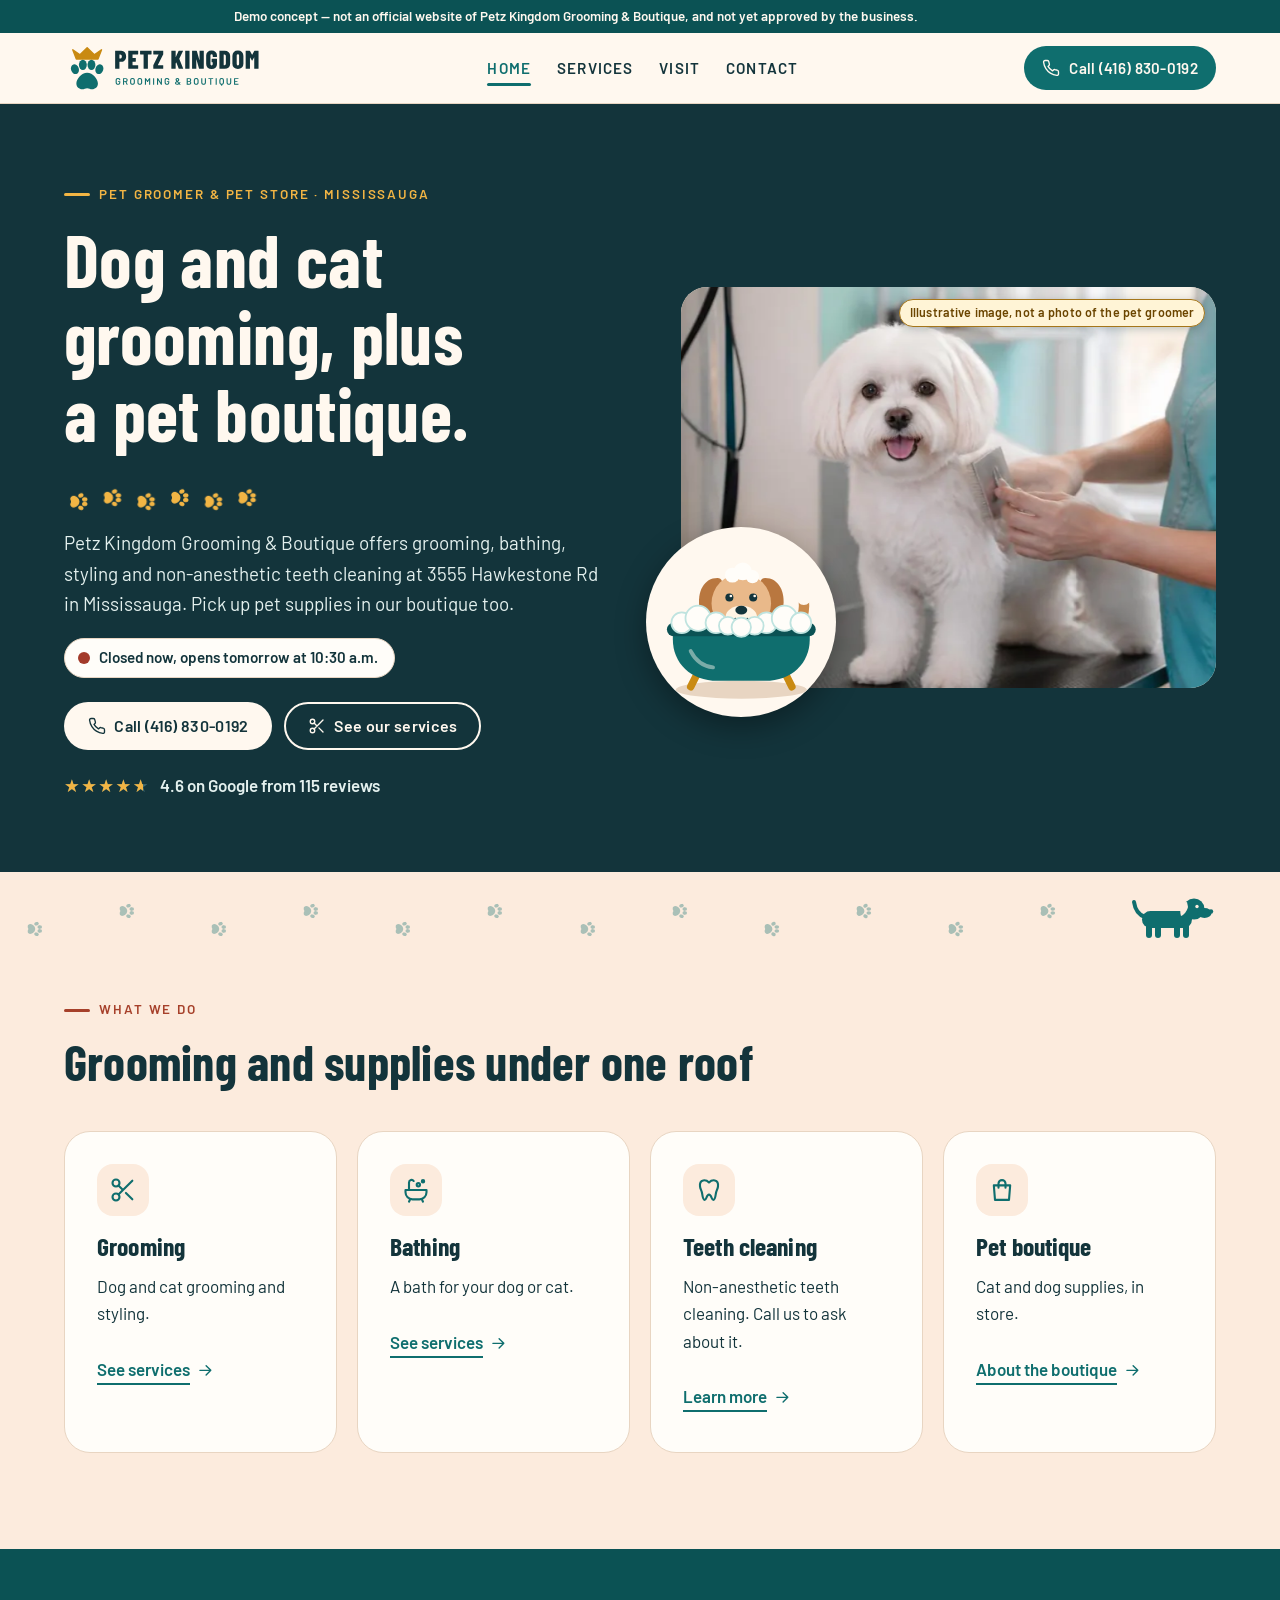
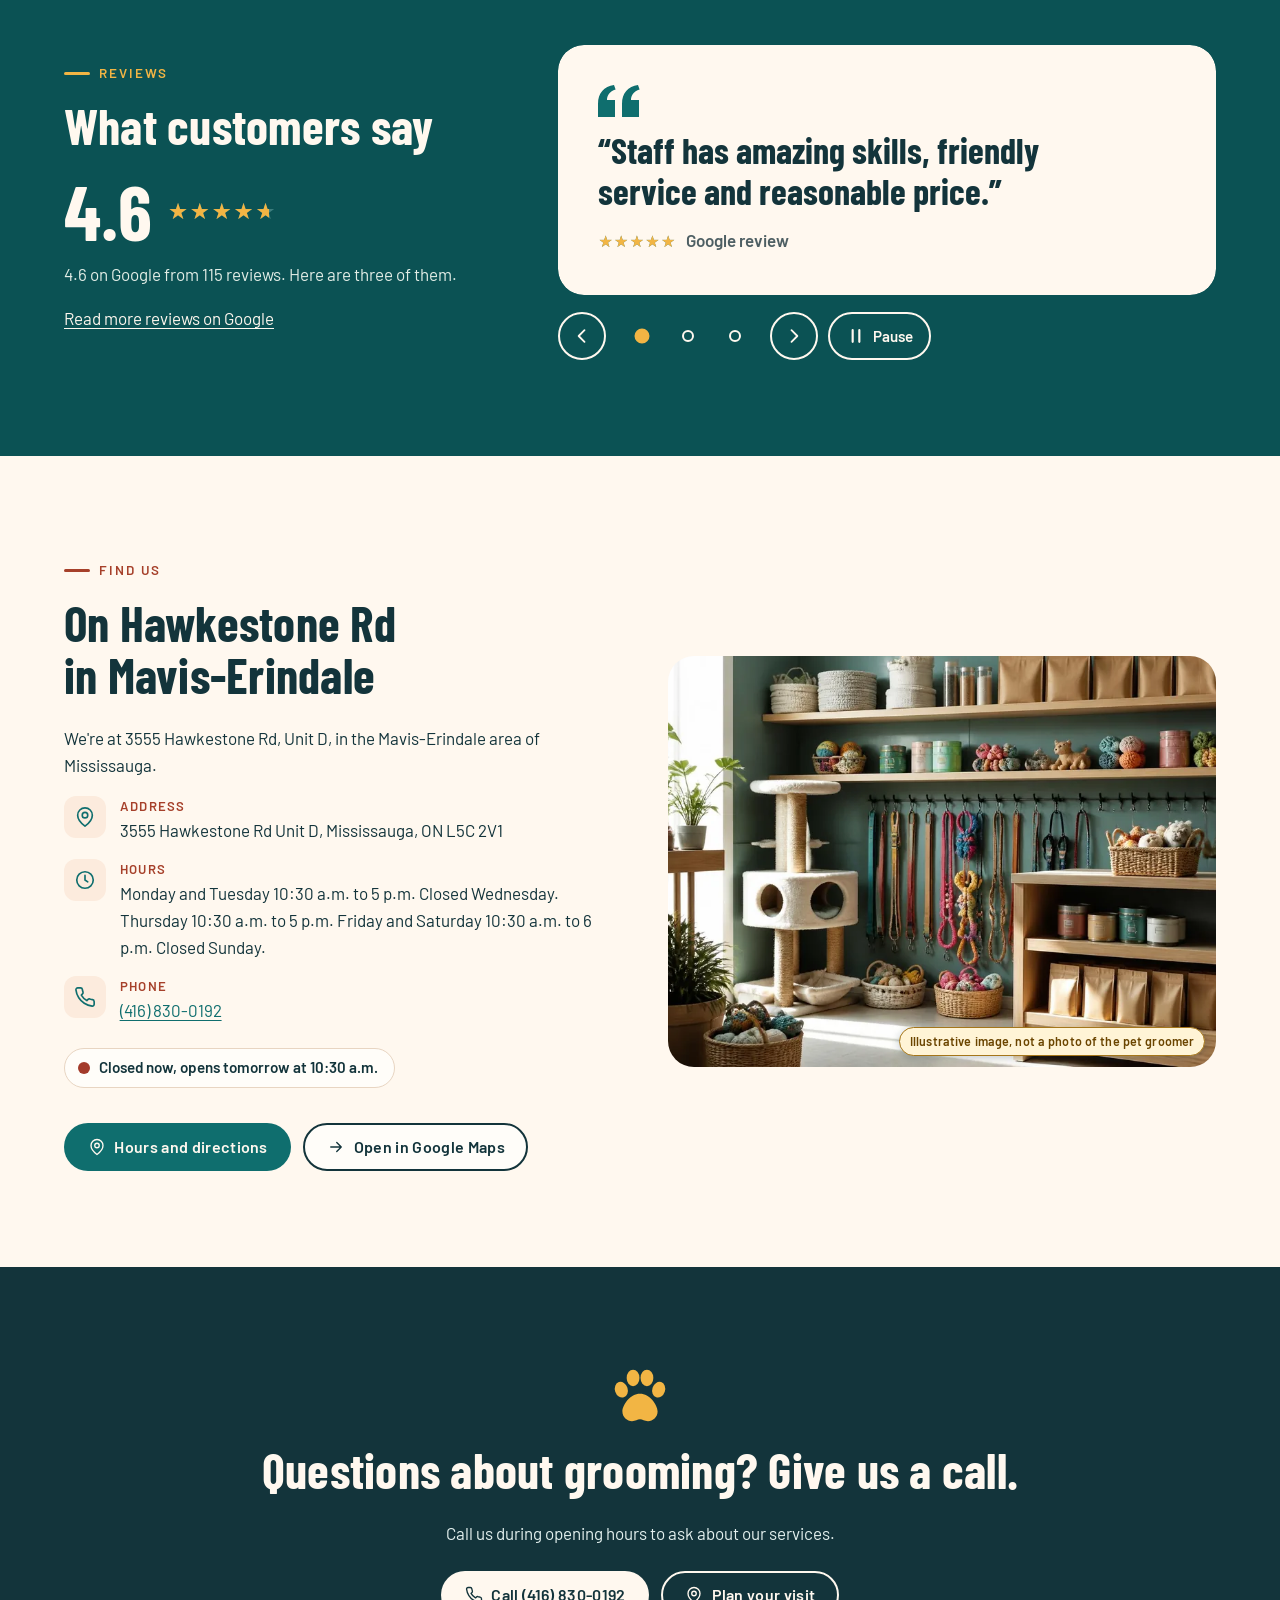
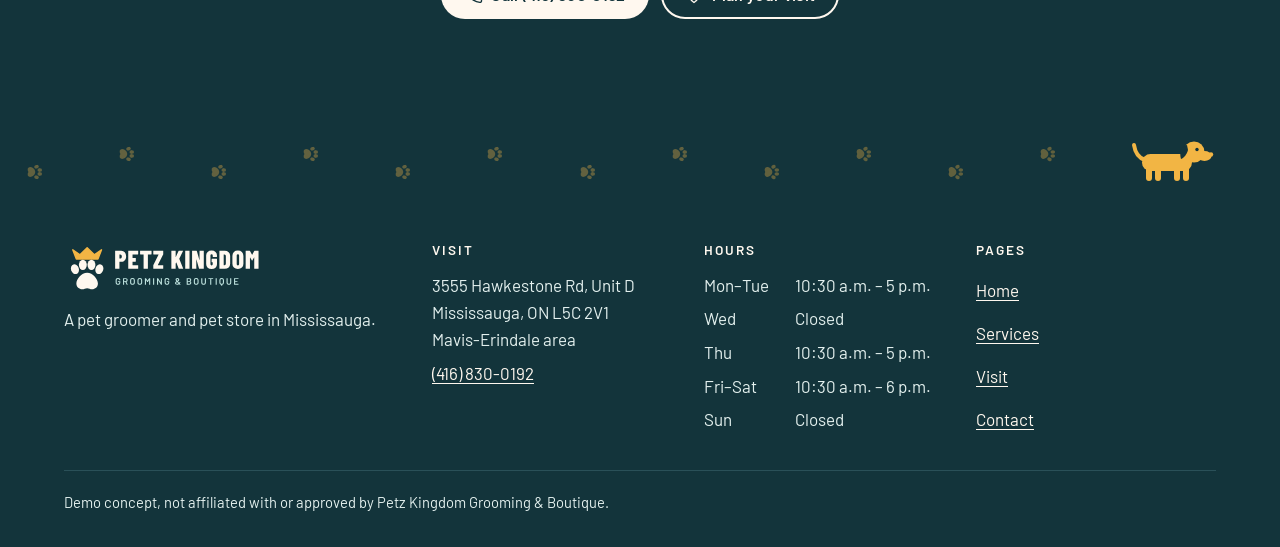
<file: index.html>
<!DOCTYPE html>
<html lang="en-CA">
<head>
  <meta charset="utf-8">
  <meta name="viewport" content="width=device-width, initial-scale=1, viewport-fit=cover">
  <script>document.documentElement.classList.add("js")</script>
  <title>Petz Kingdom Grooming &amp; Boutique | Pet Groomer in Mississauga (demo concept)</title>
  <meta name="description" content="Demo concept website for Petz Kingdom Grooming &amp; Boutique, a pet groomer and pet store in Mississauga — not the official site. Grooming and a pet boutique.">
  <meta property="og:type" content="website">
  <meta property="og:site_name" content="Petz Kingdom Grooming &amp; Boutique (demo concept)">
  <meta property="og:locale" content="en_CA">
  <meta property="og:title" content="Petz Kingdom Grooming &amp; Boutique | Pet Groomer in Mississauga (demo concept)">
  <meta property="og:description" content="Demo concept website for Petz Kingdom Grooming &amp; Boutique, a pet groomer and pet store in Mississauga — not the official site. Grooming and a pet boutique.">
  <meta property="og:url" content="https://mikelagumbay22.github.io/petz-kingdom-demo/">
  <meta property="og:image" content="https://mikelagumbay22.github.io/petz-kingdom-demo/img/og-image.jpg">
  <meta property="og:image:type" content="image/jpeg">
  <meta property="og:image:width" content="1200">
  <meta property="og:image:height" content="630">
  <meta property="og:image:alt" content="Demo concept, not the official site. A small white dog on a grooming table being brushed (illustrative image, not a photo of the pet groomer)">
  <meta name="twitter:card" content="summary_large_image">
  <meta name="twitter:title" content="Petz Kingdom Grooming &amp; Boutique | Pet Groomer in Mississauga (demo concept)">
  <meta name="twitter:description" content="Demo concept website for Petz Kingdom Grooming &amp; Boutique, a pet groomer and pet store in Mississauga — not the official site. Grooming and a pet boutique.">
  <meta name="twitter:image" content="https://mikelagumbay22.github.io/petz-kingdom-demo/img/og-image.jpg">
  <meta name="twitter:image:alt" content="Demo concept, not the official site. A small white dog on a grooming table being brushed (illustrative image, not a photo of the pet groomer)">
  <meta name="robots" content="noindex, nofollow">
  <meta name="theme-color" content="#13343B">
  <link rel="preload" href="fonts/barlowcondensed-700-latin.woff2" as="font" type="font/woff2" crossorigin>
  <link rel="preload" href="fonts/barlow-400-latin.woff2" as="font" type="font/woff2" crossorigin>
  <link rel="preload" href="fonts/barlow-600-latin.woff2" as="font" type="font/woff2" crossorigin>
  <link rel="stylesheet" href="css/site.css?v=2fdeeff4">
  <link rel="icon" href="img/favicon.ico" sizes="any">
  <link rel="icon" type="image/png" sizes="512x512" href="img/favicon-512.png">
  <link rel="apple-touch-icon" href="img/apple-touch-icon.png">
  <script type="application/ld+json">{"@context": "https://schema.org", "@type": "PetStore", "name": "Petz Kingdom Grooming & Boutique", "telephone": "+1-416-830-0192", "address": {"@type": "PostalAddress", "streetAddress": "3555 Hawkestone Rd, Unit D", "addressLocality": "Mississauga", "addressRegion": "ON", "postalCode": "L5C 2V1", "addressCountry": "CA"}, "openingHoursSpecification": [{"@type": "OpeningHoursSpecification", "dayOfWeek": ["Monday", "Tuesday", "Thursday"], "opens": "10:30", "closes": "17:00"}, {"@type": "OpeningHoursSpecification", "dayOfWeek": ["Friday", "Saturday"], "opens": "10:30", "closes": "18:00"}], "image": "https://mikelagumbay22.github.io/petz-kingdom-demo/img/logo.png"}</script>
</head>
<body class="page-home" data-hours='[{"day": "Monday", "display": "10:30 a.m. – 5 p.m.", "closed": false, "opens": "10:30", "closes": "17:00"}, {"day": "Tuesday", "display": "10:30 a.m. – 5 p.m.", "closed": false, "opens": "10:30", "closes": "17:00"}, {"day": "Wednesday", "display": "Closed", "closed": true, "opens": "", "closes": ""}, {"day": "Thursday", "display": "10:30 a.m. – 5 p.m.", "closed": false, "opens": "10:30", "closes": "17:00"}, {"day": "Friday", "display": "10:30 a.m. – 6 p.m.", "closed": false, "opens": "10:30", "closes": "18:00"}, {"day": "Saturday", "display": "10:30 a.m. – 6 p.m.", "closed": false, "opens": "10:30", "closes": "18:00"}, {"day": "Sunday", "display": "Closed", "closed": true, "opens": "", "closes": ""}]'>
<aside class="demo-banner" aria-label="Demo notice">
  <p class="container">Demo concept — not an official website of Petz Kingdom Grooming &amp; Boutique, and not yet approved by the business.</p>
</aside>
<a class="skip-link" href="#main">Skip to content</a>
<header class="site-header">
  <div class="container header-inner">
    <a class="brand" href="index.html" aria-current="page">
      <img src="img/logo.svg" alt="Petz Kingdom Grooming &amp; Boutique, home" width="237" height="60">
    </a>
    <nav class="site-nav desktop-nav" aria-label="Main">
      <ul>
        <li><a href="index.html" aria-current="page">Home</a></li>
        <li><a href="services.html">Services</a></li>
        <li><a href="visit.html">Visit</a></li>
        <li><a href="contact.html">Contact</a></li>
      </ul>
    </nav>
    <div class="header-actions">
      <a class="btn btn--primary btn--sm header-cta" href="tel:+14168300192"><svg viewBox="0 0 24 24" fill="none" stroke="currentColor" stroke-width="1.8" stroke-linecap="round" stroke-linejoin="round" aria-hidden="true" focusable="false"><path d="M22 16.9v3a2 2 0 0 1-2.2 2 19.8 19.8 0 0 1-8.6-3.1 19.5 19.5 0 0 1-6-6A19.8 19.8 0 0 1 2.1 4.2 2 2 0 0 1 4.1 2h3a2 2 0 0 1 2 1.7c.1 1 .4 1.9.7 2.8a2 2 0 0 1-.5 2.1L8 9.9a16 16 0 0 0 6 6l1.3-1.3a2 2 0 0 1 2.1-.4c.9.3 1.8.6 2.8.7a2 2 0 0 1 1.7 2z"/></svg>Call (416) 830-0192</a>
      <button type="button" class="menu-toggle" id="menu-toggle" aria-controls="mobile-nav" aria-expanded="false">
        <span class="burger" aria-hidden="true"><span></span><span></span><span></span></span>
        <span class="menu-toggle__label">Menu</span>
      </button>
    </div>
  </div>
  <div class="mobile-nav" id="mobile-nav" hidden>
    <nav aria-label="Mobile">
      <ul>
        <li style="--i:0"><a href="index.html" aria-current="page">Home</a></li>
        <li style="--i:1"><a href="services.html">Services</a></li>
        <li style="--i:2"><a href="visit.html">Visit</a></li>
        <li style="--i:3"><a href="contact.html">Contact</a></li>
        <li style="--i:4"><a class="mobile-nav__cta" href="tel:+14168300192"><svg viewBox="0 0 24 24" fill="none" stroke="currentColor" stroke-width="1.8" stroke-linecap="round" stroke-linejoin="round" aria-hidden="true" focusable="false"><path d="M22 16.9v3a2 2 0 0 1-2.2 2 19.8 19.8 0 0 1-8.6-3.1 19.5 19.5 0 0 1-6-6A19.8 19.8 0 0 1 2.1 4.2 2 2 0 0 1 4.1 2h3a2 2 0 0 1 2 1.7c.1 1 .4 1.9.7 2.8a2 2 0 0 1-.5 2.1L8 9.9a16 16 0 0 0 6 6l1.3-1.3a2 2 0 0 1 2.1-.4c.9.3 1.8.6 2.8.7a2 2 0 0 1 1.7 2z"/></svg>Call (416) 830-0192</a></li>
      </ul>
    </nav>
  </div>
</header>
<main id="main">

<section class="hero on-dark" aria-labelledby="hero-title">
  <div class="container hero__grid">
    <div class="hero__copy">
      <p class="eyebrow">Pet groomer &amp; pet store · Mississauga</p>
      <h1 id="hero-title">Dog and cat grooming, plus a pet boutique.</h1>
      <svg class="headline-paws" viewBox="0 0 210 26" aria-hidden="true" focusable="false"><g transform="translate(4 4) rotate(90 11 11) scale(.9)"><g class="hp" style="--i:0" fill="currentColor"><ellipse cx="5" cy="10" rx="2.4" ry="3" transform="rotate(-18 5 10)"/><ellipse cx="9.4" cy="5.6" rx="2.4" ry="3.1"/><ellipse cx="14.6" cy="5.6" rx="2.4" ry="3.1"/><ellipse cx="19" cy="10" rx="2.4" ry="3" transform="rotate(18 19 10)"/><path d="M12 11.5c3.6 0 6.6 4.1 6.6 6.7 0 2.2-1.8 3.6-3.6 3.6-1.4 0-2-.7-3-.7s-1.6.7-3 .7c-1.8 0-3.6-1.4-3.6-3.6 0-2.6 3-6.7 6.6-6.7z"/></g></g><g transform="translate(38 0) rotate(90 11 11) scale(.9)"><g class="hp" style="--i:1" fill="currentColor"><ellipse cx="5" cy="10" rx="2.4" ry="3" transform="rotate(-18 5 10)"/><ellipse cx="9.4" cy="5.6" rx="2.4" ry="3.1"/><ellipse cx="14.6" cy="5.6" rx="2.4" ry="3.1"/><ellipse cx="19" cy="10" rx="2.4" ry="3" transform="rotate(18 19 10)"/><path d="M12 11.5c3.6 0 6.6 4.1 6.6 6.7 0 2.2-1.8 3.6-3.6 3.6-1.4 0-2-.7-3-.7s-1.6.7-3 .7c-1.8 0-3.6-1.4-3.6-3.6 0-2.6 3-6.7 6.6-6.7z"/></g></g><g transform="translate(72 4) rotate(90 11 11) scale(.9)"><g class="hp" style="--i:2" fill="currentColor"><ellipse cx="5" cy="10" rx="2.4" ry="3" transform="rotate(-18 5 10)"/><ellipse cx="9.4" cy="5.6" rx="2.4" ry="3.1"/><ellipse cx="14.6" cy="5.6" rx="2.4" ry="3.1"/><ellipse cx="19" cy="10" rx="2.4" ry="3" transform="rotate(18 19 10)"/><path d="M12 11.5c3.6 0 6.6 4.1 6.6 6.7 0 2.2-1.8 3.6-3.6 3.6-1.4 0-2-.7-3-.7s-1.6.7-3 .7c-1.8 0-3.6-1.4-3.6-3.6 0-2.6 3-6.7 6.6-6.7z"/></g></g><g transform="translate(106 0) rotate(90 11 11) scale(.9)"><g class="hp" style="--i:3" fill="currentColor"><ellipse cx="5" cy="10" rx="2.4" ry="3" transform="rotate(-18 5 10)"/><ellipse cx="9.4" cy="5.6" rx="2.4" ry="3.1"/><ellipse cx="14.6" cy="5.6" rx="2.4" ry="3.1"/><ellipse cx="19" cy="10" rx="2.4" ry="3" transform="rotate(18 19 10)"/><path d="M12 11.5c3.6 0 6.6 4.1 6.6 6.7 0 2.2-1.8 3.6-3.6 3.6-1.4 0-2-.7-3-.7s-1.6.7-3 .7c-1.8 0-3.6-1.4-3.6-3.6 0-2.6 3-6.7 6.6-6.7z"/></g></g><g transform="translate(140 4) rotate(90 11 11) scale(.9)"><g class="hp" style="--i:4" fill="currentColor"><ellipse cx="5" cy="10" rx="2.4" ry="3" transform="rotate(-18 5 10)"/><ellipse cx="9.4" cy="5.6" rx="2.4" ry="3.1"/><ellipse cx="14.6" cy="5.6" rx="2.4" ry="3.1"/><ellipse cx="19" cy="10" rx="2.4" ry="3" transform="rotate(18 19 10)"/><path d="M12 11.5c3.6 0 6.6 4.1 6.6 6.7 0 2.2-1.8 3.6-3.6 3.6-1.4 0-2-.7-3-.7s-1.6.7-3 .7c-1.8 0-3.6-1.4-3.6-3.6 0-2.6 3-6.7 6.6-6.7z"/></g></g><g transform="translate(174 0) rotate(90 11 11) scale(.9)"><g class="hp" style="--i:5" fill="currentColor"><ellipse cx="5" cy="10" rx="2.4" ry="3" transform="rotate(-18 5 10)"/><ellipse cx="9.4" cy="5.6" rx="2.4" ry="3.1"/><ellipse cx="14.6" cy="5.6" rx="2.4" ry="3.1"/><ellipse cx="19" cy="10" rx="2.4" ry="3" transform="rotate(18 19 10)"/><path d="M12 11.5c3.6 0 6.6 4.1 6.6 6.7 0 2.2-1.8 3.6-3.6 3.6-1.4 0-2-.7-3-.7s-1.6.7-3 .7c-1.8 0-3.6-1.4-3.6-3.6 0-2.6 3-6.7 6.6-6.7z"/></g></g>
</svg>
      <p class="lead">Petz Kingdom Grooming &amp; Boutique offers grooming, bathing, styling and non-anesthetic teeth cleaning at 3555 Hawkestone Rd in Mississauga. Pick up pet supplies in our boutique too.</p>
      <p class="status hero__status" data-status data-state="neutral"><span class="status__dot" aria-hidden="true"></span><span class="status__text">Open Mon, Tue and Thu–Sat from 10:30 a.m.</span></p>
      <div class="btn-row">
        <a class="btn btn--light" href="tel:+14168300192"><svg viewBox="0 0 24 24" fill="none" stroke="currentColor" stroke-width="1.8" stroke-linecap="round" stroke-linejoin="round" aria-hidden="true" focusable="false"><path d="M22 16.9v3a2 2 0 0 1-2.2 2 19.8 19.8 0 0 1-8.6-3.1 19.5 19.5 0 0 1-6-6A19.8 19.8 0 0 1 2.1 4.2 2 2 0 0 1 4.1 2h3a2 2 0 0 1 2 1.7c.1 1 .4 1.9.7 2.8a2 2 0 0 1-.5 2.1L8 9.9a16 16 0 0 0 6 6l1.3-1.3a2 2 0 0 1 2.1-.4c.9.3 1.8.6 2.8.7a2 2 0 0 1 1.7 2z"/></svg>Call (416) 830-0192</a>
        <a class="btn btn--outline-light" href="services.html"><svg viewBox="0 0 24 24" fill="none" stroke="currentColor" stroke-width="1.8" stroke-linecap="round" stroke-linejoin="round" aria-hidden="true" focusable="false"><circle cx="6" cy="6" r="3"/><circle cx="6" cy="18" r="3"/><path d="M20 4 8.1 15.9M14.5 14.5 20 20M8.1 8.1 12 12"/></svg>See our services</a>
      </div>
      <p class="rating-line"><span class="stars" role="img" aria-label="4.6 out of 5 stars" style="--fill: 92.0%"><span class="stars__base" aria-hidden="true">★★★★★</span><span class="stars__fill" aria-hidden="true">★★★★★</span></span><span>4.6 on Google from 115 reviews</span></p>
    </div>
    <div class="hero__art">
      <div class="media media--hero" style="--focus: 45% 45%" data-parallax><span class="ph-badge image-badge">Illustrative image, not a photo of the pet groomer</span>
  <img src="img/hero-800.webp" srcset="img/hero-480.webp 480w, img/hero-800.webp 800w, img/hero-1200.webp 1200w, img/hero-1536.webp 1536w" sizes="(min-width: 900px) 560px, 92vw" width="1536" height="1024" alt="A small white dog standing on a grooming table while a groomer brushes its coat" fetchpriority="high" decoding="async">
</div>
      <div class="pup-badge"><div class="pup" aria-hidden="true">
  <svg class="pup__tail" viewBox="0 0 120 120" focusable="false"><path d="M93 70c6-4 10-12 9-22" fill="none" stroke="#C98B4E" stroke-width="7" stroke-linecap="round"/><circle cx="102" cy="46" r="5" fill="#FFF8EF"/></svg>
  <svg class="pup__ear pup__ear--l" viewBox="0 0 120 120" focusable="false"><path d="M44 33c-9 0-14 9-12 21 1 5 6 7 9 3l6-17c1-4 0-7-3-7z" fill="#B9773F"/></svg>
  <svg class="pup__ear pup__ear--r" viewBox="0 0 120 120" focusable="false"><path d="M76 33c9 0 14 9 12 21-1 5-6 7-9 3l-6-17c-1-4 0-7 3-7z" fill="#B9773F"/></svg>
  <svg class="pup__head" viewBox="0 0 120 120" focusable="false">
    <circle cx="60" cy="50" r="20" fill="#E9B98A"/>
    <ellipse cx="60" cy="59" rx="10.5" ry="7.5" fill="#FFF4E4"/>
    <ellipse cx="60" cy="54.5" rx="4" ry="3" fill="#13343B"/>
    <path d="M56 60.5q4 3 8 0" fill="none" stroke="#13343B" stroke-width="1.6" stroke-linecap="round"/>
    <circle cx="52" cy="46" r="2.7" fill="#13343B"/><circle cx="68" cy="46" r="2.7" fill="#13343B"/>
    <circle cx="53" cy="45" r=".9" fill="#FFF8EF"/><circle cx="69" cy="45" r=".9" fill="#FFF8EF"/>
    <circle cx="54" cy="31" r="5" fill="#FFFDF9"/><circle cx="61" cy="28.5" r="6" fill="#FFFDF9"/><circle cx="67.5" cy="32" r="4.5" fill="#FFFDF9"/>
  </svg>
  <svg class="pup__tub" viewBox="0 0 120 120" focusable="false">
    <ellipse cx="60" cy="108" rx="44" ry="6" fill="#E8D5C2"/>
    <path d="M30 98l-4 8M90 98l4 8" stroke="#C98A12" stroke-width="5" stroke-linecap="round"/>
    <path d="M14 68h92v6c0 16-12 28-30 28H44c-18 0-30-12-30-28z" fill="#0F6E6E"/>
    <rect x="10" y="63" width="100" height="9" rx="4.5" fill="#0B5254"/>
    <path d="M26 82c3 6 8 10 15 11" fill="none" stroke="#FFF8EF" stroke-width="2.6" stroke-linecap="round" opacity=".45"/>
  </svg>
  <svg class="pup__foam" viewBox="0 0 120 120" focusable="false">
    <g fill="#FFFDF9" stroke="#BFE3DF" stroke-width="1.2">
      <circle cx="20" cy="63" r="7"/><circle cx="31" cy="60" r="8.5"/><circle cx="43" cy="63" r="7"/><circle cx="77" cy="63" r="7"/><circle cx="89" cy="60" r="8.5"/><circle cx="100" cy="63" r="7"/>
      <circle cx="51" cy="65" r="6"/><circle cx="69" cy="65" r="6"/><circle cx="60" cy="66" r="6.5"/>
    </g>
  </svg>
  <span class="pup__bubble" style="left:14%;top:30%;width:11%;--i:0"></span>
  <span class="pup__bubble" style="left:78%;top:18%;width:9%;--i:1"></span>
  <span class="pup__bubble" style="left:88%;top:36%;width:13%;--i:2"></span>
  <span class="pup__bubble" style="left:26%;top:12%;width:8%;--i:3"></span>
  <span class="pup__bubble" style="left:52%;top:6%;width:10%;--i:4"></span>
</div></div>
    </div>
  </div>
</section>
<div class="trail trail--alt" aria-hidden="true" data-trail>
  <div class="trail__prints">
    <svg class="trail__print" style="left:2.0%;--i:0" viewBox="0 0 24 24" fill="currentColor" focusable="false"><ellipse cx="5" cy="10" rx="2.4" ry="3" transform="rotate(-18 5 10)"/><ellipse cx="9.4" cy="5.6" rx="2.4" ry="3.1"/><ellipse cx="14.6" cy="5.6" rx="2.4" ry="3.1"/><ellipse cx="19" cy="10" rx="2.4" ry="3" transform="rotate(18 19 10)"/><path d="M12 11.5c3.6 0 6.6 4.1 6.6 6.7 0 2.2-1.8 3.6-3.6 3.6-1.4 0-2-.7-3-.7s-1.6.7-3 .7c-1.8 0-3.6-1.4-3.6-3.6 0-2.6 3-6.7 6.6-6.7z"/></svg>
    <svg class="trail__print is-up" style="left:9.2%;--i:1" viewBox="0 0 24 24" fill="currentColor" focusable="false"><ellipse cx="5" cy="10" rx="2.4" ry="3" transform="rotate(-18 5 10)"/><ellipse cx="9.4" cy="5.6" rx="2.4" ry="3.1"/><ellipse cx="14.6" cy="5.6" rx="2.4" ry="3.1"/><ellipse cx="19" cy="10" rx="2.4" ry="3" transform="rotate(18 19 10)"/><path d="M12 11.5c3.6 0 6.6 4.1 6.6 6.7 0 2.2-1.8 3.6-3.6 3.6-1.4 0-2-.7-3-.7s-1.6.7-3 .7c-1.8 0-3.6-1.4-3.6-3.6 0-2.6 3-6.7 6.6-6.7z"/></svg>
    <svg class="trail__print" style="left:16.4%;--i:2" viewBox="0 0 24 24" fill="currentColor" focusable="false"><ellipse cx="5" cy="10" rx="2.4" ry="3" transform="rotate(-18 5 10)"/><ellipse cx="9.4" cy="5.6" rx="2.4" ry="3.1"/><ellipse cx="14.6" cy="5.6" rx="2.4" ry="3.1"/><ellipse cx="19" cy="10" rx="2.4" ry="3" transform="rotate(18 19 10)"/><path d="M12 11.5c3.6 0 6.6 4.1 6.6 6.7 0 2.2-1.8 3.6-3.6 3.6-1.4 0-2-.7-3-.7s-1.6.7-3 .7c-1.8 0-3.6-1.4-3.6-3.6 0-2.6 3-6.7 6.6-6.7z"/></svg>
    <svg class="trail__print is-up" style="left:23.6%;--i:3" viewBox="0 0 24 24" fill="currentColor" focusable="false"><ellipse cx="5" cy="10" rx="2.4" ry="3" transform="rotate(-18 5 10)"/><ellipse cx="9.4" cy="5.6" rx="2.4" ry="3.1"/><ellipse cx="14.6" cy="5.6" rx="2.4" ry="3.1"/><ellipse cx="19" cy="10" rx="2.4" ry="3" transform="rotate(18 19 10)"/><path d="M12 11.5c3.6 0 6.6 4.1 6.6 6.7 0 2.2-1.8 3.6-3.6 3.6-1.4 0-2-.7-3-.7s-1.6.7-3 .7c-1.8 0-3.6-1.4-3.6-3.6 0-2.6 3-6.7 6.6-6.7z"/></svg>
    <svg class="trail__print" style="left:30.8%;--i:4" viewBox="0 0 24 24" fill="currentColor" focusable="false"><ellipse cx="5" cy="10" rx="2.4" ry="3" transform="rotate(-18 5 10)"/><ellipse cx="9.4" cy="5.6" rx="2.4" ry="3.1"/><ellipse cx="14.6" cy="5.6" rx="2.4" ry="3.1"/><ellipse cx="19" cy="10" rx="2.4" ry="3" transform="rotate(18 19 10)"/><path d="M12 11.5c3.6 0 6.6 4.1 6.6 6.7 0 2.2-1.8 3.6-3.6 3.6-1.4 0-2-.7-3-.7s-1.6.7-3 .7c-1.8 0-3.6-1.4-3.6-3.6 0-2.6 3-6.7 6.6-6.7z"/></svg>
    <svg class="trail__print is-up" style="left:38.0%;--i:5" viewBox="0 0 24 24" fill="currentColor" focusable="false"><ellipse cx="5" cy="10" rx="2.4" ry="3" transform="rotate(-18 5 10)"/><ellipse cx="9.4" cy="5.6" rx="2.4" ry="3.1"/><ellipse cx="14.6" cy="5.6" rx="2.4" ry="3.1"/><ellipse cx="19" cy="10" rx="2.4" ry="3" transform="rotate(18 19 10)"/><path d="M12 11.5c3.6 0 6.6 4.1 6.6 6.7 0 2.2-1.8 3.6-3.6 3.6-1.4 0-2-.7-3-.7s-1.6.7-3 .7c-1.8 0-3.6-1.4-3.6-3.6 0-2.6 3-6.7 6.6-6.7z"/></svg>
    <svg class="trail__print" style="left:45.2%;--i:6" viewBox="0 0 24 24" fill="currentColor" focusable="false"><ellipse cx="5" cy="10" rx="2.4" ry="3" transform="rotate(-18 5 10)"/><ellipse cx="9.4" cy="5.6" rx="2.4" ry="3.1"/><ellipse cx="14.6" cy="5.6" rx="2.4" ry="3.1"/><ellipse cx="19" cy="10" rx="2.4" ry="3" transform="rotate(18 19 10)"/><path d="M12 11.5c3.6 0 6.6 4.1 6.6 6.7 0 2.2-1.8 3.6-3.6 3.6-1.4 0-2-.7-3-.7s-1.6.7-3 .7c-1.8 0-3.6-1.4-3.6-3.6 0-2.6 3-6.7 6.6-6.7z"/></svg>
    <svg class="trail__print is-up" style="left:52.4%;--i:7" viewBox="0 0 24 24" fill="currentColor" focusable="false"><ellipse cx="5" cy="10" rx="2.4" ry="3" transform="rotate(-18 5 10)"/><ellipse cx="9.4" cy="5.6" rx="2.4" ry="3.1"/><ellipse cx="14.6" cy="5.6" rx="2.4" ry="3.1"/><ellipse cx="19" cy="10" rx="2.4" ry="3" transform="rotate(18 19 10)"/><path d="M12 11.5c3.6 0 6.6 4.1 6.6 6.7 0 2.2-1.8 3.6-3.6 3.6-1.4 0-2-.7-3-.7s-1.6.7-3 .7c-1.8 0-3.6-1.4-3.6-3.6 0-2.6 3-6.7 6.6-6.7z"/></svg>
    <svg class="trail__print" style="left:59.6%;--i:8" viewBox="0 0 24 24" fill="currentColor" focusable="false"><ellipse cx="5" cy="10" rx="2.4" ry="3" transform="rotate(-18 5 10)"/><ellipse cx="9.4" cy="5.6" rx="2.4" ry="3.1"/><ellipse cx="14.6" cy="5.6" rx="2.4" ry="3.1"/><ellipse cx="19" cy="10" rx="2.4" ry="3" transform="rotate(18 19 10)"/><path d="M12 11.5c3.6 0 6.6 4.1 6.6 6.7 0 2.2-1.8 3.6-3.6 3.6-1.4 0-2-.7-3-.7s-1.6.7-3 .7c-1.8 0-3.6-1.4-3.6-3.6 0-2.6 3-6.7 6.6-6.7z"/></svg>
    <svg class="trail__print is-up" style="left:66.8%;--i:9" viewBox="0 0 24 24" fill="currentColor" focusable="false"><ellipse cx="5" cy="10" rx="2.4" ry="3" transform="rotate(-18 5 10)"/><ellipse cx="9.4" cy="5.6" rx="2.4" ry="3.1"/><ellipse cx="14.6" cy="5.6" rx="2.4" ry="3.1"/><ellipse cx="19" cy="10" rx="2.4" ry="3" transform="rotate(18 19 10)"/><path d="M12 11.5c3.6 0 6.6 4.1 6.6 6.7 0 2.2-1.8 3.6-3.6 3.6-1.4 0-2-.7-3-.7s-1.6.7-3 .7c-1.8 0-3.6-1.4-3.6-3.6 0-2.6 3-6.7 6.6-6.7z"/></svg>
    <svg class="trail__print" style="left:74.0%;--i:10" viewBox="0 0 24 24" fill="currentColor" focusable="false"><ellipse cx="5" cy="10" rx="2.4" ry="3" transform="rotate(-18 5 10)"/><ellipse cx="9.4" cy="5.6" rx="2.4" ry="3.1"/><ellipse cx="14.6" cy="5.6" rx="2.4" ry="3.1"/><ellipse cx="19" cy="10" rx="2.4" ry="3" transform="rotate(18 19 10)"/><path d="M12 11.5c3.6 0 6.6 4.1 6.6 6.7 0 2.2-1.8 3.6-3.6 3.6-1.4 0-2-.7-3-.7s-1.6.7-3 .7c-1.8 0-3.6-1.4-3.6-3.6 0-2.6 3-6.7 6.6-6.7z"/></svg>
    <svg class="trail__print is-up" style="left:81.2%;--i:11" viewBox="0 0 24 24" fill="currentColor" focusable="false"><ellipse cx="5" cy="10" rx="2.4" ry="3" transform="rotate(-18 5 10)"/><ellipse cx="9.4" cy="5.6" rx="2.4" ry="3.1"/><ellipse cx="14.6" cy="5.6" rx="2.4" ry="3.1"/><ellipse cx="19" cy="10" rx="2.4" ry="3" transform="rotate(18 19 10)"/><path d="M12 11.5c3.6 0 6.6 4.1 6.6 6.7 0 2.2-1.8 3.6-3.6 3.6-1.4 0-2-.7-3-.7s-1.6.7-3 .7c-1.8 0-3.6-1.4-3.6-3.6 0-2.6 3-6.7 6.6-6.7z"/></svg>
  </div>
  <div class="container" style="position:relative;height:100%;container-type:inline-size">
    <svg class="trail__dog" viewBox="0 0 90 50" focusable="false">
      <g class="tail"><path d="M21 23c-6-2-10-8-11-15" fill="none" stroke="currentColor" stroke-width="4" stroke-linecap="round"/></g>
      <g class="leg leg--b"><rect x="22" y="28" width="6" height="16" rx="3" fill="currentColor"/><rect x="31" y="28" width="6" height="16" rx="3" fill="currentColor"/></g>
      <g class="leg leg--f"><rect x="50" y="28" width="6" height="16" rx="3" fill="currentColor"/><rect x="59" y="28" width="6" height="16" rx="3" fill="currentColor"/></g>
      <rect x="18" y="17" width="50" height="17" rx="8.5" fill="currentColor"/>
      <circle cx="70" cy="15" r="10.5" fill="currentColor"/>
      <ellipse cx="80.5" cy="19" rx="7" ry="5" fill="currentColor"/>
      <path d="M63 8c-6 1-8 7-6 14 3-1 6-5 7-9z" fill="var(--trail-bg)"/>
      <circle cx="73" cy="12.5" r="1.7" fill="var(--trail-bg)"/>
      <circle cx="87" cy="17.5" r="2.2" fill="currentColor"/>
    </svg>
  </div>
</div>

<section class="section section--alt" aria-labelledby="cards-title" style="padding-top:clamp(1.5rem,4vw,2.5rem)">
  <div class="container">
    <div class="section-head reveal">
      <p class="eyebrow">What we do</p>
      <h2 id="cards-title">Grooming and supplies under one roof</h2>
    </div>
    <ul class="card-grid card-grid--4">
      <li class="card tilt reveal" style="--d: 0.0s" data-tilt>
        <span class="icon-chip"><svg viewBox="0 0 24 24" fill="none" stroke="currentColor" stroke-width="1.8" stroke-linecap="round" stroke-linejoin="round" aria-hidden="true" focusable="false"><circle cx="6" cy="6" r="3"/><circle cx="6" cy="18" r="3"/><path d="M20 4 8.1 15.9M14.5 14.5 20 20M8.1 8.1 12 12"/></svg></span>
        <h3>Grooming</h3>
        <p>Dog and cat grooming and styling.</p>
        <a class="text-link" href="services.html"><span>See services</span><svg viewBox="0 0 24 24" fill="none" stroke="currentColor" stroke-width="1.8" stroke-linecap="round" stroke-linejoin="round" aria-hidden="true" focusable="false"><path d="M5 12h14M13 6l6 6-6 6"/></svg></a>
      </li>
      <li class="card tilt reveal" style="--d: 0.1s" data-tilt>
        <span class="icon-chip"><svg viewBox="0 0 24 24" fill="none" stroke="currentColor" stroke-width="1.8" stroke-linecap="round" stroke-linejoin="round" aria-hidden="true" focusable="false"><path d="M3 12h18v2a6 6 0 0 1-6 6H9a6 6 0 0 1-6-6z"/><path d="M6 12V5.5a2.2 2.2 0 0 1 4-1.2"/><path d="M7 20l-1 2M17 20l1 2"/><circle cx="14" cy="7.5" r="1.4"/><circle cx="18" cy="4.5" r="1"/></svg></span>
        <h3>Bathing</h3>
        <p>A bath for your dog or cat.</p>
        <a class="text-link" href="services.html#bathing"><span>See services</span><svg viewBox="0 0 24 24" fill="none" stroke="currentColor" stroke-width="1.8" stroke-linecap="round" stroke-linejoin="round" aria-hidden="true" focusable="false"><path d="M5 12h14M13 6l6 6-6 6"/></svg></a>
      </li>
      <li class="card tilt reveal" style="--d: 0.2s" data-tilt>
        <span class="icon-chip"><svg viewBox="0 0 24 24" fill="none" stroke="currentColor" stroke-width="1.8" stroke-linecap="round" stroke-linejoin="round" aria-hidden="true" focusable="false"><path d="M12 5.5C10.5 4 8.5 3.5 7 3.8 4.8 4.3 4 6.5 4.3 9c.3 2.3 1.4 3.5 1.8 6 .4 2.8.8 5.5 2.2 5.5 1.6 0 1.5-4.5 3.7-4.5s2.1 4.5 3.7 4.5c1.4 0 1.8-2.7 2.2-5.5.4-2.5 1.5-3.7 1.8-6 .3-2.5-.5-4.7-2.7-5.2-1.5-.3-3.5.2-5 1.7z"/></svg></span>
        <h3>Teeth cleaning</h3>
        <p>Non-anesthetic teeth cleaning. Call us to ask about it.</p>
        <a class="text-link" href="services.html#teeth"><span>Learn more</span><svg viewBox="0 0 24 24" fill="none" stroke="currentColor" stroke-width="1.8" stroke-linecap="round" stroke-linejoin="round" aria-hidden="true" focusable="false"><path d="M5 12h14M13 6l6 6-6 6"/></svg></a>
      </li>
      <li class="card tilt reveal" style="--d: 0.30000000000000004s" data-tilt>
        <span class="icon-chip"><svg viewBox="0 0 24 24" fill="none" stroke="currentColor" stroke-width="1.8" stroke-linecap="round" stroke-linejoin="round" aria-hidden="true" focusable="false"><path d="M5 8h14l-1 12.5H6z"/><path d="M9 10V6.5a3 3 0 0 1 6 0V10"/></svg></span>
        <h3>Pet boutique</h3>
        <p>Cat and dog supplies, in store.</p>
        <a class="text-link" href="services.html#boutique"><span>About the boutique</span><svg viewBox="0 0 24 24" fill="none" stroke="currentColor" stroke-width="1.8" stroke-linecap="round" stroke-linejoin="round" aria-hidden="true" focusable="false"><path d="M5 12h14M13 6l6 6-6 6"/></svg></a>
      </li>
    </ul>
  </div>
</section>
<section class="section reviews on-dark" id="reviews" aria-labelledby="reviews-title">
  <div class="container reviews__grid">
    <div class="reveal reveal-l">
      <p class="eyebrow">Reviews</p>
      <h2 id="reviews-title">What customers say</h2>
      <div class="score"><span class="score__num">4.6</span><span class="stars" role="img" aria-label="4.6 out of 5 stars on Google" style="--fill: 92.0%"><span class="stars__base" aria-hidden="true">★★★★★</span><span class="stars__fill" aria-hidden="true">★★★★★</span></span></div>
      <p class="muted-light">4.6 on Google from 115 reviews. Here are three of them.</p>
      <p><a href="https://www.google.com/maps/search/?api=1&amp;query=Petz%20Kingdom%20Grooming%20%26%20Boutique%2C%203555%20Hawkestone%20Rd%2C%20Mississauga%2C%20ON" target="_blank" rel="noopener">Read more reviews on Google<span class="visually-hidden"> (opens in a new tab)</span></a></p>
    </div>
    <div class="carousel reveal reveal-r" data-carousel role="region" aria-roledescription="carousel" aria-label="Customer reviews">
      <div class="carousel__viewport" id="review-slides" aria-live="off">
        <div class="slide is-active" role="group" aria-roledescription="slide" aria-label="1 of 3" data-slide><figure>
          <svg class="quote-mark" viewBox="0 0 42 32" aria-hidden="true" focusable="false"><path fill="currentColor" d="M0 32V19C0 8 6 1.5 16 0l1.6 4.4C11.5 6.2 9 10.3 9 15h8v17zm24 0V19C24 8 30 1.5 40 0l1.6 4.4C35.5 6.2 33 10.3 33 15h8v17z"/></svg>
          <blockquote><p>“Staff has amazing skills, friendly service and reasonable price.”</p></blockquote>
          <figcaption><span class="stars" role="img" aria-label="5 out of 5 stars" style="--fill: 100.0%"><span class="stars__base" aria-hidden="true">★★★★★</span><span class="stars__fill" aria-hidden="true">★★★★★</span></span><span>Google review</span></figcaption>
        </figure></div>
        <div class="slide" role="group" aria-roledescription="slide" aria-label="2 of 3" data-slide><figure>
          <svg class="quote-mark" viewBox="0 0 42 32" aria-hidden="true" focusable="false"><path fill="currentColor" d="M0 32V19C0 8 6 1.5 16 0l1.6 4.4C11.5 6.2 9 10.3 9 15h8v17zm24 0V19C24 8 30 1.5 40 0l1.6 4.4C35.5 6.2 33 10.3 33 15h8v17z"/></svg>
          <blockquote><p>“Also variety of cat &amp; dog supplies in store, all good brands with high quality.”</p></blockquote>
          <figcaption><span class="stars" role="img" aria-label="5 out of 5 stars" style="--fill: 100.0%"><span class="stars__base" aria-hidden="true">★★★★★</span><span class="stars__fill" aria-hidden="true">★★★★★</span></span><span>Google review</span></figcaption>
        </figure></div>
        <div class="slide" role="group" aria-roledescription="slide" aria-label="3 of 3" data-slide><figure>
          <svg class="quote-mark" viewBox="0 0 42 32" aria-hidden="true" focusable="false"><path fill="currentColor" d="M0 32V19C0 8 6 1.5 16 0l1.6 4.4C11.5 6.2 9 10.3 9 15h8v17zm24 0V19C24 8 30 1.5 40 0l1.6 4.4C35.5 6.2 33 10.3 33 15h8v17z"/></svg>
          <blockquote><p>“People working there are nice and place is well maintained and clean..”</p></blockquote>
          <figcaption><span class="stars" role="img" aria-label="5 out of 5 stars" style="--fill: 100.0%"><span class="stars__base" aria-hidden="true">★★★★★</span><span class="stars__fill" aria-hidden="true">★★★★★</span></span><span>Google review</span></figcaption>
        </figure></div>
      </div>
      <div class="carousel__controls">
        <button type="button" class="cbtn" data-prev aria-controls="review-slides"><svg viewBox="0 0 24 24" fill="none" stroke="currentColor" stroke-width="2.2" stroke-linecap="round" stroke-linejoin="round" aria-hidden="true" focusable="false"><path d="M15 5l-7 7 7 7"/></svg><span class="visually-hidden">Previous review</span></button>
        <div class="dots">
          <button type="button" class="dot" data-dot="0" aria-controls="review-slides" aria-current="true"><span></span><span class="visually-hidden">Show review 1</span></button>
          <button type="button" class="dot" data-dot="1" aria-controls="review-slides"><span></span><span class="visually-hidden">Show review 2</span></button>
          <button type="button" class="dot" data-dot="2" aria-controls="review-slides"><span></span><span class="visually-hidden">Show review 3</span></button>
        </div>
        <button type="button" class="cbtn" data-next aria-controls="review-slides"><svg viewBox="0 0 24 24" fill="none" stroke="currentColor" stroke-width="2.2" stroke-linecap="round" stroke-linejoin="round" aria-hidden="true" focusable="false"><path d="M9 5l7 7-7 7"/></svg><span class="visually-hidden">Next review</span></button>
        <button type="button" class="cbtn cbtn--pause" data-pause aria-controls="review-slides"><svg viewBox="0 0 24 24" fill="none" stroke="currentColor" stroke-width="2.6" stroke-linecap="round" stroke-linejoin="round" aria-hidden="true" focusable="false"><path d="M8 5v14M16 5v14"/></svg><span data-pause-label>Pause</span></button>
      </div>
    </div>
  </div>
</section>

<section class="section" aria-labelledby="visit-title">
  <div class="container split">
    <div class="reveal reveal-l">
      <p class="eyebrow">Find us</p>
      <h2 id="visit-title">On Hawkestone Rd in Mavis-Erindale</h2>
      <p>We&#39;re at 3555 Hawkestone Rd, Unit D, in the Mavis-Erindale area of Mississauga.</p>
      <ul class="info-list">
        <li><span class="ico"><svg viewBox="0 0 24 24" fill="none" stroke="currentColor" stroke-width="1.8" stroke-linecap="round" stroke-linejoin="round" aria-hidden="true" focusable="false"><path d="M20 10c0 6-8 12-8 12S4 16 4 10a8 8 0 0 1 16 0z"/><circle cx="12" cy="10" r="3"/></svg></span><div><span class="label">Address</span>3555 Hawkestone Rd Unit D, Mississauga, ON L5C 2V1</div></li>
        <li><span class="ico"><svg viewBox="0 0 24 24" fill="none" stroke="currentColor" stroke-width="1.8" stroke-linecap="round" stroke-linejoin="round" aria-hidden="true" focusable="false"><circle cx="12" cy="12" r="9"/><path d="M12 7v5l3 2"/></svg></span><div><span class="label">Hours</span>Monday and Tuesday 10:30 a.m. to 5 p.m. Closed Wednesday. Thursday 10:30 a.m. to 5 p.m. Friday and Saturday 10:30 a.m. to 6 p.m. Closed Sunday.</div></li>
        <li><span class="ico"><svg viewBox="0 0 24 24" fill="none" stroke="currentColor" stroke-width="1.8" stroke-linecap="round" stroke-linejoin="round" aria-hidden="true" focusable="false"><path d="M22 16.9v3a2 2 0 0 1-2.2 2 19.8 19.8 0 0 1-8.6-3.1 19.5 19.5 0 0 1-6-6A19.8 19.8 0 0 1 2.1 4.2 2 2 0 0 1 4.1 2h3a2 2 0 0 1 2 1.7c.1 1 .4 1.9.7 2.8a2 2 0 0 1-.5 2.1L8 9.9a16 16 0 0 0 6 6l1.3-1.3a2 2 0 0 1 2.1-.4c.9.3 1.8.6 2.8.7a2 2 0 0 1 1.7 2z"/></svg></span><div><span class="label">Phone</span><a href="tel:+14168300192">(416) 830-0192</a></div></li>
      </ul>
      <p class="status " data-status data-state="neutral"><span class="status__dot" aria-hidden="true"></span><span class="status__text">Open Mon, Tue and Thu–Sat from 10:30 a.m.</span></p>
      <div class="btn-row" style="margin-top:1.25rem">
        <a class="btn btn--primary" href="visit.html"><svg viewBox="0 0 24 24" fill="none" stroke="currentColor" stroke-width="1.8" stroke-linecap="round" stroke-linejoin="round" aria-hidden="true" focusable="false"><path d="M20 10c0 6-8 12-8 12S4 16 4 10a8 8 0 0 1 16 0z"/><circle cx="12" cy="10" r="3"/></svg>Hours and directions</a>
        <a class="btn btn--ghost" href="https://www.google.com/maps/dir/?api=1&amp;destination=Petz%20Kingdom%20Grooming%20%26%20Boutique%2C%203555%20Hawkestone%20Rd%20Unit%20D%2C%20Mississauga%2C%20ON%20L5C%202V1" target="_blank" rel="noopener"><svg viewBox="0 0 24 24" fill="none" stroke="currentColor" stroke-width="1.8" stroke-linecap="round" stroke-linejoin="round" aria-hidden="true" focusable="false"><path d="M5 12h14M13 6l6 6-6 6"/></svg>Open in Google Maps<span class="visually-hidden"> (opens in a new tab)</span></a>
      </div>
    </div>
    <div class="reveal reveal-r"><div class="media "><span class="ph-badge image-badge">Illustrative image, not a photo of the pet groomer</span>
  <img src="img/boutique-800.webp" srcset="img/boutique-480.webp 480w, img/boutique-800.webp 800w, img/boutique-1200.webp 1200w, img/boutique-1456.webp 1456w" sizes="(min-width: 900px) 540px, 92vw" width="1456" height="1088" alt="Shelves of pet toys, leashes, collars and supplies next to a cat tree" loading="lazy" decoding="async">
</div></div>
  </div>
</section>

<section class="section cta-band on-dark" aria-labelledby="home-cta-title">
  <div class="container reveal">
    <div class="mini-paw" aria-hidden="true">
  <svg class="mini-paw__icon" viewBox="0 0 24 24" fill="currentColor" focusable="false"><ellipse cx="5" cy="10" rx="2.4" ry="3" transform="rotate(-18 5 10)"/><ellipse cx="9.4" cy="5.6" rx="2.4" ry="3.1"/><ellipse cx="14.6" cy="5.6" rx="2.4" ry="3.1"/><ellipse cx="19" cy="10" rx="2.4" ry="3" transform="rotate(18 19 10)"/><path d="M12 11.5c3.6 0 6.6 4.1 6.6 6.7 0 2.2-1.8 3.6-3.6 3.6-1.4 0-2-.7-3-.7s-1.6.7-3 .7c-1.8 0-3.6-1.4-3.6-3.6 0-2.6 3-6.7 6.6-6.7z"/></svg>
  <span class="pup__bubble" style="left:4%;top:30%;width:18%;--i:0"></span>
  <span class="pup__bubble" style="left:72%;top:10%;width:14%;--i:1"></span>
  <span class="pup__bubble" style="left:80%;top:46%;width:11%;--i:2"></span>
</div>
    <h2 id="home-cta-title">Questions about grooming? Give us a call.</h2>
    <p>Call us during opening hours to ask about our services.</p>
    <div class="btn-row">
      <a class="btn btn--light" href="tel:+14168300192"><svg viewBox="0 0 24 24" fill="none" stroke="currentColor" stroke-width="1.8" stroke-linecap="round" stroke-linejoin="round" aria-hidden="true" focusable="false"><path d="M22 16.9v3a2 2 0 0 1-2.2 2 19.8 19.8 0 0 1-8.6-3.1 19.5 19.5 0 0 1-6-6A19.8 19.8 0 0 1 2.1 4.2 2 2 0 0 1 4.1 2h3a2 2 0 0 1 2 1.7c.1 1 .4 1.9.7 2.8a2 2 0 0 1-.5 2.1L8 9.9a16 16 0 0 0 6 6l1.3-1.3a2 2 0 0 1 2.1-.4c.9.3 1.8.6 2.8.7a2 2 0 0 1 1.7 2z"/></svg>Call (416) 830-0192</a>
      <a class="btn btn--outline-light" href="visit.html"><svg viewBox="0 0 24 24" fill="none" stroke="currentColor" stroke-width="1.8" stroke-linecap="round" stroke-linejoin="round" aria-hidden="true" focusable="false"><path d="M20 10c0 6-8 12-8 12S4 16 4 10a8 8 0 0 1 16 0z"/><circle cx="12" cy="10" r="3"/></svg>Plan your visit</a>
    </div>
  </div>
</section>

</main>
<div class="trail trail--dark" aria-hidden="true" data-trail>
  <div class="trail__prints">
    <svg class="trail__print" style="left:2.0%;--i:0" viewBox="0 0 24 24" fill="currentColor" focusable="false"><ellipse cx="5" cy="10" rx="2.4" ry="3" transform="rotate(-18 5 10)"/><ellipse cx="9.4" cy="5.6" rx="2.4" ry="3.1"/><ellipse cx="14.6" cy="5.6" rx="2.4" ry="3.1"/><ellipse cx="19" cy="10" rx="2.4" ry="3" transform="rotate(18 19 10)"/><path d="M12 11.5c3.6 0 6.6 4.1 6.6 6.7 0 2.2-1.8 3.6-3.6 3.6-1.4 0-2-.7-3-.7s-1.6.7-3 .7c-1.8 0-3.6-1.4-3.6-3.6 0-2.6 3-6.7 6.6-6.7z"/></svg>
    <svg class="trail__print is-up" style="left:9.2%;--i:1" viewBox="0 0 24 24" fill="currentColor" focusable="false"><ellipse cx="5" cy="10" rx="2.4" ry="3" transform="rotate(-18 5 10)"/><ellipse cx="9.4" cy="5.6" rx="2.4" ry="3.1"/><ellipse cx="14.6" cy="5.6" rx="2.4" ry="3.1"/><ellipse cx="19" cy="10" rx="2.4" ry="3" transform="rotate(18 19 10)"/><path d="M12 11.5c3.6 0 6.6 4.1 6.6 6.7 0 2.2-1.8 3.6-3.6 3.6-1.4 0-2-.7-3-.7s-1.6.7-3 .7c-1.8 0-3.6-1.4-3.6-3.6 0-2.6 3-6.7 6.6-6.7z"/></svg>
    <svg class="trail__print" style="left:16.4%;--i:2" viewBox="0 0 24 24" fill="currentColor" focusable="false"><ellipse cx="5" cy="10" rx="2.4" ry="3" transform="rotate(-18 5 10)"/><ellipse cx="9.4" cy="5.6" rx="2.4" ry="3.1"/><ellipse cx="14.6" cy="5.6" rx="2.4" ry="3.1"/><ellipse cx="19" cy="10" rx="2.4" ry="3" transform="rotate(18 19 10)"/><path d="M12 11.5c3.6 0 6.6 4.1 6.6 6.7 0 2.2-1.8 3.6-3.6 3.6-1.4 0-2-.7-3-.7s-1.6.7-3 .7c-1.8 0-3.6-1.4-3.6-3.6 0-2.6 3-6.7 6.6-6.7z"/></svg>
    <svg class="trail__print is-up" style="left:23.6%;--i:3" viewBox="0 0 24 24" fill="currentColor" focusable="false"><ellipse cx="5" cy="10" rx="2.4" ry="3" transform="rotate(-18 5 10)"/><ellipse cx="9.4" cy="5.6" rx="2.4" ry="3.1"/><ellipse cx="14.6" cy="5.6" rx="2.4" ry="3.1"/><ellipse cx="19" cy="10" rx="2.4" ry="3" transform="rotate(18 19 10)"/><path d="M12 11.5c3.6 0 6.6 4.1 6.6 6.7 0 2.2-1.8 3.6-3.6 3.6-1.4 0-2-.7-3-.7s-1.6.7-3 .7c-1.8 0-3.6-1.4-3.6-3.6 0-2.6 3-6.7 6.6-6.7z"/></svg>
    <svg class="trail__print" style="left:30.8%;--i:4" viewBox="0 0 24 24" fill="currentColor" focusable="false"><ellipse cx="5" cy="10" rx="2.4" ry="3" transform="rotate(-18 5 10)"/><ellipse cx="9.4" cy="5.6" rx="2.4" ry="3.1"/><ellipse cx="14.6" cy="5.6" rx="2.4" ry="3.1"/><ellipse cx="19" cy="10" rx="2.4" ry="3" transform="rotate(18 19 10)"/><path d="M12 11.5c3.6 0 6.6 4.1 6.6 6.7 0 2.2-1.8 3.6-3.6 3.6-1.4 0-2-.7-3-.7s-1.6.7-3 .7c-1.8 0-3.6-1.4-3.6-3.6 0-2.6 3-6.7 6.6-6.7z"/></svg>
    <svg class="trail__print is-up" style="left:38.0%;--i:5" viewBox="0 0 24 24" fill="currentColor" focusable="false"><ellipse cx="5" cy="10" rx="2.4" ry="3" transform="rotate(-18 5 10)"/><ellipse cx="9.4" cy="5.6" rx="2.4" ry="3.1"/><ellipse cx="14.6" cy="5.6" rx="2.4" ry="3.1"/><ellipse cx="19" cy="10" rx="2.4" ry="3" transform="rotate(18 19 10)"/><path d="M12 11.5c3.6 0 6.6 4.1 6.6 6.7 0 2.2-1.8 3.6-3.6 3.6-1.4 0-2-.7-3-.7s-1.6.7-3 .7c-1.8 0-3.6-1.4-3.6-3.6 0-2.6 3-6.7 6.6-6.7z"/></svg>
    <svg class="trail__print" style="left:45.2%;--i:6" viewBox="0 0 24 24" fill="currentColor" focusable="false"><ellipse cx="5" cy="10" rx="2.4" ry="3" transform="rotate(-18 5 10)"/><ellipse cx="9.4" cy="5.6" rx="2.4" ry="3.1"/><ellipse cx="14.6" cy="5.6" rx="2.4" ry="3.1"/><ellipse cx="19" cy="10" rx="2.4" ry="3" transform="rotate(18 19 10)"/><path d="M12 11.5c3.6 0 6.6 4.1 6.6 6.7 0 2.2-1.8 3.6-3.6 3.6-1.4 0-2-.7-3-.7s-1.6.7-3 .7c-1.8 0-3.6-1.4-3.6-3.6 0-2.6 3-6.7 6.6-6.7z"/></svg>
    <svg class="trail__print is-up" style="left:52.4%;--i:7" viewBox="0 0 24 24" fill="currentColor" focusable="false"><ellipse cx="5" cy="10" rx="2.4" ry="3" transform="rotate(-18 5 10)"/><ellipse cx="9.4" cy="5.6" rx="2.4" ry="3.1"/><ellipse cx="14.6" cy="5.6" rx="2.4" ry="3.1"/><ellipse cx="19" cy="10" rx="2.4" ry="3" transform="rotate(18 19 10)"/><path d="M12 11.5c3.6 0 6.6 4.1 6.6 6.7 0 2.2-1.8 3.6-3.6 3.6-1.4 0-2-.7-3-.7s-1.6.7-3 .7c-1.8 0-3.6-1.4-3.6-3.6 0-2.6 3-6.7 6.6-6.7z"/></svg>
    <svg class="trail__print" style="left:59.6%;--i:8" viewBox="0 0 24 24" fill="currentColor" focusable="false"><ellipse cx="5" cy="10" rx="2.4" ry="3" transform="rotate(-18 5 10)"/><ellipse cx="9.4" cy="5.6" rx="2.4" ry="3.1"/><ellipse cx="14.6" cy="5.6" rx="2.4" ry="3.1"/><ellipse cx="19" cy="10" rx="2.4" ry="3" transform="rotate(18 19 10)"/><path d="M12 11.5c3.6 0 6.6 4.1 6.6 6.7 0 2.2-1.8 3.6-3.6 3.6-1.4 0-2-.7-3-.7s-1.6.7-3 .7c-1.8 0-3.6-1.4-3.6-3.6 0-2.6 3-6.7 6.6-6.7z"/></svg>
    <svg class="trail__print is-up" style="left:66.8%;--i:9" viewBox="0 0 24 24" fill="currentColor" focusable="false"><ellipse cx="5" cy="10" rx="2.4" ry="3" transform="rotate(-18 5 10)"/><ellipse cx="9.4" cy="5.6" rx="2.4" ry="3.1"/><ellipse cx="14.6" cy="5.6" rx="2.4" ry="3.1"/><ellipse cx="19" cy="10" rx="2.4" ry="3" transform="rotate(18 19 10)"/><path d="M12 11.5c3.6 0 6.6 4.1 6.6 6.7 0 2.2-1.8 3.6-3.6 3.6-1.4 0-2-.7-3-.7s-1.6.7-3 .7c-1.8 0-3.6-1.4-3.6-3.6 0-2.6 3-6.7 6.6-6.7z"/></svg>
    <svg class="trail__print" style="left:74.0%;--i:10" viewBox="0 0 24 24" fill="currentColor" focusable="false"><ellipse cx="5" cy="10" rx="2.4" ry="3" transform="rotate(-18 5 10)"/><ellipse cx="9.4" cy="5.6" rx="2.4" ry="3.1"/><ellipse cx="14.6" cy="5.6" rx="2.4" ry="3.1"/><ellipse cx="19" cy="10" rx="2.4" ry="3" transform="rotate(18 19 10)"/><path d="M12 11.5c3.6 0 6.6 4.1 6.6 6.7 0 2.2-1.8 3.6-3.6 3.6-1.4 0-2-.7-3-.7s-1.6.7-3 .7c-1.8 0-3.6-1.4-3.6-3.6 0-2.6 3-6.7 6.6-6.7z"/></svg>
    <svg class="trail__print is-up" style="left:81.2%;--i:11" viewBox="0 0 24 24" fill="currentColor" focusable="false"><ellipse cx="5" cy="10" rx="2.4" ry="3" transform="rotate(-18 5 10)"/><ellipse cx="9.4" cy="5.6" rx="2.4" ry="3.1"/><ellipse cx="14.6" cy="5.6" rx="2.4" ry="3.1"/><ellipse cx="19" cy="10" rx="2.4" ry="3" transform="rotate(18 19 10)"/><path d="M12 11.5c3.6 0 6.6 4.1 6.6 6.7 0 2.2-1.8 3.6-3.6 3.6-1.4 0-2-.7-3-.7s-1.6.7-3 .7c-1.8 0-3.6-1.4-3.6-3.6 0-2.6 3-6.7 6.6-6.7z"/></svg>
  </div>
  <div class="container" style="position:relative;height:100%;container-type:inline-size">
    <svg class="trail__dog" viewBox="0 0 90 50" focusable="false">
      <g class="tail"><path d="M21 23c-6-2-10-8-11-15" fill="none" stroke="currentColor" stroke-width="4" stroke-linecap="round"/></g>
      <g class="leg leg--b"><rect x="22" y="28" width="6" height="16" rx="3" fill="currentColor"/><rect x="31" y="28" width="6" height="16" rx="3" fill="currentColor"/></g>
      <g class="leg leg--f"><rect x="50" y="28" width="6" height="16" rx="3" fill="currentColor"/><rect x="59" y="28" width="6" height="16" rx="3" fill="currentColor"/></g>
      <rect x="18" y="17" width="50" height="17" rx="8.5" fill="currentColor"/>
      <circle cx="70" cy="15" r="10.5" fill="currentColor"/>
      <ellipse cx="80.5" cy="19" rx="7" ry="5" fill="currentColor"/>
      <path d="M63 8c-6 1-8 7-6 14 3-1 6-5 7-9z" fill="var(--trail-bg)"/>
      <circle cx="73" cy="12.5" r="1.7" fill="var(--trail-bg)"/>
      <circle cx="87" cy="17.5" r="2.2" fill="currentColor"/>
    </svg>
  </div>
</div>
<footer class="site-footer on-dark">
  <div class="container">
    <div class="footer-grid">
      <div class="footer-brand">
        <a class="brand" href="index.html"><img src="img/logo-reversed.svg" alt="Petz Kingdom Grooming &amp; Boutique, home" width="237" height="60" loading="lazy" decoding="async"></a>
        <p>A pet groomer and pet store in Mississauga.</p>
      </div>
      <div>
        <h2>Visit</h2>
        <ul>
          <li>3555 Hawkestone Rd, Unit D<br>Mississauga, ON L5C 2V1<br>Mavis-Erindale area</li>
          <li><a href="tel:+14168300192">(416) 830-0192</a></li>
        </ul>
      </div>
      <div>
        <h2>Hours</h2>
        <ul>
          <li><span class="footer-day">Mon–Tue</span> 10:30 a.m. – 5 p.m.</li>
          <li><span class="footer-day">Wed</span> Closed</li>
          <li><span class="footer-day">Thu</span> 10:30 a.m. – 5 p.m.</li>
          <li><span class="footer-day">Fri–Sat</span> 10:30 a.m. – 6 p.m.</li>
          <li><span class="footer-day">Sun</span> Closed</li>
        </ul>
      </div>
      <div>
        <h2>Pages</h2>
        <ul class="footer-nav">
          <li><a href="index.html" aria-current="page">Home</a></li>
          <li><a href="services.html">Services</a></li>
          <li><a href="visit.html">Visit</a></li>
          <li><a href="contact.html">Contact</a></li>
        </ul>
      </div>
    </div>
    <div class="footer-bottom">
      <p class="footer-legal">Demo concept, not affiliated with or approved by Petz Kingdom Grooming &amp; Boutique.</p>
    </div>
  </div>
</footer>
<nav class="mobile-callbar" aria-label="Quick actions">
  <a class="btn btn--primary" href="tel:+14168300192" aria-label="Call (416) 830-0192"><svg viewBox="0 0 24 24" fill="none" stroke="currentColor" stroke-width="1.8" stroke-linecap="round" stroke-linejoin="round" aria-hidden="true" focusable="false"><path d="M22 16.9v3a2 2 0 0 1-2.2 2 19.8 19.8 0 0 1-8.6-3.1 19.5 19.5 0 0 1-6-6A19.8 19.8 0 0 1 2.1 4.2 2 2 0 0 1 4.1 2h3a2 2 0 0 1 2 1.7c.1 1 .4 1.9.7 2.8a2 2 0 0 1-.5 2.1L8 9.9a16 16 0 0 0 6 6l1.3-1.3a2 2 0 0 1 2.1-.4c.9.3 1.8.6 2.8.7a2 2 0 0 1 1.7 2z"/></svg>Call</a>
  <a class="btn btn--ghost" href="https://www.google.com/maps/dir/?api=1&amp;destination=Petz%20Kingdom%20Grooming%20%26%20Boutique%2C%203555%20Hawkestone%20Rd%20Unit%20D%2C%20Mississauga%2C%20ON%20L5C%202V1" target="_blank" rel="noopener"><svg viewBox="0 0 24 24" fill="none" stroke="currentColor" stroke-width="1.8" stroke-linecap="round" stroke-linejoin="round" aria-hidden="true" focusable="false"><path d="M20 10c0 6-8 12-8 12S4 16 4 10a8 8 0 0 1 16 0z"/><circle cx="12" cy="10" r="3"/></svg>Directions<span class="visually-hidden"> (opens Google Maps in a new tab)</span></a>
  <a class="btn btn--ghost" href="services.html"><svg viewBox="0 0 24 24" fill="none" stroke="currentColor" stroke-width="1.8" stroke-linecap="round" stroke-linejoin="round" aria-hidden="true" focusable="false"><circle cx="6" cy="6" r="3"/><circle cx="6" cy="18" r="3"/><path d="M20 4 8.1 15.9M14.5 14.5 20 20M8.1 8.1 12 12"/></svg>Services</a>
</nav>
<script src="js/site.js?v=2fdeeff4" defer></script>
</body>
</html>
</file>
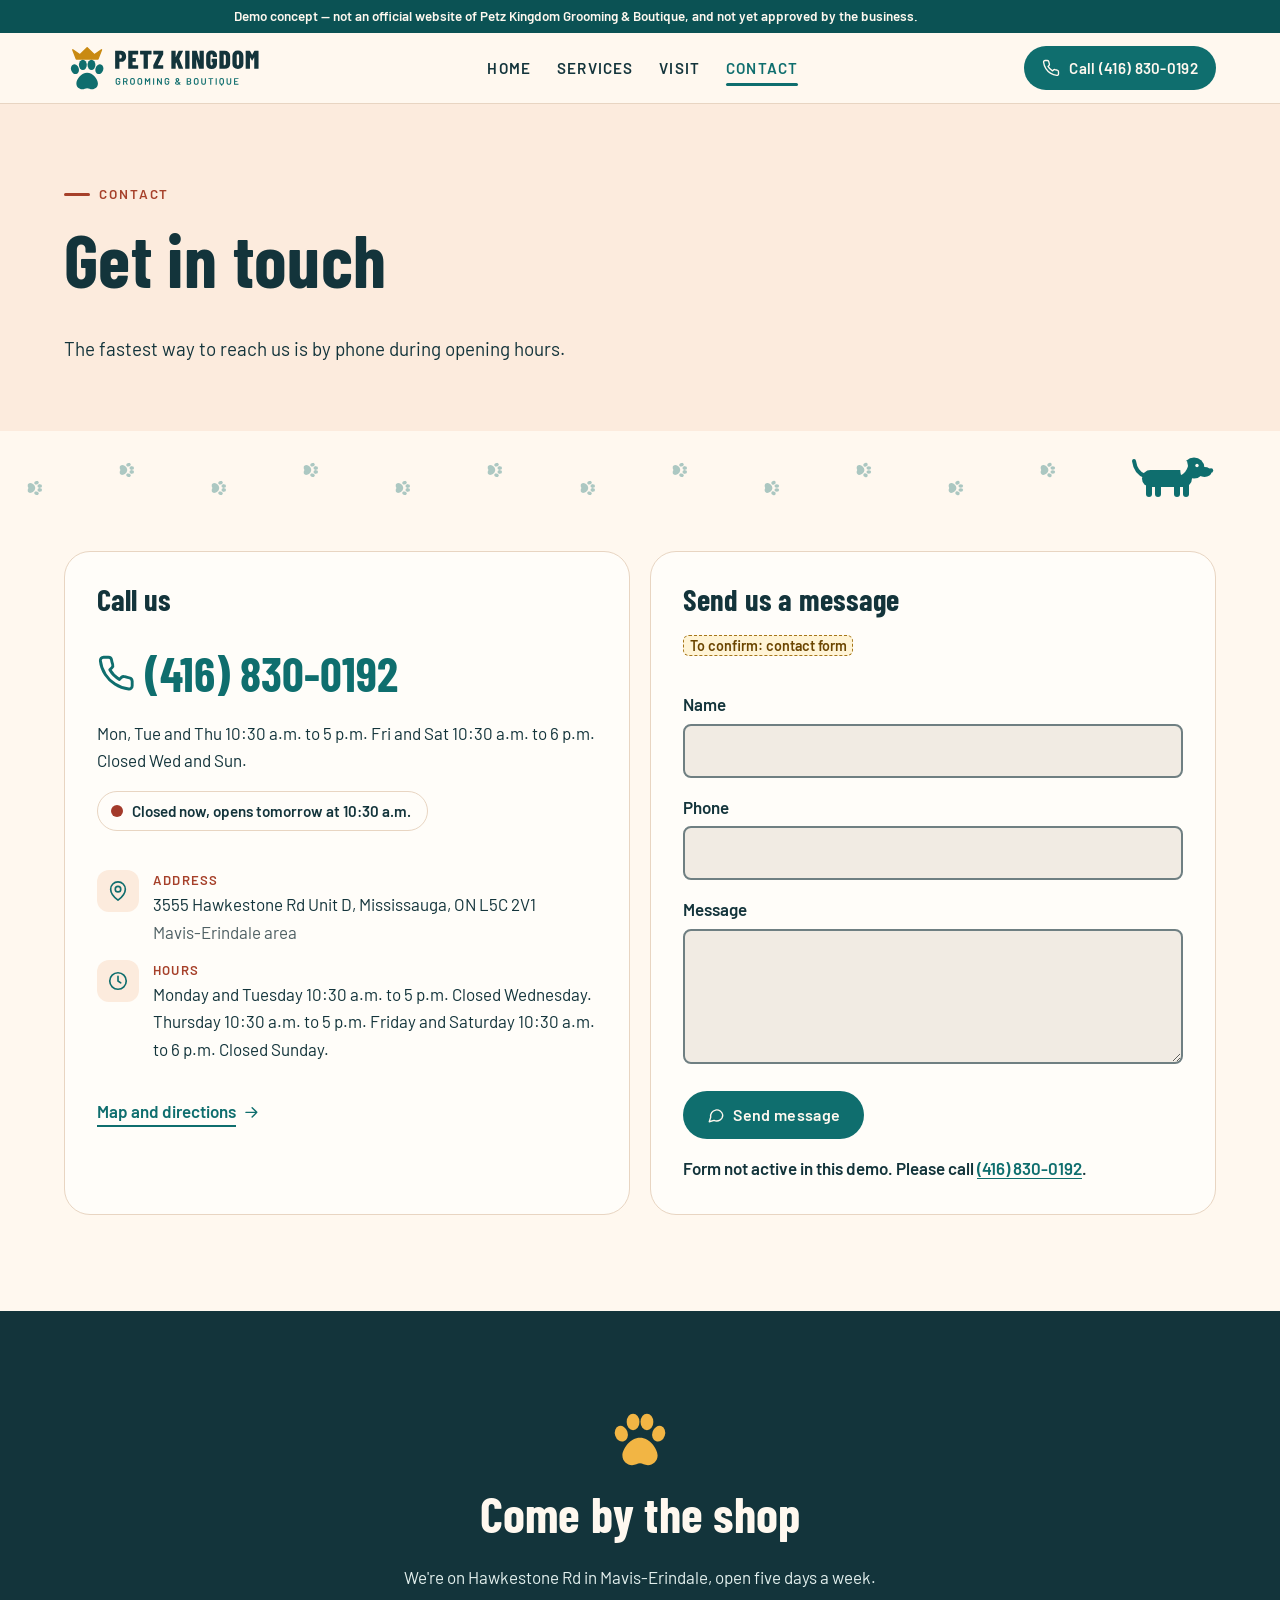
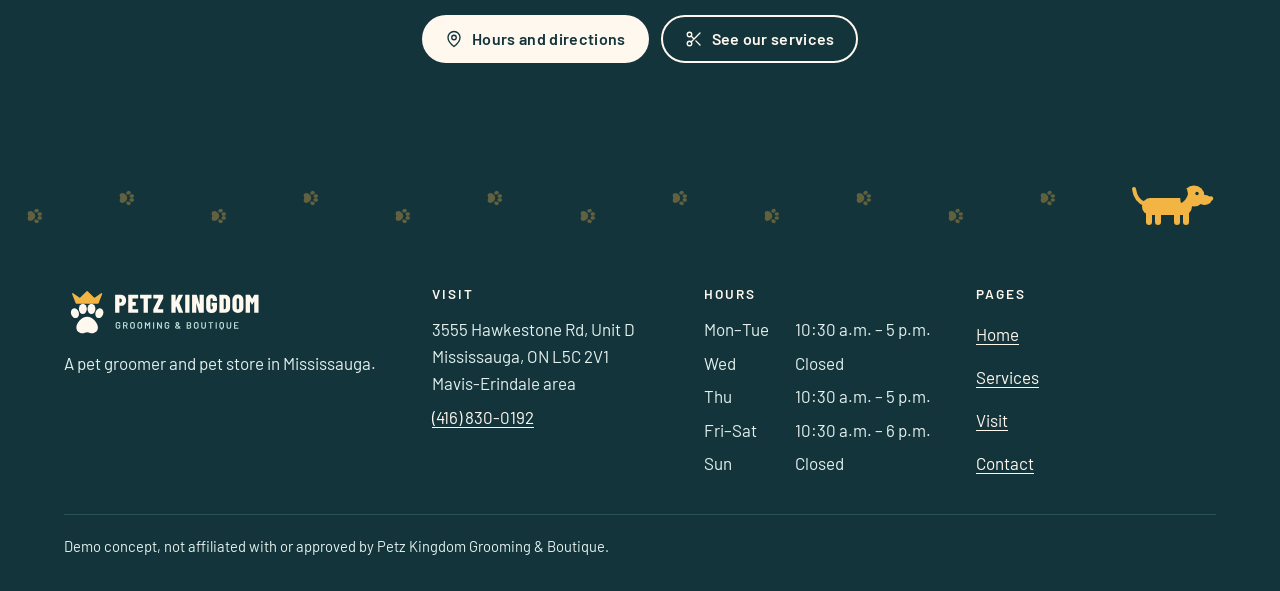
<file: contact.html>
<!DOCTYPE html>
<html lang="en-CA">
<head>
  <meta charset="utf-8">
  <meta name="viewport" content="width=device-width, initial-scale=1, viewport-fit=cover">
  <script>document.documentElement.classList.add("js")</script>
  <title>Contact | Petz Kingdom Grooming &amp; Boutique (demo concept)</title>
  <meta name="description" content="Demo concept website for Petz Kingdom Grooming &amp; Boutique, a pet groomer and pet store in Mississauga — not the official site. Call (416) 830-0192.">
  <meta property="og:type" content="website">
  <meta property="og:site_name" content="Petz Kingdom Grooming &amp; Boutique (demo concept)">
  <meta property="og:locale" content="en_CA">
  <meta property="og:title" content="Contact | Petz Kingdom Grooming &amp; Boutique (demo concept)">
  <meta property="og:description" content="Demo concept website for Petz Kingdom Grooming &amp; Boutique, a pet groomer and pet store in Mississauga — not the official site. Call (416) 830-0192.">
  <meta property="og:url" content="https://mikelagumbay22.github.io/petz-kingdom-demo/contact.html">
  <meta property="og:image" content="https://mikelagumbay22.github.io/petz-kingdom-demo/img/og-image.jpg">
  <meta property="og:image:type" content="image/jpeg">
  <meta property="og:image:width" content="1200">
  <meta property="og:image:height" content="630">
  <meta property="og:image:alt" content="Demo concept, not the official site. A small white dog on a grooming table being brushed (illustrative image, not a photo of the pet groomer)">
  <meta name="twitter:card" content="summary_large_image">
  <meta name="twitter:title" content="Contact | Petz Kingdom Grooming &amp; Boutique (demo concept)">
  <meta name="twitter:description" content="Demo concept website for Petz Kingdom Grooming &amp; Boutique, a pet groomer and pet store in Mississauga — not the official site. Call (416) 830-0192.">
  <meta name="twitter:image" content="https://mikelagumbay22.github.io/petz-kingdom-demo/img/og-image.jpg">
  <meta name="twitter:image:alt" content="Demo concept, not the official site. A small white dog on a grooming table being brushed (illustrative image, not a photo of the pet groomer)">
  <meta name="robots" content="noindex, nofollow">
  <meta name="theme-color" content="#13343B">
  <link rel="preload" href="fonts/barlowcondensed-700-latin.woff2" as="font" type="font/woff2" crossorigin>
  <link rel="preload" href="fonts/barlow-400-latin.woff2" as="font" type="font/woff2" crossorigin>
  <link rel="preload" href="fonts/barlow-600-latin.woff2" as="font" type="font/woff2" crossorigin>
  <link rel="stylesheet" href="css/site.css?v=2fdeeff4">
  <link rel="icon" href="img/favicon.ico" sizes="any">
  <link rel="icon" type="image/png" sizes="512x512" href="img/favicon-512.png">
  <link rel="apple-touch-icon" href="img/apple-touch-icon.png">
</head>
<body class="page-contact" data-hours='[{"day": "Monday", "display": "10:30 a.m. – 5 p.m.", "closed": false, "opens": "10:30", "closes": "17:00"}, {"day": "Tuesday", "display": "10:30 a.m. – 5 p.m.", "closed": false, "opens": "10:30", "closes": "17:00"}, {"day": "Wednesday", "display": "Closed", "closed": true, "opens": "", "closes": ""}, {"day": "Thursday", "display": "10:30 a.m. – 5 p.m.", "closed": false, "opens": "10:30", "closes": "17:00"}, {"day": "Friday", "display": "10:30 a.m. – 6 p.m.", "closed": false, "opens": "10:30", "closes": "18:00"}, {"day": "Saturday", "display": "10:30 a.m. – 6 p.m.", "closed": false, "opens": "10:30", "closes": "18:00"}, {"day": "Sunday", "display": "Closed", "closed": true, "opens": "", "closes": ""}]'>
<aside class="demo-banner" aria-label="Demo notice">
  <p class="container">Demo concept — not an official website of Petz Kingdom Grooming &amp; Boutique, and not yet approved by the business.</p>
</aside>
<a class="skip-link" href="#main">Skip to content</a>
<header class="site-header">
  <div class="container header-inner">
    <a class="brand" href="index.html">
      <img src="img/logo.svg" alt="Petz Kingdom Grooming &amp; Boutique, home" width="237" height="60">
    </a>
    <nav class="site-nav desktop-nav" aria-label="Main">
      <ul>
        <li><a href="index.html">Home</a></li>
        <li><a href="services.html">Services</a></li>
        <li><a href="visit.html">Visit</a></li>
        <li><a href="contact.html" aria-current="page">Contact</a></li>
      </ul>
    </nav>
    <div class="header-actions">
      <a class="btn btn--primary btn--sm header-cta" href="tel:+14168300192"><svg viewBox="0 0 24 24" fill="none" stroke="currentColor" stroke-width="1.8" stroke-linecap="round" stroke-linejoin="round" aria-hidden="true" focusable="false"><path d="M22 16.9v3a2 2 0 0 1-2.2 2 19.8 19.8 0 0 1-8.6-3.1 19.5 19.5 0 0 1-6-6A19.8 19.8 0 0 1 2.1 4.2 2 2 0 0 1 4.1 2h3a2 2 0 0 1 2 1.7c.1 1 .4 1.9.7 2.8a2 2 0 0 1-.5 2.1L8 9.9a16 16 0 0 0 6 6l1.3-1.3a2 2 0 0 1 2.1-.4c.9.3 1.8.6 2.8.7a2 2 0 0 1 1.7 2z"/></svg>Call (416) 830-0192</a>
      <button type="button" class="menu-toggle" id="menu-toggle" aria-controls="mobile-nav" aria-expanded="false">
        <span class="burger" aria-hidden="true"><span></span><span></span><span></span></span>
        <span class="menu-toggle__label">Menu</span>
      </button>
    </div>
  </div>
  <div class="mobile-nav" id="mobile-nav" hidden>
    <nav aria-label="Mobile">
      <ul>
        <li style="--i:0"><a href="index.html">Home</a></li>
        <li style="--i:1"><a href="services.html">Services</a></li>
        <li style="--i:2"><a href="visit.html">Visit</a></li>
        <li style="--i:3"><a href="contact.html" aria-current="page">Contact</a></li>
        <li style="--i:4"><a class="mobile-nav__cta" href="tel:+14168300192"><svg viewBox="0 0 24 24" fill="none" stroke="currentColor" stroke-width="1.8" stroke-linecap="round" stroke-linejoin="round" aria-hidden="true" focusable="false"><path d="M22 16.9v3a2 2 0 0 1-2.2 2 19.8 19.8 0 0 1-8.6-3.1 19.5 19.5 0 0 1-6-6A19.8 19.8 0 0 1 2.1 4.2 2 2 0 0 1 4.1 2h3a2 2 0 0 1 2 1.7c.1 1 .4 1.9.7 2.8a2 2 0 0 1-.5 2.1L8 9.9a16 16 0 0 0 6 6l1.3-1.3a2 2 0 0 1 2.1-.4c.9.3 1.8.6 2.8.7a2 2 0 0 1 1.7 2z"/></svg>Call (416) 830-0192</a></li>
      </ul>
    </nav>
  </div>
</header>
<main id="main">

<section class="page-hero" aria-labelledby="contact-title">
  <div class="container"><div class="section-head">
    <p class="eyebrow">Contact</p>
    <h1 id="contact-title">Get in touch</h1>
    <p class="lead">The fastest way to reach us is by phone during opening hours.</p>
  </div></div>
</section>
<div class="trail " aria-hidden="true" data-trail>
  <div class="trail__prints">
    <svg class="trail__print" style="left:2.0%;--i:0" viewBox="0 0 24 24" fill="currentColor" focusable="false"><ellipse cx="5" cy="10" rx="2.4" ry="3" transform="rotate(-18 5 10)"/><ellipse cx="9.4" cy="5.6" rx="2.4" ry="3.1"/><ellipse cx="14.6" cy="5.6" rx="2.4" ry="3.1"/><ellipse cx="19" cy="10" rx="2.4" ry="3" transform="rotate(18 19 10)"/><path d="M12 11.5c3.6 0 6.6 4.1 6.6 6.7 0 2.2-1.8 3.6-3.6 3.6-1.4 0-2-.7-3-.7s-1.6.7-3 .7c-1.8 0-3.6-1.4-3.6-3.6 0-2.6 3-6.7 6.6-6.7z"/></svg>
    <svg class="trail__print is-up" style="left:9.2%;--i:1" viewBox="0 0 24 24" fill="currentColor" focusable="false"><ellipse cx="5" cy="10" rx="2.4" ry="3" transform="rotate(-18 5 10)"/><ellipse cx="9.4" cy="5.6" rx="2.4" ry="3.1"/><ellipse cx="14.6" cy="5.6" rx="2.4" ry="3.1"/><ellipse cx="19" cy="10" rx="2.4" ry="3" transform="rotate(18 19 10)"/><path d="M12 11.5c3.6 0 6.6 4.1 6.6 6.7 0 2.2-1.8 3.6-3.6 3.6-1.4 0-2-.7-3-.7s-1.6.7-3 .7c-1.8 0-3.6-1.4-3.6-3.6 0-2.6 3-6.7 6.6-6.7z"/></svg>
    <svg class="trail__print" style="left:16.4%;--i:2" viewBox="0 0 24 24" fill="currentColor" focusable="false"><ellipse cx="5" cy="10" rx="2.4" ry="3" transform="rotate(-18 5 10)"/><ellipse cx="9.4" cy="5.6" rx="2.4" ry="3.1"/><ellipse cx="14.6" cy="5.6" rx="2.4" ry="3.1"/><ellipse cx="19" cy="10" rx="2.4" ry="3" transform="rotate(18 19 10)"/><path d="M12 11.5c3.6 0 6.6 4.1 6.6 6.7 0 2.2-1.8 3.6-3.6 3.6-1.4 0-2-.7-3-.7s-1.6.7-3 .7c-1.8 0-3.6-1.4-3.6-3.6 0-2.6 3-6.7 6.6-6.7z"/></svg>
    <svg class="trail__print is-up" style="left:23.6%;--i:3" viewBox="0 0 24 24" fill="currentColor" focusable="false"><ellipse cx="5" cy="10" rx="2.4" ry="3" transform="rotate(-18 5 10)"/><ellipse cx="9.4" cy="5.6" rx="2.4" ry="3.1"/><ellipse cx="14.6" cy="5.6" rx="2.4" ry="3.1"/><ellipse cx="19" cy="10" rx="2.4" ry="3" transform="rotate(18 19 10)"/><path d="M12 11.5c3.6 0 6.6 4.1 6.6 6.7 0 2.2-1.8 3.6-3.6 3.6-1.4 0-2-.7-3-.7s-1.6.7-3 .7c-1.8 0-3.6-1.4-3.6-3.6 0-2.6 3-6.7 6.6-6.7z"/></svg>
    <svg class="trail__print" style="left:30.8%;--i:4" viewBox="0 0 24 24" fill="currentColor" focusable="false"><ellipse cx="5" cy="10" rx="2.4" ry="3" transform="rotate(-18 5 10)"/><ellipse cx="9.4" cy="5.6" rx="2.4" ry="3.1"/><ellipse cx="14.6" cy="5.6" rx="2.4" ry="3.1"/><ellipse cx="19" cy="10" rx="2.4" ry="3" transform="rotate(18 19 10)"/><path d="M12 11.5c3.6 0 6.6 4.1 6.6 6.7 0 2.2-1.8 3.6-3.6 3.6-1.4 0-2-.7-3-.7s-1.6.7-3 .7c-1.8 0-3.6-1.4-3.6-3.6 0-2.6 3-6.7 6.6-6.7z"/></svg>
    <svg class="trail__print is-up" style="left:38.0%;--i:5" viewBox="0 0 24 24" fill="currentColor" focusable="false"><ellipse cx="5" cy="10" rx="2.4" ry="3" transform="rotate(-18 5 10)"/><ellipse cx="9.4" cy="5.6" rx="2.4" ry="3.1"/><ellipse cx="14.6" cy="5.6" rx="2.4" ry="3.1"/><ellipse cx="19" cy="10" rx="2.4" ry="3" transform="rotate(18 19 10)"/><path d="M12 11.5c3.6 0 6.6 4.1 6.6 6.7 0 2.2-1.8 3.6-3.6 3.6-1.4 0-2-.7-3-.7s-1.6.7-3 .7c-1.8 0-3.6-1.4-3.6-3.6 0-2.6 3-6.7 6.6-6.7z"/></svg>
    <svg class="trail__print" style="left:45.2%;--i:6" viewBox="0 0 24 24" fill="currentColor" focusable="false"><ellipse cx="5" cy="10" rx="2.4" ry="3" transform="rotate(-18 5 10)"/><ellipse cx="9.4" cy="5.6" rx="2.4" ry="3.1"/><ellipse cx="14.6" cy="5.6" rx="2.4" ry="3.1"/><ellipse cx="19" cy="10" rx="2.4" ry="3" transform="rotate(18 19 10)"/><path d="M12 11.5c3.6 0 6.6 4.1 6.6 6.7 0 2.2-1.8 3.6-3.6 3.6-1.4 0-2-.7-3-.7s-1.6.7-3 .7c-1.8 0-3.6-1.4-3.6-3.6 0-2.6 3-6.7 6.6-6.7z"/></svg>
    <svg class="trail__print is-up" style="left:52.4%;--i:7" viewBox="0 0 24 24" fill="currentColor" focusable="false"><ellipse cx="5" cy="10" rx="2.4" ry="3" transform="rotate(-18 5 10)"/><ellipse cx="9.4" cy="5.6" rx="2.4" ry="3.1"/><ellipse cx="14.6" cy="5.6" rx="2.4" ry="3.1"/><ellipse cx="19" cy="10" rx="2.4" ry="3" transform="rotate(18 19 10)"/><path d="M12 11.5c3.6 0 6.6 4.1 6.6 6.7 0 2.2-1.8 3.6-3.6 3.6-1.4 0-2-.7-3-.7s-1.6.7-3 .7c-1.8 0-3.6-1.4-3.6-3.6 0-2.6 3-6.7 6.6-6.7z"/></svg>
    <svg class="trail__print" style="left:59.6%;--i:8" viewBox="0 0 24 24" fill="currentColor" focusable="false"><ellipse cx="5" cy="10" rx="2.4" ry="3" transform="rotate(-18 5 10)"/><ellipse cx="9.4" cy="5.6" rx="2.4" ry="3.1"/><ellipse cx="14.6" cy="5.6" rx="2.4" ry="3.1"/><ellipse cx="19" cy="10" rx="2.4" ry="3" transform="rotate(18 19 10)"/><path d="M12 11.5c3.6 0 6.6 4.1 6.6 6.7 0 2.2-1.8 3.6-3.6 3.6-1.4 0-2-.7-3-.7s-1.6.7-3 .7c-1.8 0-3.6-1.4-3.6-3.6 0-2.6 3-6.7 6.6-6.7z"/></svg>
    <svg class="trail__print is-up" style="left:66.8%;--i:9" viewBox="0 0 24 24" fill="currentColor" focusable="false"><ellipse cx="5" cy="10" rx="2.4" ry="3" transform="rotate(-18 5 10)"/><ellipse cx="9.4" cy="5.6" rx="2.4" ry="3.1"/><ellipse cx="14.6" cy="5.6" rx="2.4" ry="3.1"/><ellipse cx="19" cy="10" rx="2.4" ry="3" transform="rotate(18 19 10)"/><path d="M12 11.5c3.6 0 6.6 4.1 6.6 6.7 0 2.2-1.8 3.6-3.6 3.6-1.4 0-2-.7-3-.7s-1.6.7-3 .7c-1.8 0-3.6-1.4-3.6-3.6 0-2.6 3-6.7 6.6-6.7z"/></svg>
    <svg class="trail__print" style="left:74.0%;--i:10" viewBox="0 0 24 24" fill="currentColor" focusable="false"><ellipse cx="5" cy="10" rx="2.4" ry="3" transform="rotate(-18 5 10)"/><ellipse cx="9.4" cy="5.6" rx="2.4" ry="3.1"/><ellipse cx="14.6" cy="5.6" rx="2.4" ry="3.1"/><ellipse cx="19" cy="10" rx="2.4" ry="3" transform="rotate(18 19 10)"/><path d="M12 11.5c3.6 0 6.6 4.1 6.6 6.7 0 2.2-1.8 3.6-3.6 3.6-1.4 0-2-.7-3-.7s-1.6.7-3 .7c-1.8 0-3.6-1.4-3.6-3.6 0-2.6 3-6.7 6.6-6.7z"/></svg>
    <svg class="trail__print is-up" style="left:81.2%;--i:11" viewBox="0 0 24 24" fill="currentColor" focusable="false"><ellipse cx="5" cy="10" rx="2.4" ry="3" transform="rotate(-18 5 10)"/><ellipse cx="9.4" cy="5.6" rx="2.4" ry="3.1"/><ellipse cx="14.6" cy="5.6" rx="2.4" ry="3.1"/><ellipse cx="19" cy="10" rx="2.4" ry="3" transform="rotate(18 19 10)"/><path d="M12 11.5c3.6 0 6.6 4.1 6.6 6.7 0 2.2-1.8 3.6-3.6 3.6-1.4 0-2-.7-3-.7s-1.6.7-3 .7c-1.8 0-3.6-1.4-3.6-3.6 0-2.6 3-6.7 6.6-6.7z"/></svg>
  </div>
  <div class="container" style="position:relative;height:100%;container-type:inline-size">
    <svg class="trail__dog" viewBox="0 0 90 50" focusable="false">
      <g class="tail"><path d="M21 23c-6-2-10-8-11-15" fill="none" stroke="currentColor" stroke-width="4" stroke-linecap="round"/></g>
      <g class="leg leg--b"><rect x="22" y="28" width="6" height="16" rx="3" fill="currentColor"/><rect x="31" y="28" width="6" height="16" rx="3" fill="currentColor"/></g>
      <g class="leg leg--f"><rect x="50" y="28" width="6" height="16" rx="3" fill="currentColor"/><rect x="59" y="28" width="6" height="16" rx="3" fill="currentColor"/></g>
      <rect x="18" y="17" width="50" height="17" rx="8.5" fill="currentColor"/>
      <circle cx="70" cy="15" r="10.5" fill="currentColor"/>
      <ellipse cx="80.5" cy="19" rx="7" ry="5" fill="currentColor"/>
      <path d="M63 8c-6 1-8 7-6 14 3-1 6-5 7-9z" fill="var(--trail-bg)"/>
      <circle cx="73" cy="12.5" r="1.7" fill="var(--trail-bg)"/>
      <circle cx="87" cy="17.5" r="2.2" fill="currentColor"/>
    </svg>
  </div>
</div>

<section class="section section--tight" aria-label="Phone and message form">
  <div class="container"><div class="card-grid card-grid--2">
    <div class="card reveal reveal-l">
      <h2 class="h3" style="font-size:1.9rem">Call us</h2>
      <a class="phone-big" href="tel:+14168300192"><svg viewBox="0 0 24 24" fill="none" stroke="currentColor" stroke-width="1.8" stroke-linecap="round" stroke-linejoin="round" aria-hidden="true" focusable="false"><path d="M22 16.9v3a2 2 0 0 1-2.2 2 19.8 19.8 0 0 1-8.6-3.1 19.5 19.5 0 0 1-6-6A19.8 19.8 0 0 1 2.1 4.2 2 2 0 0 1 4.1 2h3a2 2 0 0 1 2 1.7c.1 1 .4 1.9.7 2.8a2 2 0 0 1-.5 2.1L8 9.9a16 16 0 0 0 6 6l1.3-1.3a2 2 0 0 1 2.1-.4c.9.3 1.8.6 2.8.7a2 2 0 0 1 1.7 2z"/></svg>(416) 830-0192</a>
      <p>Mon, Tue and Thu 10:30 a.m. to 5 p.m. Fri and Sat 10:30 a.m. to 6 p.m. Closed Wed and Sun.</p>
      <p class="status " data-status data-state="neutral"><span class="status__dot" aria-hidden="true"></span><span class="status__text">Open Mon, Tue and Thu–Sat from 10:30 a.m.</span></p>
      <ul class="info-list" style="margin-top:1.5rem">
        <li><span class="ico"><svg viewBox="0 0 24 24" fill="none" stroke="currentColor" stroke-width="1.8" stroke-linecap="round" stroke-linejoin="round" aria-hidden="true" focusable="false"><path d="M20 10c0 6-8 12-8 12S4 16 4 10a8 8 0 0 1 16 0z"/><circle cx="12" cy="10" r="3"/></svg></span><div><span class="label">Address</span>3555 Hawkestone Rd Unit D, Mississauga, ON L5C 2V1<br><span class="muted">Mavis-Erindale area</span></div></li>
        <li><span class="ico"><svg viewBox="0 0 24 24" fill="none" stroke="currentColor" stroke-width="1.8" stroke-linecap="round" stroke-linejoin="round" aria-hidden="true" focusable="false"><circle cx="12" cy="12" r="9"/><path d="M12 7v5l3 2"/></svg></span><div><span class="label">Hours</span>Monday and Tuesday 10:30 a.m. to 5 p.m. Closed Wednesday. Thursday 10:30 a.m. to 5 p.m. Friday and Saturday 10:30 a.m. to 6 p.m. Closed Sunday.</div></li>
      </ul>
      <a class="text-link" href="visit.html"><span>Map and directions</span><svg viewBox="0 0 24 24" fill="none" stroke="currentColor" stroke-width="1.8" stroke-linecap="round" stroke-linejoin="round" aria-hidden="true" focusable="false"><path d="M5 12h14M13 6l6 6-6 6"/></svg></a>
    </div>
    <form class="card demo-form reveal reveal-r" aria-labelledby="form-title" onsubmit="return false">
      <h2 class="h3" id="form-title" style="font-size:1.9rem">Send us a message</h2><p><mark class="ph-inline">To confirm: contact form</mark></p>
      <fieldset disabled>
        <legend class="visually-hidden">Message form (not active in this demo)</legend>
        <label for="f-name">Name</label><input id="f-name" name="name" type="text" autocomplete="name">
        <label for="f-phone">Phone</label><input id="f-phone" name="phone" type="tel" autocomplete="tel">
        <label for="f-msg">Message</label><textarea id="f-msg" name="message" rows="4"></textarea>
        <button class="btn btn--primary" type="submit"><svg viewBox="0 0 24 24" fill="none" stroke="currentColor" stroke-width="1.8" stroke-linecap="round" stroke-linejoin="round" aria-hidden="true" focusable="false"><path d="M21 12a8 8 0 0 1-11.6 7.1L3 21l1.9-6.1A8 8 0 1 1 21 12z"/></svg>Send message</button>
      </fieldset>
      <p class="form-note">Form not active in this demo. Please call <a href="tel:+14168300192">(416) 830-0192</a>.</p>
    </form>
  </div></div>
</section>

<section class="section cta-band on-dark" aria-labelledby="contact-cta-title">
  <div class="container reveal">
    <div class="mini-paw" aria-hidden="true">
  <svg class="mini-paw__icon" viewBox="0 0 24 24" fill="currentColor" focusable="false"><ellipse cx="5" cy="10" rx="2.4" ry="3" transform="rotate(-18 5 10)"/><ellipse cx="9.4" cy="5.6" rx="2.4" ry="3.1"/><ellipse cx="14.6" cy="5.6" rx="2.4" ry="3.1"/><ellipse cx="19" cy="10" rx="2.4" ry="3" transform="rotate(18 19 10)"/><path d="M12 11.5c3.6 0 6.6 4.1 6.6 6.7 0 2.2-1.8 3.6-3.6 3.6-1.4 0-2-.7-3-.7s-1.6.7-3 .7c-1.8 0-3.6-1.4-3.6-3.6 0-2.6 3-6.7 6.6-6.7z"/></svg>
  <span class="pup__bubble" style="left:4%;top:30%;width:18%;--i:0"></span>
  <span class="pup__bubble" style="left:72%;top:10%;width:14%;--i:1"></span>
  <span class="pup__bubble" style="left:80%;top:46%;width:11%;--i:2"></span>
</div>
    <h2 id="contact-cta-title">Come by the shop</h2>
    <p>We&#39;re on Hawkestone Rd in Mavis-Erindale, open five days a week.</p>
    <div class="btn-row">
      <a class="btn btn--light" href="visit.html"><svg viewBox="0 0 24 24" fill="none" stroke="currentColor" stroke-width="1.8" stroke-linecap="round" stroke-linejoin="round" aria-hidden="true" focusable="false"><path d="M20 10c0 6-8 12-8 12S4 16 4 10a8 8 0 0 1 16 0z"/><circle cx="12" cy="10" r="3"/></svg>Hours and directions</a>
      <a class="btn btn--outline-light" href="services.html"><svg viewBox="0 0 24 24" fill="none" stroke="currentColor" stroke-width="1.8" stroke-linecap="round" stroke-linejoin="round" aria-hidden="true" focusable="false"><circle cx="6" cy="6" r="3"/><circle cx="6" cy="18" r="3"/><path d="M20 4 8.1 15.9M14.5 14.5 20 20M8.1 8.1 12 12"/></svg>See our services</a>
    </div>
  </div>
</section>

</main>
<div class="trail trail--dark" aria-hidden="true" data-trail>
  <div class="trail__prints">
    <svg class="trail__print" style="left:2.0%;--i:0" viewBox="0 0 24 24" fill="currentColor" focusable="false"><ellipse cx="5" cy="10" rx="2.4" ry="3" transform="rotate(-18 5 10)"/><ellipse cx="9.4" cy="5.6" rx="2.4" ry="3.1"/><ellipse cx="14.6" cy="5.6" rx="2.4" ry="3.1"/><ellipse cx="19" cy="10" rx="2.4" ry="3" transform="rotate(18 19 10)"/><path d="M12 11.5c3.6 0 6.6 4.1 6.6 6.7 0 2.2-1.8 3.6-3.6 3.6-1.4 0-2-.7-3-.7s-1.6.7-3 .7c-1.8 0-3.6-1.4-3.6-3.6 0-2.6 3-6.7 6.6-6.7z"/></svg>
    <svg class="trail__print is-up" style="left:9.2%;--i:1" viewBox="0 0 24 24" fill="currentColor" focusable="false"><ellipse cx="5" cy="10" rx="2.4" ry="3" transform="rotate(-18 5 10)"/><ellipse cx="9.4" cy="5.6" rx="2.4" ry="3.1"/><ellipse cx="14.6" cy="5.6" rx="2.4" ry="3.1"/><ellipse cx="19" cy="10" rx="2.4" ry="3" transform="rotate(18 19 10)"/><path d="M12 11.5c3.6 0 6.6 4.1 6.6 6.7 0 2.2-1.8 3.6-3.6 3.6-1.4 0-2-.7-3-.7s-1.6.7-3 .7c-1.8 0-3.6-1.4-3.6-3.6 0-2.6 3-6.7 6.6-6.7z"/></svg>
    <svg class="trail__print" style="left:16.4%;--i:2" viewBox="0 0 24 24" fill="currentColor" focusable="false"><ellipse cx="5" cy="10" rx="2.4" ry="3" transform="rotate(-18 5 10)"/><ellipse cx="9.4" cy="5.6" rx="2.4" ry="3.1"/><ellipse cx="14.6" cy="5.6" rx="2.4" ry="3.1"/><ellipse cx="19" cy="10" rx="2.4" ry="3" transform="rotate(18 19 10)"/><path d="M12 11.5c3.6 0 6.6 4.1 6.6 6.7 0 2.2-1.8 3.6-3.6 3.6-1.4 0-2-.7-3-.7s-1.6.7-3 .7c-1.8 0-3.6-1.4-3.6-3.6 0-2.6 3-6.7 6.6-6.7z"/></svg>
    <svg class="trail__print is-up" style="left:23.6%;--i:3" viewBox="0 0 24 24" fill="currentColor" focusable="false"><ellipse cx="5" cy="10" rx="2.4" ry="3" transform="rotate(-18 5 10)"/><ellipse cx="9.4" cy="5.6" rx="2.4" ry="3.1"/><ellipse cx="14.6" cy="5.6" rx="2.4" ry="3.1"/><ellipse cx="19" cy="10" rx="2.4" ry="3" transform="rotate(18 19 10)"/><path d="M12 11.5c3.6 0 6.6 4.1 6.6 6.7 0 2.2-1.8 3.6-3.6 3.6-1.4 0-2-.7-3-.7s-1.6.7-3 .7c-1.8 0-3.6-1.4-3.6-3.6 0-2.6 3-6.7 6.6-6.7z"/></svg>
    <svg class="trail__print" style="left:30.8%;--i:4" viewBox="0 0 24 24" fill="currentColor" focusable="false"><ellipse cx="5" cy="10" rx="2.4" ry="3" transform="rotate(-18 5 10)"/><ellipse cx="9.4" cy="5.6" rx="2.4" ry="3.1"/><ellipse cx="14.6" cy="5.6" rx="2.4" ry="3.1"/><ellipse cx="19" cy="10" rx="2.4" ry="3" transform="rotate(18 19 10)"/><path d="M12 11.5c3.6 0 6.6 4.1 6.6 6.7 0 2.2-1.8 3.6-3.6 3.6-1.4 0-2-.7-3-.7s-1.6.7-3 .7c-1.8 0-3.6-1.4-3.6-3.6 0-2.6 3-6.7 6.6-6.7z"/></svg>
    <svg class="trail__print is-up" style="left:38.0%;--i:5" viewBox="0 0 24 24" fill="currentColor" focusable="false"><ellipse cx="5" cy="10" rx="2.4" ry="3" transform="rotate(-18 5 10)"/><ellipse cx="9.4" cy="5.6" rx="2.4" ry="3.1"/><ellipse cx="14.6" cy="5.6" rx="2.4" ry="3.1"/><ellipse cx="19" cy="10" rx="2.4" ry="3" transform="rotate(18 19 10)"/><path d="M12 11.5c3.6 0 6.6 4.1 6.6 6.7 0 2.2-1.8 3.6-3.6 3.6-1.4 0-2-.7-3-.7s-1.6.7-3 .7c-1.8 0-3.6-1.4-3.6-3.6 0-2.6 3-6.7 6.6-6.7z"/></svg>
    <svg class="trail__print" style="left:45.2%;--i:6" viewBox="0 0 24 24" fill="currentColor" focusable="false"><ellipse cx="5" cy="10" rx="2.4" ry="3" transform="rotate(-18 5 10)"/><ellipse cx="9.4" cy="5.6" rx="2.4" ry="3.1"/><ellipse cx="14.6" cy="5.6" rx="2.4" ry="3.1"/><ellipse cx="19" cy="10" rx="2.4" ry="3" transform="rotate(18 19 10)"/><path d="M12 11.5c3.6 0 6.6 4.1 6.6 6.7 0 2.2-1.8 3.6-3.6 3.6-1.4 0-2-.7-3-.7s-1.6.7-3 .7c-1.8 0-3.6-1.4-3.6-3.6 0-2.6 3-6.7 6.6-6.7z"/></svg>
    <svg class="trail__print is-up" style="left:52.4%;--i:7" viewBox="0 0 24 24" fill="currentColor" focusable="false"><ellipse cx="5" cy="10" rx="2.4" ry="3" transform="rotate(-18 5 10)"/><ellipse cx="9.4" cy="5.6" rx="2.4" ry="3.1"/><ellipse cx="14.6" cy="5.6" rx="2.4" ry="3.1"/><ellipse cx="19" cy="10" rx="2.4" ry="3" transform="rotate(18 19 10)"/><path d="M12 11.5c3.6 0 6.6 4.1 6.6 6.7 0 2.2-1.8 3.6-3.6 3.6-1.4 0-2-.7-3-.7s-1.6.7-3 .7c-1.8 0-3.6-1.4-3.6-3.6 0-2.6 3-6.7 6.6-6.7z"/></svg>
    <svg class="trail__print" style="left:59.6%;--i:8" viewBox="0 0 24 24" fill="currentColor" focusable="false"><ellipse cx="5" cy="10" rx="2.4" ry="3" transform="rotate(-18 5 10)"/><ellipse cx="9.4" cy="5.6" rx="2.4" ry="3.1"/><ellipse cx="14.6" cy="5.6" rx="2.4" ry="3.1"/><ellipse cx="19" cy="10" rx="2.4" ry="3" transform="rotate(18 19 10)"/><path d="M12 11.5c3.6 0 6.6 4.1 6.6 6.7 0 2.2-1.8 3.6-3.6 3.6-1.4 0-2-.7-3-.7s-1.6.7-3 .7c-1.8 0-3.6-1.4-3.6-3.6 0-2.6 3-6.7 6.6-6.7z"/></svg>
    <svg class="trail__print is-up" style="left:66.8%;--i:9" viewBox="0 0 24 24" fill="currentColor" focusable="false"><ellipse cx="5" cy="10" rx="2.4" ry="3" transform="rotate(-18 5 10)"/><ellipse cx="9.4" cy="5.6" rx="2.4" ry="3.1"/><ellipse cx="14.6" cy="5.6" rx="2.4" ry="3.1"/><ellipse cx="19" cy="10" rx="2.4" ry="3" transform="rotate(18 19 10)"/><path d="M12 11.5c3.6 0 6.6 4.1 6.6 6.7 0 2.2-1.8 3.6-3.6 3.6-1.4 0-2-.7-3-.7s-1.6.7-3 .7c-1.8 0-3.6-1.4-3.6-3.6 0-2.6 3-6.7 6.6-6.7z"/></svg>
    <svg class="trail__print" style="left:74.0%;--i:10" viewBox="0 0 24 24" fill="currentColor" focusable="false"><ellipse cx="5" cy="10" rx="2.4" ry="3" transform="rotate(-18 5 10)"/><ellipse cx="9.4" cy="5.6" rx="2.4" ry="3.1"/><ellipse cx="14.6" cy="5.6" rx="2.4" ry="3.1"/><ellipse cx="19" cy="10" rx="2.4" ry="3" transform="rotate(18 19 10)"/><path d="M12 11.5c3.6 0 6.6 4.1 6.6 6.7 0 2.2-1.8 3.6-3.6 3.6-1.4 0-2-.7-3-.7s-1.6.7-3 .7c-1.8 0-3.6-1.4-3.6-3.6 0-2.6 3-6.7 6.6-6.7z"/></svg>
    <svg class="trail__print is-up" style="left:81.2%;--i:11" viewBox="0 0 24 24" fill="currentColor" focusable="false"><ellipse cx="5" cy="10" rx="2.4" ry="3" transform="rotate(-18 5 10)"/><ellipse cx="9.4" cy="5.6" rx="2.4" ry="3.1"/><ellipse cx="14.6" cy="5.6" rx="2.4" ry="3.1"/><ellipse cx="19" cy="10" rx="2.4" ry="3" transform="rotate(18 19 10)"/><path d="M12 11.5c3.6 0 6.6 4.1 6.6 6.7 0 2.2-1.8 3.6-3.6 3.6-1.4 0-2-.7-3-.7s-1.6.7-3 .7c-1.8 0-3.6-1.4-3.6-3.6 0-2.6 3-6.7 6.6-6.7z"/></svg>
  </div>
  <div class="container" style="position:relative;height:100%;container-type:inline-size">
    <svg class="trail__dog" viewBox="0 0 90 50" focusable="false">
      <g class="tail"><path d="M21 23c-6-2-10-8-11-15" fill="none" stroke="currentColor" stroke-width="4" stroke-linecap="round"/></g>
      <g class="leg leg--b"><rect x="22" y="28" width="6" height="16" rx="3" fill="currentColor"/><rect x="31" y="28" width="6" height="16" rx="3" fill="currentColor"/></g>
      <g class="leg leg--f"><rect x="50" y="28" width="6" height="16" rx="3" fill="currentColor"/><rect x="59" y="28" width="6" height="16" rx="3" fill="currentColor"/></g>
      <rect x="18" y="17" width="50" height="17" rx="8.5" fill="currentColor"/>
      <circle cx="70" cy="15" r="10.5" fill="currentColor"/>
      <ellipse cx="80.5" cy="19" rx="7" ry="5" fill="currentColor"/>
      <path d="M63 8c-6 1-8 7-6 14 3-1 6-5 7-9z" fill="var(--trail-bg)"/>
      <circle cx="73" cy="12.5" r="1.7" fill="var(--trail-bg)"/>
      <circle cx="87" cy="17.5" r="2.2" fill="currentColor"/>
    </svg>
  </div>
</div>
<footer class="site-footer on-dark">
  <div class="container">
    <div class="footer-grid">
      <div class="footer-brand">
        <a class="brand" href="index.html"><img src="img/logo-reversed.svg" alt="Petz Kingdom Grooming &amp; Boutique, home" width="237" height="60" loading="lazy" decoding="async"></a>
        <p>A pet groomer and pet store in Mississauga.</p>
      </div>
      <div>
        <h2>Visit</h2>
        <ul>
          <li>3555 Hawkestone Rd, Unit D<br>Mississauga, ON L5C 2V1<br>Mavis-Erindale area</li>
          <li><a href="tel:+14168300192">(416) 830-0192</a></li>
        </ul>
      </div>
      <div>
        <h2>Hours</h2>
        <ul>
          <li><span class="footer-day">Mon–Tue</span> 10:30 a.m. – 5 p.m.</li>
          <li><span class="footer-day">Wed</span> Closed</li>
          <li><span class="footer-day">Thu</span> 10:30 a.m. – 5 p.m.</li>
          <li><span class="footer-day">Fri–Sat</span> 10:30 a.m. – 6 p.m.</li>
          <li><span class="footer-day">Sun</span> Closed</li>
        </ul>
      </div>
      <div>
        <h2>Pages</h2>
        <ul class="footer-nav">
          <li><a href="index.html">Home</a></li>
          <li><a href="services.html">Services</a></li>
          <li><a href="visit.html">Visit</a></li>
          <li><a href="contact.html" aria-current="page">Contact</a></li>
        </ul>
      </div>
    </div>
    <div class="footer-bottom">
      <p class="footer-legal">Demo concept, not affiliated with or approved by Petz Kingdom Grooming &amp; Boutique.</p>
    </div>
  </div>
</footer>
<nav class="mobile-callbar" aria-label="Quick actions">
  <a class="btn btn--primary" href="tel:+14168300192" aria-label="Call (416) 830-0192"><svg viewBox="0 0 24 24" fill="none" stroke="currentColor" stroke-width="1.8" stroke-linecap="round" stroke-linejoin="round" aria-hidden="true" focusable="false"><path d="M22 16.9v3a2 2 0 0 1-2.2 2 19.8 19.8 0 0 1-8.6-3.1 19.5 19.5 0 0 1-6-6A19.8 19.8 0 0 1 2.1 4.2 2 2 0 0 1 4.1 2h3a2 2 0 0 1 2 1.7c.1 1 .4 1.9.7 2.8a2 2 0 0 1-.5 2.1L8 9.9a16 16 0 0 0 6 6l1.3-1.3a2 2 0 0 1 2.1-.4c.9.3 1.8.6 2.8.7a2 2 0 0 1 1.7 2z"/></svg>Call</a>
  <a class="btn btn--ghost" href="https://www.google.com/maps/dir/?api=1&amp;destination=Petz%20Kingdom%20Grooming%20%26%20Boutique%2C%203555%20Hawkestone%20Rd%20Unit%20D%2C%20Mississauga%2C%20ON%20L5C%202V1" target="_blank" rel="noopener"><svg viewBox="0 0 24 24" fill="none" stroke="currentColor" stroke-width="1.8" stroke-linecap="round" stroke-linejoin="round" aria-hidden="true" focusable="false"><path d="M20 10c0 6-8 12-8 12S4 16 4 10a8 8 0 0 1 16 0z"/><circle cx="12" cy="10" r="3"/></svg>Directions<span class="visually-hidden"> (opens Google Maps in a new tab)</span></a>
  <a class="btn btn--ghost" href="services.html"><svg viewBox="0 0 24 24" fill="none" stroke="currentColor" stroke-width="1.8" stroke-linecap="round" stroke-linejoin="round" aria-hidden="true" focusable="false"><circle cx="6" cy="6" r="3"/><circle cx="6" cy="18" r="3"/><path d="M20 4 8.1 15.9M14.5 14.5 20 20M8.1 8.1 12 12"/></svg>Services</a>
</nav>
<script src="js/site.js?v=2fdeeff4" defer></script>
</body>
</html>
</file>
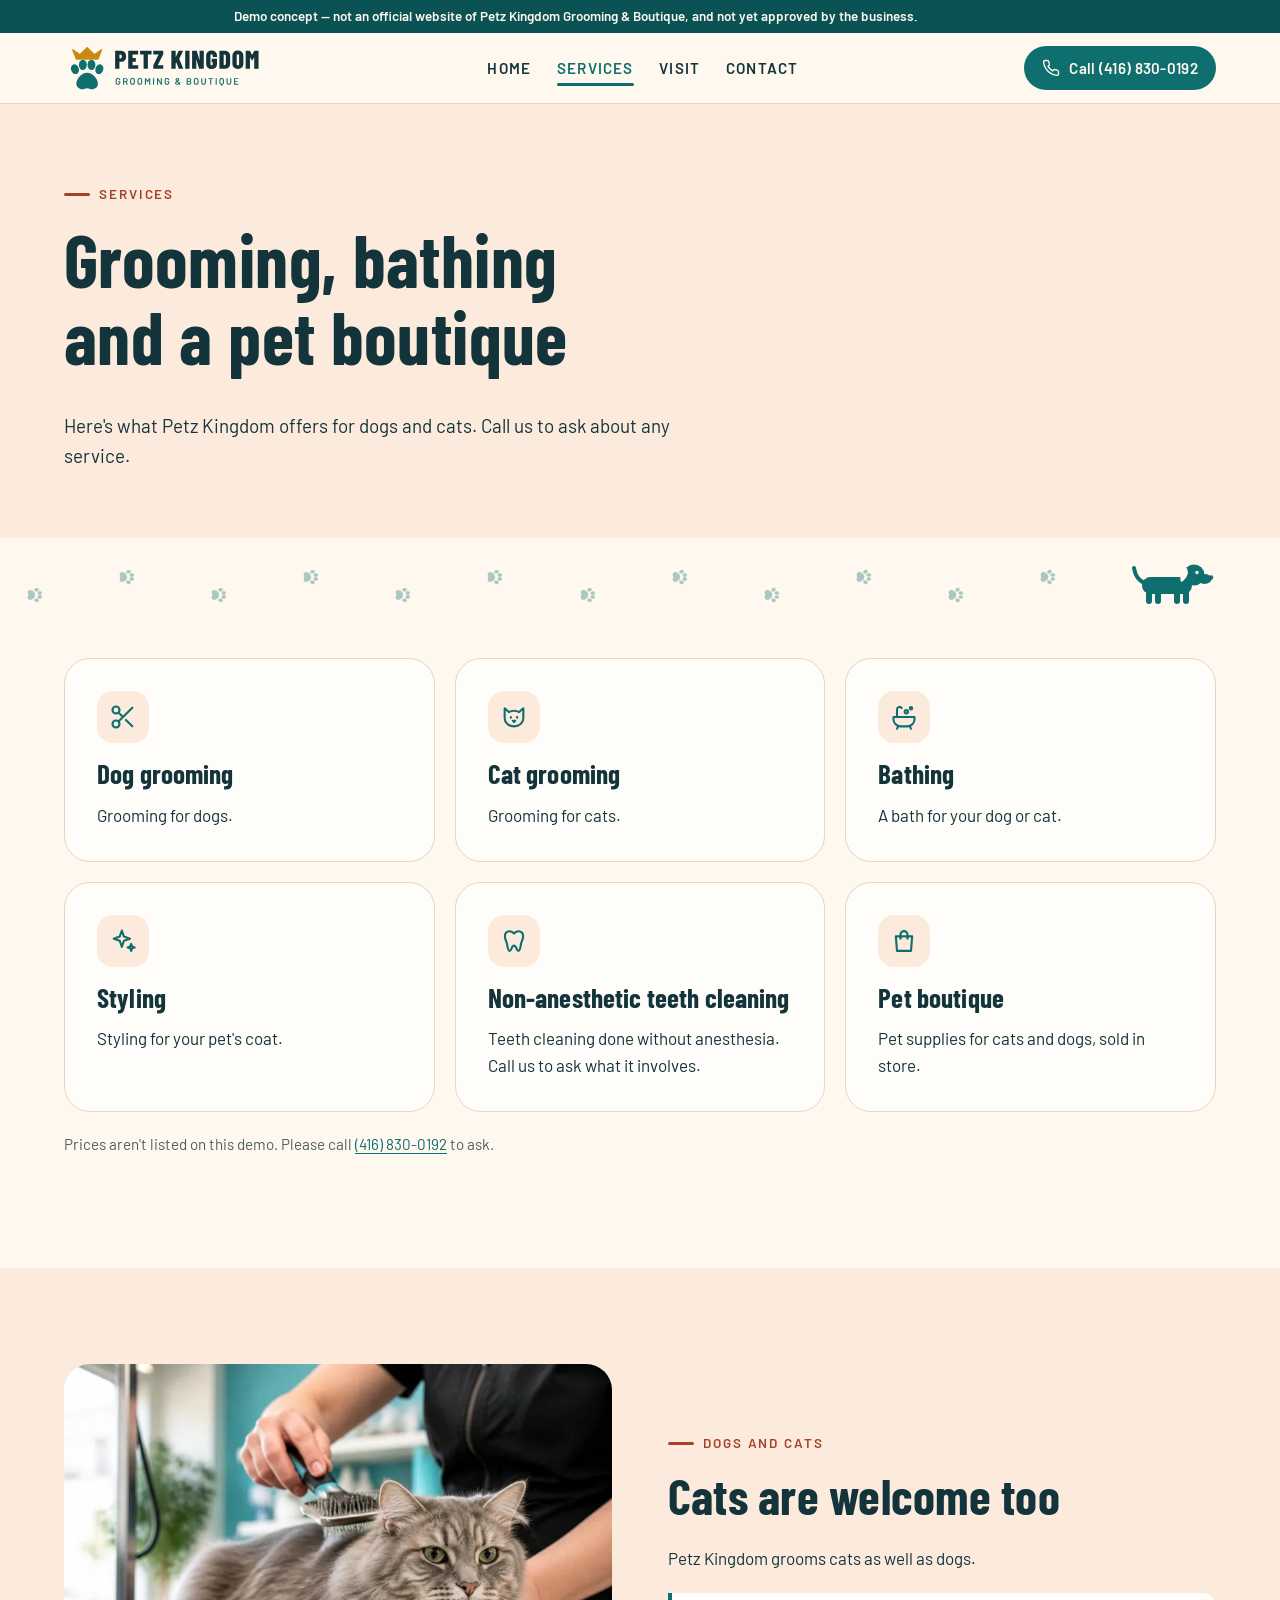
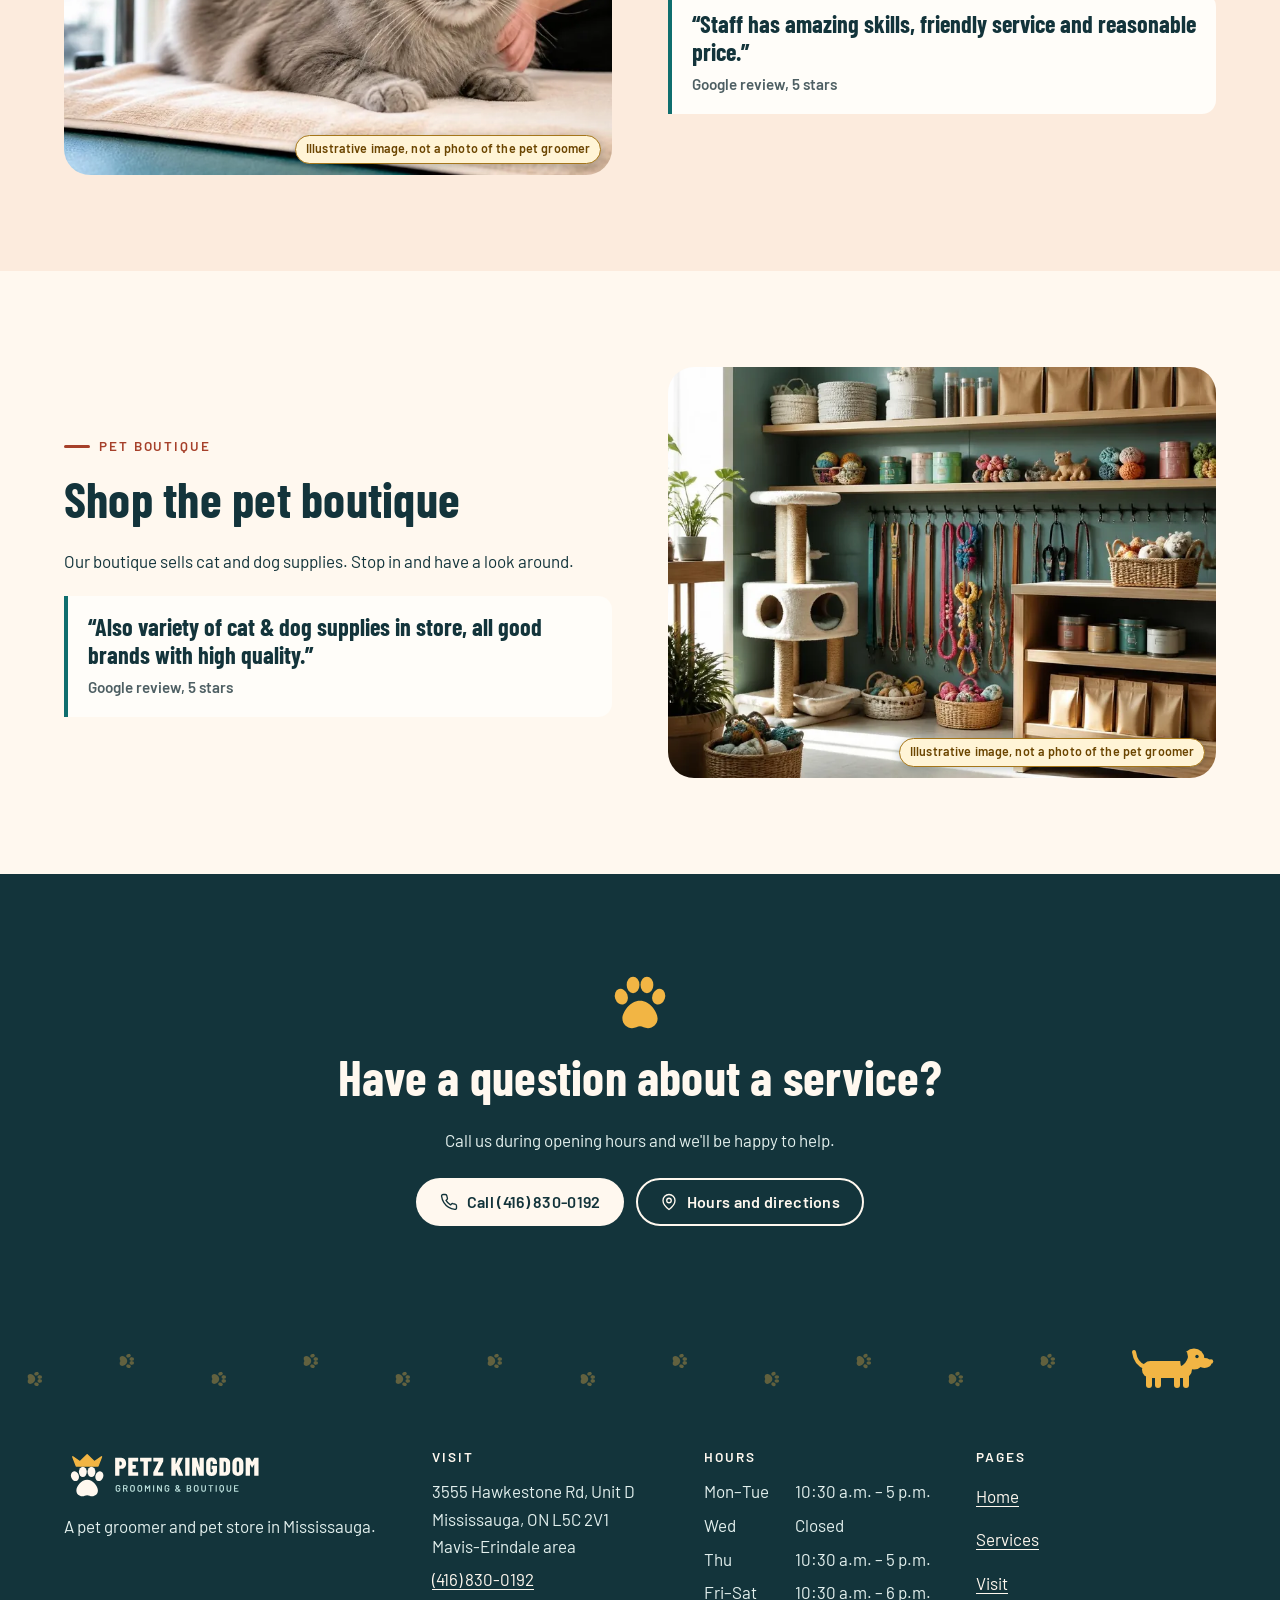
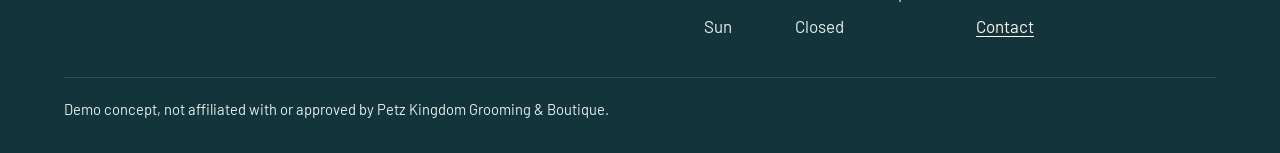
<file: services.html>
<!DOCTYPE html>
<html lang="en-CA">
<head>
  <meta charset="utf-8">
  <meta name="viewport" content="width=device-width, initial-scale=1, viewport-fit=cover">
  <script>document.documentElement.classList.add("js")</script>
  <title>Services | Petz Kingdom Grooming &amp; Boutique (demo concept)</title>
  <meta name="description" content="Demo concept website for Petz Kingdom Grooming &amp; Boutique, a pet groomer and pet store in Mississauga — not the official site. Grooming, bathing and more.">
  <meta property="og:type" content="website">
  <meta property="og:site_name" content="Petz Kingdom Grooming &amp; Boutique (demo concept)">
  <meta property="og:locale" content="en_CA">
  <meta property="og:title" content="Services | Petz Kingdom Grooming &amp; Boutique (demo concept)">
  <meta property="og:description" content="Demo concept website for Petz Kingdom Grooming &amp; Boutique, a pet groomer and pet store in Mississauga — not the official site. Grooming, bathing and more.">
  <meta property="og:url" content="https://mikelagumbay22.github.io/petz-kingdom-demo/services.html">
  <meta property="og:image" content="https://mikelagumbay22.github.io/petz-kingdom-demo/img/og-image.jpg">
  <meta property="og:image:type" content="image/jpeg">
  <meta property="og:image:width" content="1200">
  <meta property="og:image:height" content="630">
  <meta property="og:image:alt" content="Demo concept, not the official site. A small white dog on a grooming table being brushed (illustrative image, not a photo of the pet groomer)">
  <meta name="twitter:card" content="summary_large_image">
  <meta name="twitter:title" content="Services | Petz Kingdom Grooming &amp; Boutique (demo concept)">
  <meta name="twitter:description" content="Demo concept website for Petz Kingdom Grooming &amp; Boutique, a pet groomer and pet store in Mississauga — not the official site. Grooming, bathing and more.">
  <meta name="twitter:image" content="https://mikelagumbay22.github.io/petz-kingdom-demo/img/og-image.jpg">
  <meta name="twitter:image:alt" content="Demo concept, not the official site. A small white dog on a grooming table being brushed (illustrative image, not a photo of the pet groomer)">
  <meta name="robots" content="noindex, nofollow">
  <meta name="theme-color" content="#13343B">
  <link rel="preload" href="fonts/barlowcondensed-700-latin.woff2" as="font" type="font/woff2" crossorigin>
  <link rel="preload" href="fonts/barlow-400-latin.woff2" as="font" type="font/woff2" crossorigin>
  <link rel="preload" href="fonts/barlow-600-latin.woff2" as="font" type="font/woff2" crossorigin>
  <link rel="stylesheet" href="css/site.css?v=2fdeeff4">
  <link rel="icon" href="img/favicon.ico" sizes="any">
  <link rel="icon" type="image/png" sizes="512x512" href="img/favicon-512.png">
  <link rel="apple-touch-icon" href="img/apple-touch-icon.png">
</head>
<body class="page-services" data-hours='[{"day": "Monday", "display": "10:30 a.m. – 5 p.m.", "closed": false, "opens": "10:30", "closes": "17:00"}, {"day": "Tuesday", "display": "10:30 a.m. – 5 p.m.", "closed": false, "opens": "10:30", "closes": "17:00"}, {"day": "Wednesday", "display": "Closed", "closed": true, "opens": "", "closes": ""}, {"day": "Thursday", "display": "10:30 a.m. – 5 p.m.", "closed": false, "opens": "10:30", "closes": "17:00"}, {"day": "Friday", "display": "10:30 a.m. – 6 p.m.", "closed": false, "opens": "10:30", "closes": "18:00"}, {"day": "Saturday", "display": "10:30 a.m. – 6 p.m.", "closed": false, "opens": "10:30", "closes": "18:00"}, {"day": "Sunday", "display": "Closed", "closed": true, "opens": "", "closes": ""}]'>
<aside class="demo-banner" aria-label="Demo notice">
  <p class="container">Demo concept — not an official website of Petz Kingdom Grooming &amp; Boutique, and not yet approved by the business.</p>
</aside>
<a class="skip-link" href="#main">Skip to content</a>
<header class="site-header">
  <div class="container header-inner">
    <a class="brand" href="index.html">
      <img src="img/logo.svg" alt="Petz Kingdom Grooming &amp; Boutique, home" width="237" height="60">
    </a>
    <nav class="site-nav desktop-nav" aria-label="Main">
      <ul>
        <li><a href="index.html">Home</a></li>
        <li><a href="services.html" aria-current="page">Services</a></li>
        <li><a href="visit.html">Visit</a></li>
        <li><a href="contact.html">Contact</a></li>
      </ul>
    </nav>
    <div class="header-actions">
      <a class="btn btn--primary btn--sm header-cta" href="tel:+14168300192"><svg viewBox="0 0 24 24" fill="none" stroke="currentColor" stroke-width="1.8" stroke-linecap="round" stroke-linejoin="round" aria-hidden="true" focusable="false"><path d="M22 16.9v3a2 2 0 0 1-2.2 2 19.8 19.8 0 0 1-8.6-3.1 19.5 19.5 0 0 1-6-6A19.8 19.8 0 0 1 2.1 4.2 2 2 0 0 1 4.1 2h3a2 2 0 0 1 2 1.7c.1 1 .4 1.9.7 2.8a2 2 0 0 1-.5 2.1L8 9.9a16 16 0 0 0 6 6l1.3-1.3a2 2 0 0 1 2.1-.4c.9.3 1.8.6 2.8.7a2 2 0 0 1 1.7 2z"/></svg>Call (416) 830-0192</a>
      <button type="button" class="menu-toggle" id="menu-toggle" aria-controls="mobile-nav" aria-expanded="false">
        <span class="burger" aria-hidden="true"><span></span><span></span><span></span></span>
        <span class="menu-toggle__label">Menu</span>
      </button>
    </div>
  </div>
  <div class="mobile-nav" id="mobile-nav" hidden>
    <nav aria-label="Mobile">
      <ul>
        <li style="--i:0"><a href="index.html">Home</a></li>
        <li style="--i:1"><a href="services.html" aria-current="page">Services</a></li>
        <li style="--i:2"><a href="visit.html">Visit</a></li>
        <li style="--i:3"><a href="contact.html">Contact</a></li>
        <li style="--i:4"><a class="mobile-nav__cta" href="tel:+14168300192"><svg viewBox="0 0 24 24" fill="none" stroke="currentColor" stroke-width="1.8" stroke-linecap="round" stroke-linejoin="round" aria-hidden="true" focusable="false"><path d="M22 16.9v3a2 2 0 0 1-2.2 2 19.8 19.8 0 0 1-8.6-3.1 19.5 19.5 0 0 1-6-6A19.8 19.8 0 0 1 2.1 4.2 2 2 0 0 1 4.1 2h3a2 2 0 0 1 2 1.7c.1 1 .4 1.9.7 2.8a2 2 0 0 1-.5 2.1L8 9.9a16 16 0 0 0 6 6l1.3-1.3a2 2 0 0 1 2.1-.4c.9.3 1.8.6 2.8.7a2 2 0 0 1 1.7 2z"/></svg>Call (416) 830-0192</a></li>
      </ul>
    </nav>
  </div>
</header>
<main id="main">

<section class="page-hero" aria-labelledby="services-title">
  <div class="container"><div class="section-head">
    <p class="eyebrow">Services</p>
    <h1 id="services-title">Grooming, bathing and a pet boutique</h1>
    <p class="lead">Here&#39;s what Petz Kingdom offers for dogs and cats. Call us to ask about any service.</p>
  </div></div>
</section>
<div class="trail " aria-hidden="true" data-trail>
  <div class="trail__prints">
    <svg class="trail__print" style="left:2.0%;--i:0" viewBox="0 0 24 24" fill="currentColor" focusable="false"><ellipse cx="5" cy="10" rx="2.4" ry="3" transform="rotate(-18 5 10)"/><ellipse cx="9.4" cy="5.6" rx="2.4" ry="3.1"/><ellipse cx="14.6" cy="5.6" rx="2.4" ry="3.1"/><ellipse cx="19" cy="10" rx="2.4" ry="3" transform="rotate(18 19 10)"/><path d="M12 11.5c3.6 0 6.6 4.1 6.6 6.7 0 2.2-1.8 3.6-3.6 3.6-1.4 0-2-.7-3-.7s-1.6.7-3 .7c-1.8 0-3.6-1.4-3.6-3.6 0-2.6 3-6.7 6.6-6.7z"/></svg>
    <svg class="trail__print is-up" style="left:9.2%;--i:1" viewBox="0 0 24 24" fill="currentColor" focusable="false"><ellipse cx="5" cy="10" rx="2.4" ry="3" transform="rotate(-18 5 10)"/><ellipse cx="9.4" cy="5.6" rx="2.4" ry="3.1"/><ellipse cx="14.6" cy="5.6" rx="2.4" ry="3.1"/><ellipse cx="19" cy="10" rx="2.4" ry="3" transform="rotate(18 19 10)"/><path d="M12 11.5c3.6 0 6.6 4.1 6.6 6.7 0 2.2-1.8 3.6-3.6 3.6-1.4 0-2-.7-3-.7s-1.6.7-3 .7c-1.8 0-3.6-1.4-3.6-3.6 0-2.6 3-6.7 6.6-6.7z"/></svg>
    <svg class="trail__print" style="left:16.4%;--i:2" viewBox="0 0 24 24" fill="currentColor" focusable="false"><ellipse cx="5" cy="10" rx="2.4" ry="3" transform="rotate(-18 5 10)"/><ellipse cx="9.4" cy="5.6" rx="2.4" ry="3.1"/><ellipse cx="14.6" cy="5.6" rx="2.4" ry="3.1"/><ellipse cx="19" cy="10" rx="2.4" ry="3" transform="rotate(18 19 10)"/><path d="M12 11.5c3.6 0 6.6 4.1 6.6 6.7 0 2.2-1.8 3.6-3.6 3.6-1.4 0-2-.7-3-.7s-1.6.7-3 .7c-1.8 0-3.6-1.4-3.6-3.6 0-2.6 3-6.7 6.6-6.7z"/></svg>
    <svg class="trail__print is-up" style="left:23.6%;--i:3" viewBox="0 0 24 24" fill="currentColor" focusable="false"><ellipse cx="5" cy="10" rx="2.4" ry="3" transform="rotate(-18 5 10)"/><ellipse cx="9.4" cy="5.6" rx="2.4" ry="3.1"/><ellipse cx="14.6" cy="5.6" rx="2.4" ry="3.1"/><ellipse cx="19" cy="10" rx="2.4" ry="3" transform="rotate(18 19 10)"/><path d="M12 11.5c3.6 0 6.6 4.1 6.6 6.7 0 2.2-1.8 3.6-3.6 3.6-1.4 0-2-.7-3-.7s-1.6.7-3 .7c-1.8 0-3.6-1.4-3.6-3.6 0-2.6 3-6.7 6.6-6.7z"/></svg>
    <svg class="trail__print" style="left:30.8%;--i:4" viewBox="0 0 24 24" fill="currentColor" focusable="false"><ellipse cx="5" cy="10" rx="2.4" ry="3" transform="rotate(-18 5 10)"/><ellipse cx="9.4" cy="5.6" rx="2.4" ry="3.1"/><ellipse cx="14.6" cy="5.6" rx="2.4" ry="3.1"/><ellipse cx="19" cy="10" rx="2.4" ry="3" transform="rotate(18 19 10)"/><path d="M12 11.5c3.6 0 6.6 4.1 6.6 6.7 0 2.2-1.8 3.6-3.6 3.6-1.4 0-2-.7-3-.7s-1.6.7-3 .7c-1.8 0-3.6-1.4-3.6-3.6 0-2.6 3-6.7 6.6-6.7z"/></svg>
    <svg class="trail__print is-up" style="left:38.0%;--i:5" viewBox="0 0 24 24" fill="currentColor" focusable="false"><ellipse cx="5" cy="10" rx="2.4" ry="3" transform="rotate(-18 5 10)"/><ellipse cx="9.4" cy="5.6" rx="2.4" ry="3.1"/><ellipse cx="14.6" cy="5.6" rx="2.4" ry="3.1"/><ellipse cx="19" cy="10" rx="2.4" ry="3" transform="rotate(18 19 10)"/><path d="M12 11.5c3.6 0 6.6 4.1 6.6 6.7 0 2.2-1.8 3.6-3.6 3.6-1.4 0-2-.7-3-.7s-1.6.7-3 .7c-1.8 0-3.6-1.4-3.6-3.6 0-2.6 3-6.7 6.6-6.7z"/></svg>
    <svg class="trail__print" style="left:45.2%;--i:6" viewBox="0 0 24 24" fill="currentColor" focusable="false"><ellipse cx="5" cy="10" rx="2.4" ry="3" transform="rotate(-18 5 10)"/><ellipse cx="9.4" cy="5.6" rx="2.4" ry="3.1"/><ellipse cx="14.6" cy="5.6" rx="2.4" ry="3.1"/><ellipse cx="19" cy="10" rx="2.4" ry="3" transform="rotate(18 19 10)"/><path d="M12 11.5c3.6 0 6.6 4.1 6.6 6.7 0 2.2-1.8 3.6-3.6 3.6-1.4 0-2-.7-3-.7s-1.6.7-3 .7c-1.8 0-3.6-1.4-3.6-3.6 0-2.6 3-6.7 6.6-6.7z"/></svg>
    <svg class="trail__print is-up" style="left:52.4%;--i:7" viewBox="0 0 24 24" fill="currentColor" focusable="false"><ellipse cx="5" cy="10" rx="2.4" ry="3" transform="rotate(-18 5 10)"/><ellipse cx="9.4" cy="5.6" rx="2.4" ry="3.1"/><ellipse cx="14.6" cy="5.6" rx="2.4" ry="3.1"/><ellipse cx="19" cy="10" rx="2.4" ry="3" transform="rotate(18 19 10)"/><path d="M12 11.5c3.6 0 6.6 4.1 6.6 6.7 0 2.2-1.8 3.6-3.6 3.6-1.4 0-2-.7-3-.7s-1.6.7-3 .7c-1.8 0-3.6-1.4-3.6-3.6 0-2.6 3-6.7 6.6-6.7z"/></svg>
    <svg class="trail__print" style="left:59.6%;--i:8" viewBox="0 0 24 24" fill="currentColor" focusable="false"><ellipse cx="5" cy="10" rx="2.4" ry="3" transform="rotate(-18 5 10)"/><ellipse cx="9.4" cy="5.6" rx="2.4" ry="3.1"/><ellipse cx="14.6" cy="5.6" rx="2.4" ry="3.1"/><ellipse cx="19" cy="10" rx="2.4" ry="3" transform="rotate(18 19 10)"/><path d="M12 11.5c3.6 0 6.6 4.1 6.6 6.7 0 2.2-1.8 3.6-3.6 3.6-1.4 0-2-.7-3-.7s-1.6.7-3 .7c-1.8 0-3.6-1.4-3.6-3.6 0-2.6 3-6.7 6.6-6.7z"/></svg>
    <svg class="trail__print is-up" style="left:66.8%;--i:9" viewBox="0 0 24 24" fill="currentColor" focusable="false"><ellipse cx="5" cy="10" rx="2.4" ry="3" transform="rotate(-18 5 10)"/><ellipse cx="9.4" cy="5.6" rx="2.4" ry="3.1"/><ellipse cx="14.6" cy="5.6" rx="2.4" ry="3.1"/><ellipse cx="19" cy="10" rx="2.4" ry="3" transform="rotate(18 19 10)"/><path d="M12 11.5c3.6 0 6.6 4.1 6.6 6.7 0 2.2-1.8 3.6-3.6 3.6-1.4 0-2-.7-3-.7s-1.6.7-3 .7c-1.8 0-3.6-1.4-3.6-3.6 0-2.6 3-6.7 6.6-6.7z"/></svg>
    <svg class="trail__print" style="left:74.0%;--i:10" viewBox="0 0 24 24" fill="currentColor" focusable="false"><ellipse cx="5" cy="10" rx="2.4" ry="3" transform="rotate(-18 5 10)"/><ellipse cx="9.4" cy="5.6" rx="2.4" ry="3.1"/><ellipse cx="14.6" cy="5.6" rx="2.4" ry="3.1"/><ellipse cx="19" cy="10" rx="2.4" ry="3" transform="rotate(18 19 10)"/><path d="M12 11.5c3.6 0 6.6 4.1 6.6 6.7 0 2.2-1.8 3.6-3.6 3.6-1.4 0-2-.7-3-.7s-1.6.7-3 .7c-1.8 0-3.6-1.4-3.6-3.6 0-2.6 3-6.7 6.6-6.7z"/></svg>
    <svg class="trail__print is-up" style="left:81.2%;--i:11" viewBox="0 0 24 24" fill="currentColor" focusable="false"><ellipse cx="5" cy="10" rx="2.4" ry="3" transform="rotate(-18 5 10)"/><ellipse cx="9.4" cy="5.6" rx="2.4" ry="3.1"/><ellipse cx="14.6" cy="5.6" rx="2.4" ry="3.1"/><ellipse cx="19" cy="10" rx="2.4" ry="3" transform="rotate(18 19 10)"/><path d="M12 11.5c3.6 0 6.6 4.1 6.6 6.7 0 2.2-1.8 3.6-3.6 3.6-1.4 0-2-.7-3-.7s-1.6.7-3 .7c-1.8 0-3.6-1.4-3.6-3.6 0-2.6 3-6.7 6.6-6.7z"/></svg>
  </div>
  <div class="container" style="position:relative;height:100%;container-type:inline-size">
    <svg class="trail__dog" viewBox="0 0 90 50" focusable="false">
      <g class="tail"><path d="M21 23c-6-2-10-8-11-15" fill="none" stroke="currentColor" stroke-width="4" stroke-linecap="round"/></g>
      <g class="leg leg--b"><rect x="22" y="28" width="6" height="16" rx="3" fill="currentColor"/><rect x="31" y="28" width="6" height="16" rx="3" fill="currentColor"/></g>
      <g class="leg leg--f"><rect x="50" y="28" width="6" height="16" rx="3" fill="currentColor"/><rect x="59" y="28" width="6" height="16" rx="3" fill="currentColor"/></g>
      <rect x="18" y="17" width="50" height="17" rx="8.5" fill="currentColor"/>
      <circle cx="70" cy="15" r="10.5" fill="currentColor"/>
      <ellipse cx="80.5" cy="19" rx="7" ry="5" fill="currentColor"/>
      <path d="M63 8c-6 1-8 7-6 14 3-1 6-5 7-9z" fill="var(--trail-bg)"/>
      <circle cx="73" cy="12.5" r="1.7" fill="var(--trail-bg)"/>
      <circle cx="87" cy="17.5" r="2.2" fill="currentColor"/>
    </svg>
  </div>
</div>

<section class="section section--tight" aria-label="Services">
  <div class="container">
    <ul class="card-grid card-grid--3 services-grid">
      <li class="card service-card tilt reveal" style="--d: 0.0s" id="grooming" data-tilt>
        <span class="icon-chip"><svg viewBox="0 0 24 24" fill="none" stroke="currentColor" stroke-width="1.8" stroke-linecap="round" stroke-linejoin="round" aria-hidden="true" focusable="false"><circle cx="6" cy="6" r="3"/><circle cx="6" cy="18" r="3"/><path d="M20 4 8.1 15.9M14.5 14.5 20 20M8.1 8.1 12 12"/></svg></span>
        <h2 class="h3">Dog grooming</h2>
        <p>Grooming for dogs.</p>
      </li>
      <li class="card service-card tilt reveal" style="--d: 0.1s" id="cats" data-tilt>
        <span class="icon-chip"><svg viewBox="0 0 24 24" fill="none" stroke="currentColor" stroke-width="1.8" stroke-linecap="round" stroke-linejoin="round" aria-hidden="true" focusable="false"><path d="M4 4.5l3.6 3.3A8 8 0 0 1 12 6.6a8 8 0 0 1 4.4 1.2L20 4.5V13a8 7 0 0 1-16 0z"/><path d="M9.3 12v.6M14.7 12v.6M11 15.3h2l-1 1z"/></svg></span>
        <h2 class="h3">Cat grooming</h2>
        <p>Grooming for cats.</p>
      </li>
      <li class="card service-card tilt reveal" style="--d: 0.2s" id="bathing" data-tilt>
        <span class="icon-chip"><svg viewBox="0 0 24 24" fill="none" stroke="currentColor" stroke-width="1.8" stroke-linecap="round" stroke-linejoin="round" aria-hidden="true" focusable="false"><path d="M3 12h18v2a6 6 0 0 1-6 6H9a6 6 0 0 1-6-6z"/><path d="M6 12V5.5a2.2 2.2 0 0 1 4-1.2"/><path d="M7 20l-1 2M17 20l1 2"/><circle cx="14" cy="7.5" r="1.4"/><circle cx="18" cy="4.5" r="1"/></svg></span>
        <h2 class="h3">Bathing</h2>
        <p>A bath for your dog or cat.</p>
      </li>
      <li class="card service-card tilt reveal" style="--d: 0.0s" id="styling" data-tilt>
        <span class="icon-chip"><svg viewBox="0 0 24 24" fill="none" stroke="currentColor" stroke-width="1.8" stroke-linecap="round" stroke-linejoin="round" aria-hidden="true" focusable="false"><path d="M11 3l1.8 5.2L18 10l-5.2 1.8L11 17l-1.8-5.2L4 10l5.2-1.8z"/><path d="M19 14.5l.8 2.2 2.2.8-2.2.8L19 20.5l-.8-2.2-2.2-.8 2.2-.8z"/></svg></span>
        <h2 class="h3">Styling</h2>
        <p>Styling for your pet&#39;s coat.</p>
      </li>
      <li class="card service-card tilt reveal" style="--d: 0.1s" id="teeth" data-tilt>
        <span class="icon-chip"><svg viewBox="0 0 24 24" fill="none" stroke="currentColor" stroke-width="1.8" stroke-linecap="round" stroke-linejoin="round" aria-hidden="true" focusable="false"><path d="M12 5.5C10.5 4 8.5 3.5 7 3.8 4.8 4.3 4 6.5 4.3 9c.3 2.3 1.4 3.5 1.8 6 .4 2.8.8 5.5 2.2 5.5 1.6 0 1.5-4.5 3.7-4.5s2.1 4.5 3.7 4.5c1.4 0 1.8-2.7 2.2-5.5.4-2.5 1.5-3.7 1.8-6 .3-2.5-.5-4.7-2.7-5.2-1.5-.3-3.5.2-5 1.7z"/></svg></span>
        <h2 class="h3">Non-anesthetic teeth cleaning</h2>
        <p>Teeth cleaning done without anesthesia. Call us to ask what it involves.</p>
      </li>
      <li class="card service-card tilt reveal" style="--d: 0.2s" id="boutique" data-tilt>
        <span class="icon-chip"><svg viewBox="0 0 24 24" fill="none" stroke="currentColor" stroke-width="1.8" stroke-linecap="round" stroke-linejoin="round" aria-hidden="true" focusable="false"><path d="M5 8h14l-1 12.5H6z"/><path d="M9 10V6.5a3 3 0 0 1 6 0V10"/></svg></span>
        <h2 class="h3">Pet boutique</h2>
        <p>Pet supplies for cats and dogs, sold in store.</p>
      </li>
    </ul>
    <p class="note reveal" style="margin-top:1.25rem">Prices aren't listed on this demo. Please call <a href="tel:+14168300192">(416) 830-0192</a> to ask.</p>
  </div>
</section>
<section class="section section--alt" aria-labelledby="cats-title">
  <div class="container split">
    <div class="reveal reveal-l"><div class="media " style="--focus: 60% 50%"><span class="ph-badge image-badge">Illustrative image, not a photo of the pet groomer</span>
  <img src="img/cat-grooming-800.webp" srcset="img/cat-grooming-480.webp 480w, img/cat-grooming-800.webp 800w, img/cat-grooming-1200.webp 1200w, img/cat-grooming-1456.webp 1456w" sizes="(min-width: 900px) 540px, 92vw" width="1456" height="1088" alt="A fluffy grey cat lying on a towel while it is gently brushed" loading="lazy" decoding="async">
</div></div>
    <div class="reveal reveal-r">
      <p class="eyebrow">Dogs and cats</p>
      <h2 id="cats-title">Cats are welcome too</h2>
      <p>Petz Kingdom grooms cats as well as dogs.</p>
      <figure class="feature-quote"><blockquote style="margin:0"><p>“Staff has amazing skills, friendly service and reasonable price.”</p></blockquote><figcaption>Google review, 5 stars</figcaption></figure>
    </div>
  </div>
</section>
<section class="section" aria-labelledby="boutique-title">
  <div class="container split split--flip">
    <div class="reveal reveal-r"><div class="media "><span class="ph-badge image-badge">Illustrative image, not a photo of the pet groomer</span>
  <img src="img/boutique-800.webp" srcset="img/boutique-480.webp 480w, img/boutique-800.webp 800w, img/boutique-1200.webp 1200w, img/boutique-1456.webp 1456w" sizes="(min-width: 900px) 540px, 92vw" width="1456" height="1088" alt="Shelves of pet toys, leashes, collars and supplies next to a cat tree" loading="lazy" decoding="async">
</div></div>
    <div class="reveal reveal-l">
      <p class="eyebrow">Pet boutique</p>
      <h2 id="boutique-title">Shop the pet boutique</h2>
      <p>Our boutique sells cat and dog supplies. Stop in and have a look around.</p>
      <figure class="feature-quote"><blockquote style="margin:0"><p>“Also variety of cat &amp; dog supplies in store, all good brands with high quality.”</p></blockquote><figcaption>Google review, 5 stars</figcaption></figure>
    </div>
  </div>
</section>

<section class="section cta-band on-dark" aria-labelledby="services-cta-title">
  <div class="container reveal">
    <div class="mini-paw" aria-hidden="true">
  <svg class="mini-paw__icon" viewBox="0 0 24 24" fill="currentColor" focusable="false"><ellipse cx="5" cy="10" rx="2.4" ry="3" transform="rotate(-18 5 10)"/><ellipse cx="9.4" cy="5.6" rx="2.4" ry="3.1"/><ellipse cx="14.6" cy="5.6" rx="2.4" ry="3.1"/><ellipse cx="19" cy="10" rx="2.4" ry="3" transform="rotate(18 19 10)"/><path d="M12 11.5c3.6 0 6.6 4.1 6.6 6.7 0 2.2-1.8 3.6-3.6 3.6-1.4 0-2-.7-3-.7s-1.6.7-3 .7c-1.8 0-3.6-1.4-3.6-3.6 0-2.6 3-6.7 6.6-6.7z"/></svg>
  <span class="pup__bubble" style="left:4%;top:30%;width:18%;--i:0"></span>
  <span class="pup__bubble" style="left:72%;top:10%;width:14%;--i:1"></span>
  <span class="pup__bubble" style="left:80%;top:46%;width:11%;--i:2"></span>
</div>
    <h2 id="services-cta-title">Have a question about a service?</h2>
    <p>Call us during opening hours and we&#39;ll be happy to help.</p>
    <div class="btn-row">
      <a class="btn btn--light" href="tel:+14168300192"><svg viewBox="0 0 24 24" fill="none" stroke="currentColor" stroke-width="1.8" stroke-linecap="round" stroke-linejoin="round" aria-hidden="true" focusable="false"><path d="M22 16.9v3a2 2 0 0 1-2.2 2 19.8 19.8 0 0 1-8.6-3.1 19.5 19.5 0 0 1-6-6A19.8 19.8 0 0 1 2.1 4.2 2 2 0 0 1 4.1 2h3a2 2 0 0 1 2 1.7c.1 1 .4 1.9.7 2.8a2 2 0 0 1-.5 2.1L8 9.9a16 16 0 0 0 6 6l1.3-1.3a2 2 0 0 1 2.1-.4c.9.3 1.8.6 2.8.7a2 2 0 0 1 1.7 2z"/></svg>Call (416) 830-0192</a>
      <a class="btn btn--outline-light" href="visit.html"><svg viewBox="0 0 24 24" fill="none" stroke="currentColor" stroke-width="1.8" stroke-linecap="round" stroke-linejoin="round" aria-hidden="true" focusable="false"><path d="M20 10c0 6-8 12-8 12S4 16 4 10a8 8 0 0 1 16 0z"/><circle cx="12" cy="10" r="3"/></svg>Hours and directions</a>
    </div>
  </div>
</section>

</main>
<div class="trail trail--dark" aria-hidden="true" data-trail>
  <div class="trail__prints">
    <svg class="trail__print" style="left:2.0%;--i:0" viewBox="0 0 24 24" fill="currentColor" focusable="false"><ellipse cx="5" cy="10" rx="2.4" ry="3" transform="rotate(-18 5 10)"/><ellipse cx="9.4" cy="5.6" rx="2.4" ry="3.1"/><ellipse cx="14.6" cy="5.6" rx="2.4" ry="3.1"/><ellipse cx="19" cy="10" rx="2.4" ry="3" transform="rotate(18 19 10)"/><path d="M12 11.5c3.6 0 6.6 4.1 6.6 6.7 0 2.2-1.8 3.6-3.6 3.6-1.4 0-2-.7-3-.7s-1.6.7-3 .7c-1.8 0-3.6-1.4-3.6-3.6 0-2.6 3-6.7 6.6-6.7z"/></svg>
    <svg class="trail__print is-up" style="left:9.2%;--i:1" viewBox="0 0 24 24" fill="currentColor" focusable="false"><ellipse cx="5" cy="10" rx="2.4" ry="3" transform="rotate(-18 5 10)"/><ellipse cx="9.4" cy="5.6" rx="2.4" ry="3.1"/><ellipse cx="14.6" cy="5.6" rx="2.4" ry="3.1"/><ellipse cx="19" cy="10" rx="2.4" ry="3" transform="rotate(18 19 10)"/><path d="M12 11.5c3.6 0 6.6 4.1 6.6 6.7 0 2.2-1.8 3.6-3.6 3.6-1.4 0-2-.7-3-.7s-1.6.7-3 .7c-1.8 0-3.6-1.4-3.6-3.6 0-2.6 3-6.7 6.6-6.7z"/></svg>
    <svg class="trail__print" style="left:16.4%;--i:2" viewBox="0 0 24 24" fill="currentColor" focusable="false"><ellipse cx="5" cy="10" rx="2.4" ry="3" transform="rotate(-18 5 10)"/><ellipse cx="9.4" cy="5.6" rx="2.4" ry="3.1"/><ellipse cx="14.6" cy="5.6" rx="2.4" ry="3.1"/><ellipse cx="19" cy="10" rx="2.4" ry="3" transform="rotate(18 19 10)"/><path d="M12 11.5c3.6 0 6.6 4.1 6.6 6.7 0 2.2-1.8 3.6-3.6 3.6-1.4 0-2-.7-3-.7s-1.6.7-3 .7c-1.8 0-3.6-1.4-3.6-3.6 0-2.6 3-6.7 6.6-6.7z"/></svg>
    <svg class="trail__print is-up" style="left:23.6%;--i:3" viewBox="0 0 24 24" fill="currentColor" focusable="false"><ellipse cx="5" cy="10" rx="2.4" ry="3" transform="rotate(-18 5 10)"/><ellipse cx="9.4" cy="5.6" rx="2.4" ry="3.1"/><ellipse cx="14.6" cy="5.6" rx="2.4" ry="3.1"/><ellipse cx="19" cy="10" rx="2.4" ry="3" transform="rotate(18 19 10)"/><path d="M12 11.5c3.6 0 6.6 4.1 6.6 6.7 0 2.2-1.8 3.6-3.6 3.6-1.4 0-2-.7-3-.7s-1.6.7-3 .7c-1.8 0-3.6-1.4-3.6-3.6 0-2.6 3-6.7 6.6-6.7z"/></svg>
    <svg class="trail__print" style="left:30.8%;--i:4" viewBox="0 0 24 24" fill="currentColor" focusable="false"><ellipse cx="5" cy="10" rx="2.4" ry="3" transform="rotate(-18 5 10)"/><ellipse cx="9.4" cy="5.6" rx="2.4" ry="3.1"/><ellipse cx="14.6" cy="5.6" rx="2.4" ry="3.1"/><ellipse cx="19" cy="10" rx="2.4" ry="3" transform="rotate(18 19 10)"/><path d="M12 11.5c3.6 0 6.6 4.1 6.6 6.7 0 2.2-1.8 3.6-3.6 3.6-1.4 0-2-.7-3-.7s-1.6.7-3 .7c-1.8 0-3.6-1.4-3.6-3.6 0-2.6 3-6.7 6.6-6.7z"/></svg>
    <svg class="trail__print is-up" style="left:38.0%;--i:5" viewBox="0 0 24 24" fill="currentColor" focusable="false"><ellipse cx="5" cy="10" rx="2.4" ry="3" transform="rotate(-18 5 10)"/><ellipse cx="9.4" cy="5.6" rx="2.4" ry="3.1"/><ellipse cx="14.6" cy="5.6" rx="2.4" ry="3.1"/><ellipse cx="19" cy="10" rx="2.4" ry="3" transform="rotate(18 19 10)"/><path d="M12 11.5c3.6 0 6.6 4.1 6.6 6.7 0 2.2-1.8 3.6-3.6 3.6-1.4 0-2-.7-3-.7s-1.6.7-3 .7c-1.8 0-3.6-1.4-3.6-3.6 0-2.6 3-6.7 6.6-6.7z"/></svg>
    <svg class="trail__print" style="left:45.2%;--i:6" viewBox="0 0 24 24" fill="currentColor" focusable="false"><ellipse cx="5" cy="10" rx="2.4" ry="3" transform="rotate(-18 5 10)"/><ellipse cx="9.4" cy="5.6" rx="2.4" ry="3.1"/><ellipse cx="14.6" cy="5.6" rx="2.4" ry="3.1"/><ellipse cx="19" cy="10" rx="2.4" ry="3" transform="rotate(18 19 10)"/><path d="M12 11.5c3.6 0 6.6 4.1 6.6 6.7 0 2.2-1.8 3.6-3.6 3.6-1.4 0-2-.7-3-.7s-1.6.7-3 .7c-1.8 0-3.6-1.4-3.6-3.6 0-2.6 3-6.7 6.6-6.7z"/></svg>
    <svg class="trail__print is-up" style="left:52.4%;--i:7" viewBox="0 0 24 24" fill="currentColor" focusable="false"><ellipse cx="5" cy="10" rx="2.4" ry="3" transform="rotate(-18 5 10)"/><ellipse cx="9.4" cy="5.6" rx="2.4" ry="3.1"/><ellipse cx="14.6" cy="5.6" rx="2.4" ry="3.1"/><ellipse cx="19" cy="10" rx="2.4" ry="3" transform="rotate(18 19 10)"/><path d="M12 11.5c3.6 0 6.6 4.1 6.6 6.7 0 2.2-1.8 3.6-3.6 3.6-1.4 0-2-.7-3-.7s-1.6.7-3 .7c-1.8 0-3.6-1.4-3.6-3.6 0-2.6 3-6.7 6.6-6.7z"/></svg>
    <svg class="trail__print" style="left:59.6%;--i:8" viewBox="0 0 24 24" fill="currentColor" focusable="false"><ellipse cx="5" cy="10" rx="2.4" ry="3" transform="rotate(-18 5 10)"/><ellipse cx="9.4" cy="5.6" rx="2.4" ry="3.1"/><ellipse cx="14.6" cy="5.6" rx="2.4" ry="3.1"/><ellipse cx="19" cy="10" rx="2.4" ry="3" transform="rotate(18 19 10)"/><path d="M12 11.5c3.6 0 6.6 4.1 6.6 6.7 0 2.2-1.8 3.6-3.6 3.6-1.4 0-2-.7-3-.7s-1.6.7-3 .7c-1.8 0-3.6-1.4-3.6-3.6 0-2.6 3-6.7 6.6-6.7z"/></svg>
    <svg class="trail__print is-up" style="left:66.8%;--i:9" viewBox="0 0 24 24" fill="currentColor" focusable="false"><ellipse cx="5" cy="10" rx="2.4" ry="3" transform="rotate(-18 5 10)"/><ellipse cx="9.4" cy="5.6" rx="2.4" ry="3.1"/><ellipse cx="14.6" cy="5.6" rx="2.4" ry="3.1"/><ellipse cx="19" cy="10" rx="2.4" ry="3" transform="rotate(18 19 10)"/><path d="M12 11.5c3.6 0 6.6 4.1 6.6 6.7 0 2.2-1.8 3.6-3.6 3.6-1.4 0-2-.7-3-.7s-1.6.7-3 .7c-1.8 0-3.6-1.4-3.6-3.6 0-2.6 3-6.7 6.6-6.7z"/></svg>
    <svg class="trail__print" style="left:74.0%;--i:10" viewBox="0 0 24 24" fill="currentColor" focusable="false"><ellipse cx="5" cy="10" rx="2.4" ry="3" transform="rotate(-18 5 10)"/><ellipse cx="9.4" cy="5.6" rx="2.4" ry="3.1"/><ellipse cx="14.6" cy="5.6" rx="2.4" ry="3.1"/><ellipse cx="19" cy="10" rx="2.4" ry="3" transform="rotate(18 19 10)"/><path d="M12 11.5c3.6 0 6.6 4.1 6.6 6.7 0 2.2-1.8 3.6-3.6 3.6-1.4 0-2-.7-3-.7s-1.6.7-3 .7c-1.8 0-3.6-1.4-3.6-3.6 0-2.6 3-6.7 6.6-6.7z"/></svg>
    <svg class="trail__print is-up" style="left:81.2%;--i:11" viewBox="0 0 24 24" fill="currentColor" focusable="false"><ellipse cx="5" cy="10" rx="2.4" ry="3" transform="rotate(-18 5 10)"/><ellipse cx="9.4" cy="5.6" rx="2.4" ry="3.1"/><ellipse cx="14.6" cy="5.6" rx="2.4" ry="3.1"/><ellipse cx="19" cy="10" rx="2.4" ry="3" transform="rotate(18 19 10)"/><path d="M12 11.5c3.6 0 6.6 4.1 6.6 6.7 0 2.2-1.8 3.6-3.6 3.6-1.4 0-2-.7-3-.7s-1.6.7-3 .7c-1.8 0-3.6-1.4-3.6-3.6 0-2.6 3-6.7 6.6-6.7z"/></svg>
  </div>
  <div class="container" style="position:relative;height:100%;container-type:inline-size">
    <svg class="trail__dog" viewBox="0 0 90 50" focusable="false">
      <g class="tail"><path d="M21 23c-6-2-10-8-11-15" fill="none" stroke="currentColor" stroke-width="4" stroke-linecap="round"/></g>
      <g class="leg leg--b"><rect x="22" y="28" width="6" height="16" rx="3" fill="currentColor"/><rect x="31" y="28" width="6" height="16" rx="3" fill="currentColor"/></g>
      <g class="leg leg--f"><rect x="50" y="28" width="6" height="16" rx="3" fill="currentColor"/><rect x="59" y="28" width="6" height="16" rx="3" fill="currentColor"/></g>
      <rect x="18" y="17" width="50" height="17" rx="8.5" fill="currentColor"/>
      <circle cx="70" cy="15" r="10.5" fill="currentColor"/>
      <ellipse cx="80.5" cy="19" rx="7" ry="5" fill="currentColor"/>
      <path d="M63 8c-6 1-8 7-6 14 3-1 6-5 7-9z" fill="var(--trail-bg)"/>
      <circle cx="73" cy="12.5" r="1.7" fill="var(--trail-bg)"/>
      <circle cx="87" cy="17.5" r="2.2" fill="currentColor"/>
    </svg>
  </div>
</div>
<footer class="site-footer on-dark">
  <div class="container">
    <div class="footer-grid">
      <div class="footer-brand">
        <a class="brand" href="index.html"><img src="img/logo-reversed.svg" alt="Petz Kingdom Grooming &amp; Boutique, home" width="237" height="60" loading="lazy" decoding="async"></a>
        <p>A pet groomer and pet store in Mississauga.</p>
      </div>
      <div>
        <h2>Visit</h2>
        <ul>
          <li>3555 Hawkestone Rd, Unit D<br>Mississauga, ON L5C 2V1<br>Mavis-Erindale area</li>
          <li><a href="tel:+14168300192">(416) 830-0192</a></li>
        </ul>
      </div>
      <div>
        <h2>Hours</h2>
        <ul>
          <li><span class="footer-day">Mon–Tue</span> 10:30 a.m. – 5 p.m.</li>
          <li><span class="footer-day">Wed</span> Closed</li>
          <li><span class="footer-day">Thu</span> 10:30 a.m. – 5 p.m.</li>
          <li><span class="footer-day">Fri–Sat</span> 10:30 a.m. – 6 p.m.</li>
          <li><span class="footer-day">Sun</span> Closed</li>
        </ul>
      </div>
      <div>
        <h2>Pages</h2>
        <ul class="footer-nav">
          <li><a href="index.html">Home</a></li>
          <li><a href="services.html" aria-current="page">Services</a></li>
          <li><a href="visit.html">Visit</a></li>
          <li><a href="contact.html">Contact</a></li>
        </ul>
      </div>
    </div>
    <div class="footer-bottom">
      <p class="footer-legal">Demo concept, not affiliated with or approved by Petz Kingdom Grooming &amp; Boutique.</p>
    </div>
  </div>
</footer>
<nav class="mobile-callbar" aria-label="Quick actions">
  <a class="btn btn--primary" href="tel:+14168300192" aria-label="Call (416) 830-0192"><svg viewBox="0 0 24 24" fill="none" stroke="currentColor" stroke-width="1.8" stroke-linecap="round" stroke-linejoin="round" aria-hidden="true" focusable="false"><path d="M22 16.9v3a2 2 0 0 1-2.2 2 19.8 19.8 0 0 1-8.6-3.1 19.5 19.5 0 0 1-6-6A19.8 19.8 0 0 1 2.1 4.2 2 2 0 0 1 4.1 2h3a2 2 0 0 1 2 1.7c.1 1 .4 1.9.7 2.8a2 2 0 0 1-.5 2.1L8 9.9a16 16 0 0 0 6 6l1.3-1.3a2 2 0 0 1 2.1-.4c.9.3 1.8.6 2.8.7a2 2 0 0 1 1.7 2z"/></svg>Call</a>
  <a class="btn btn--ghost" href="https://www.google.com/maps/dir/?api=1&amp;destination=Petz%20Kingdom%20Grooming%20%26%20Boutique%2C%203555%20Hawkestone%20Rd%20Unit%20D%2C%20Mississauga%2C%20ON%20L5C%202V1" target="_blank" rel="noopener"><svg viewBox="0 0 24 24" fill="none" stroke="currentColor" stroke-width="1.8" stroke-linecap="round" stroke-linejoin="round" aria-hidden="true" focusable="false"><path d="M20 10c0 6-8 12-8 12S4 16 4 10a8 8 0 0 1 16 0z"/><circle cx="12" cy="10" r="3"/></svg>Directions<span class="visually-hidden"> (opens Google Maps in a new tab)</span></a>
  <a class="btn btn--ghost" href="services.html"><svg viewBox="0 0 24 24" fill="none" stroke="currentColor" stroke-width="1.8" stroke-linecap="round" stroke-linejoin="round" aria-hidden="true" focusable="false"><circle cx="6" cy="6" r="3"/><circle cx="6" cy="18" r="3"/><path d="M20 4 8.1 15.9M14.5 14.5 20 20M8.1 8.1 12 12"/></svg>Services</a>
</nav>
<script src="js/site.js?v=2fdeeff4" defer></script>
</body>
</html>
</file>
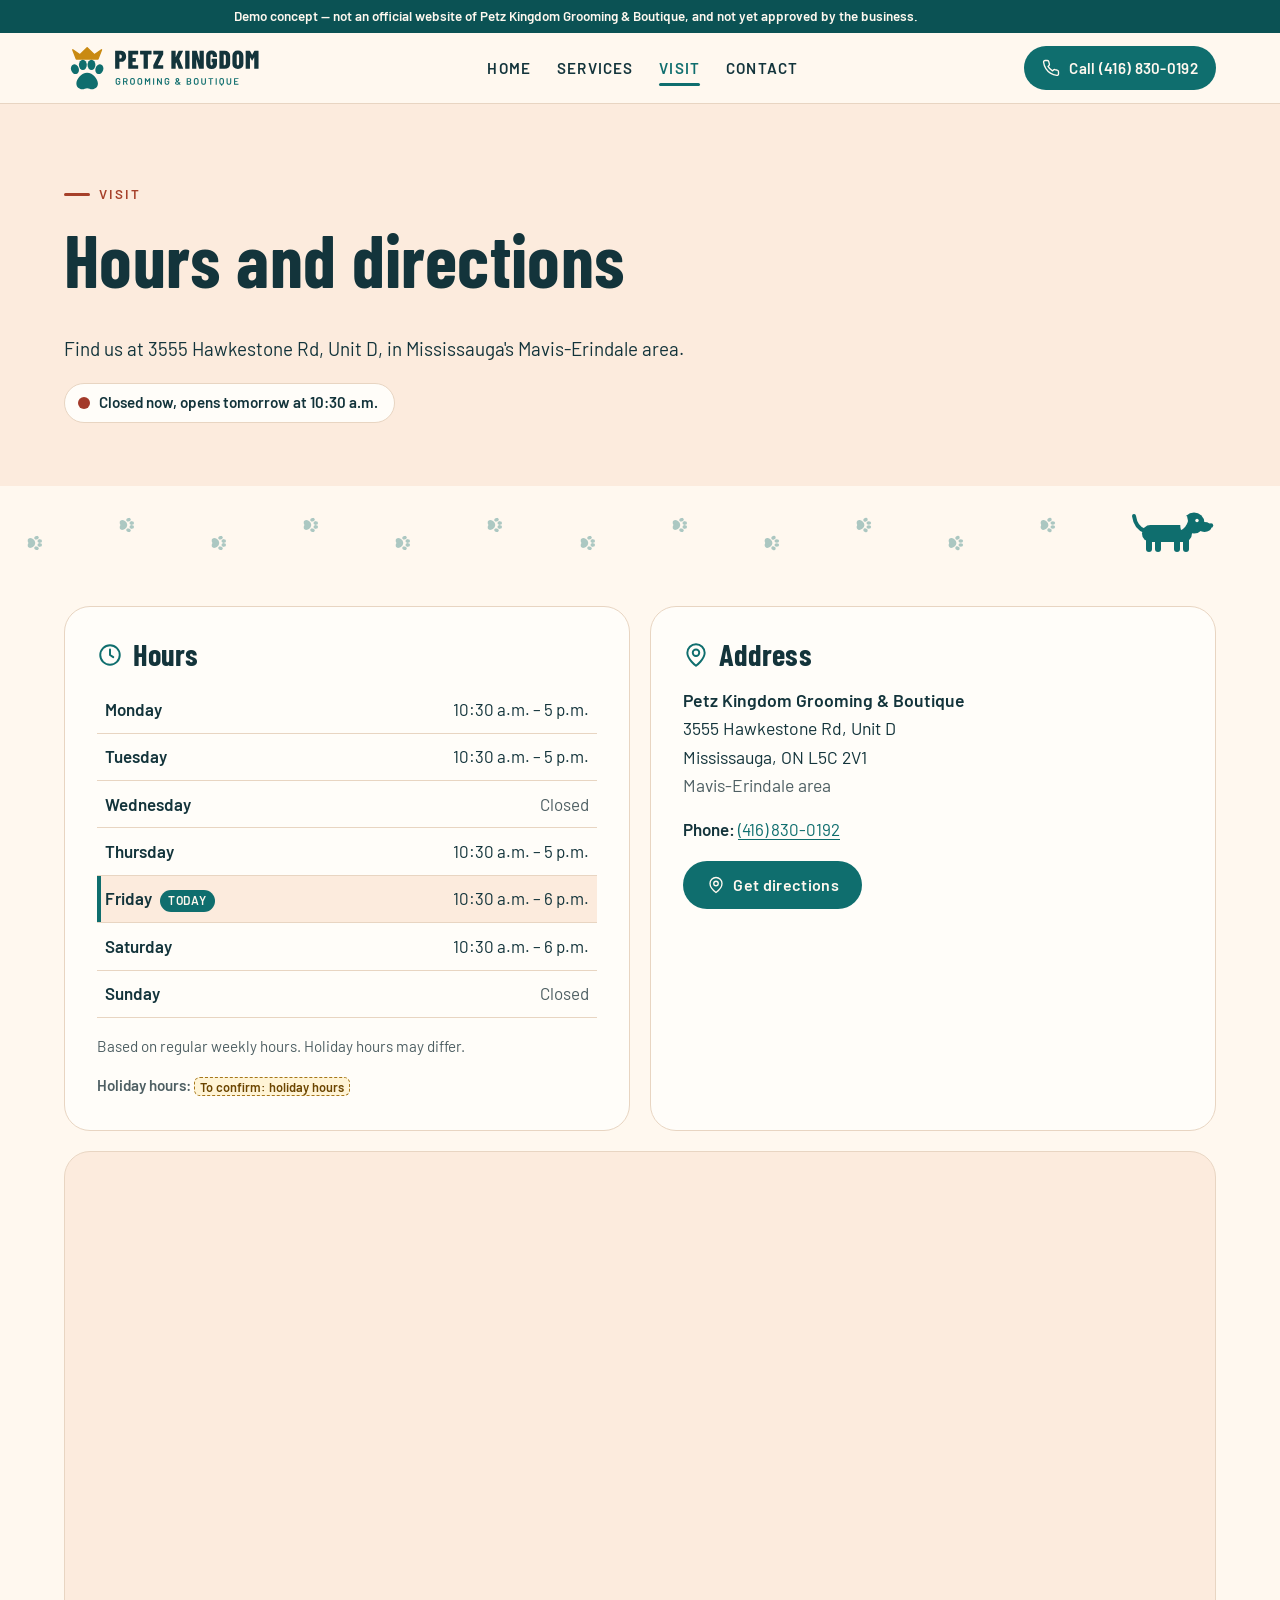
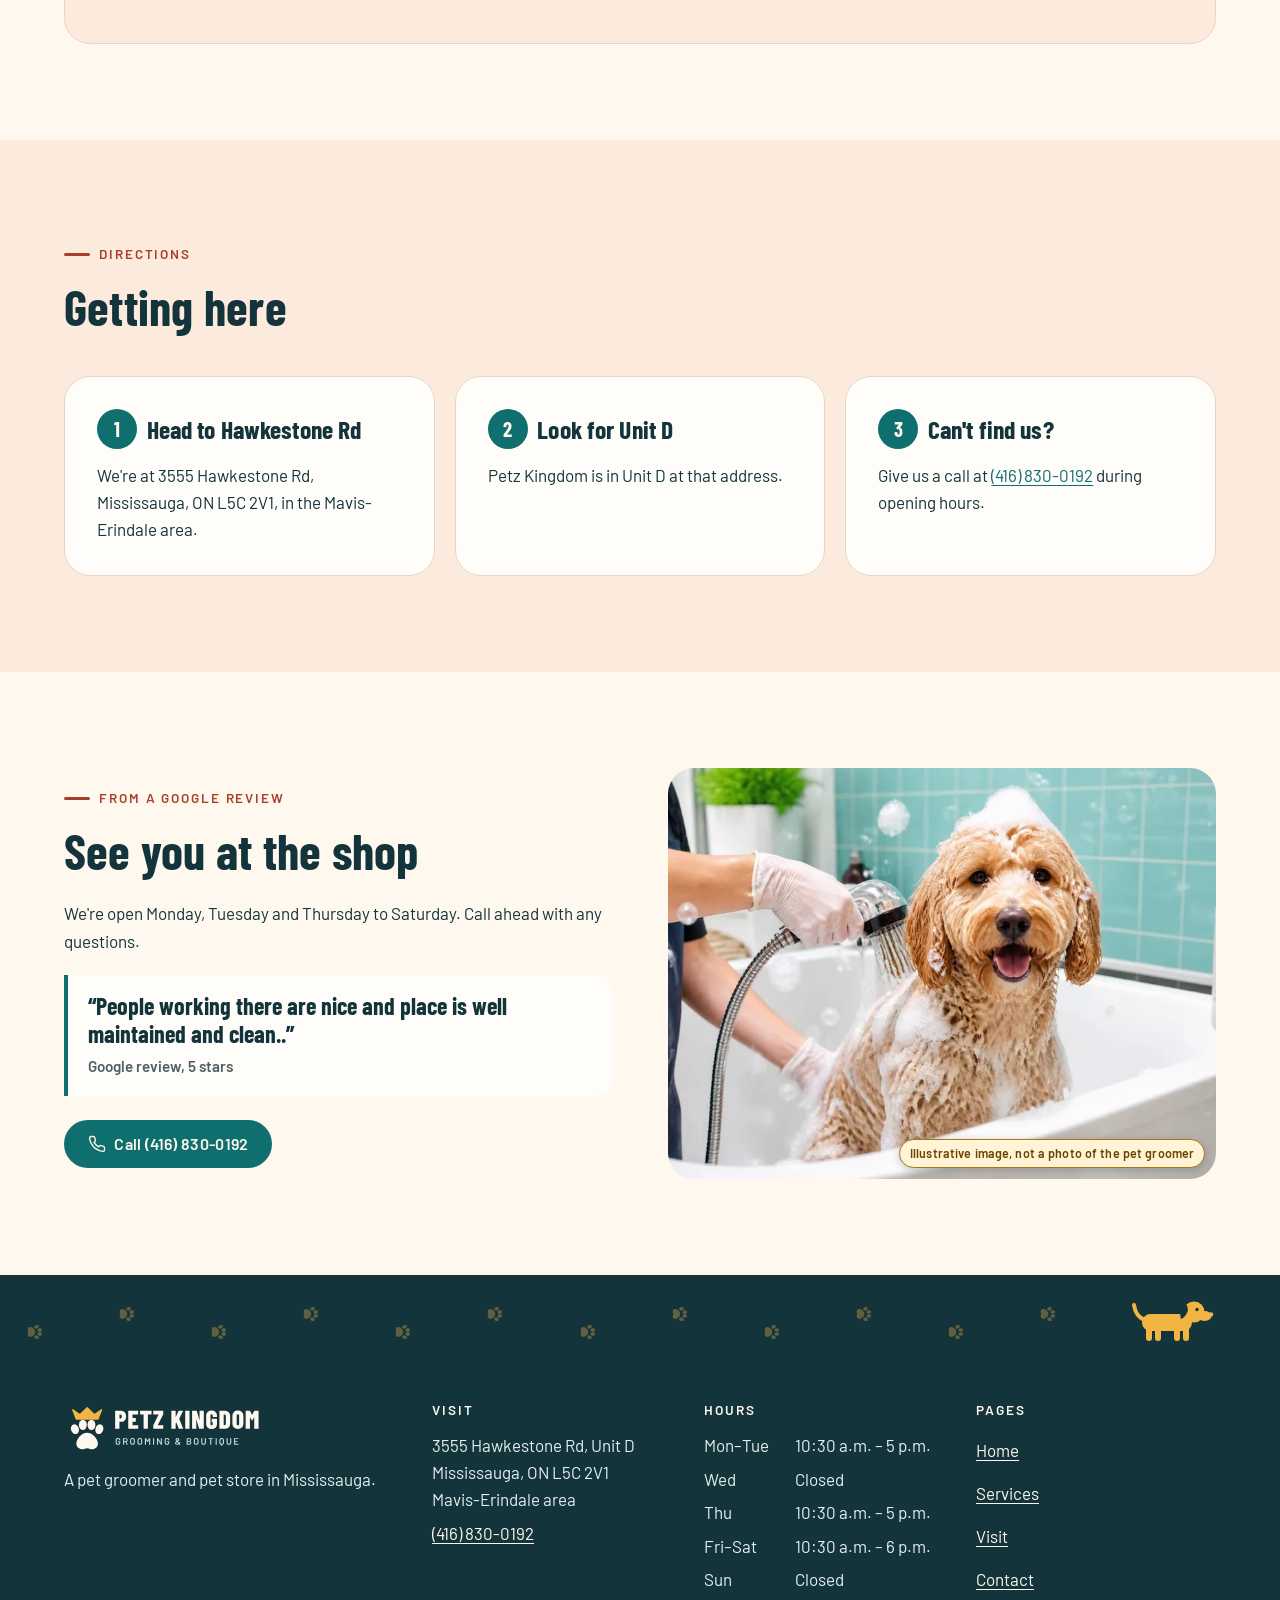
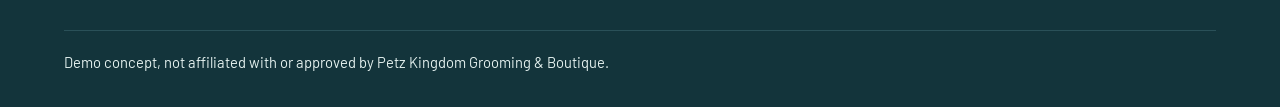
<file: visit.html>
<!DOCTYPE html>
<html lang="en-CA">
<head>
  <meta charset="utf-8">
  <meta name="viewport" content="width=device-width, initial-scale=1, viewport-fit=cover">
  <script>document.documentElement.classList.add("js")</script>
  <title>Visit | Hours &amp; Directions | Petz Kingdom (demo concept)</title>
  <meta name="description" content="Demo concept website for Petz Kingdom Grooming &amp; Boutique, a pet groomer and pet store in Mississauga — not the official site. Hours, map and directions.">
  <meta property="og:type" content="website">
  <meta property="og:site_name" content="Petz Kingdom Grooming &amp; Boutique (demo concept)">
  <meta property="og:locale" content="en_CA">
  <meta property="og:title" content="Visit | Hours &amp; Directions | Petz Kingdom (demo concept)">
  <meta property="og:description" content="Demo concept website for Petz Kingdom Grooming &amp; Boutique, a pet groomer and pet store in Mississauga — not the official site. Hours, map and directions.">
  <meta property="og:url" content="https://mikelagumbay22.github.io/petz-kingdom-demo/visit.html">
  <meta property="og:image" content="https://mikelagumbay22.github.io/petz-kingdom-demo/img/og-image.jpg">
  <meta property="og:image:type" content="image/jpeg">
  <meta property="og:image:width" content="1200">
  <meta property="og:image:height" content="630">
  <meta property="og:image:alt" content="Demo concept, not the official site. A small white dog on a grooming table being brushed (illustrative image, not a photo of the pet groomer)">
  <meta name="twitter:card" content="summary_large_image">
  <meta name="twitter:title" content="Visit | Hours &amp; Directions | Petz Kingdom (demo concept)">
  <meta name="twitter:description" content="Demo concept website for Petz Kingdom Grooming &amp; Boutique, a pet groomer and pet store in Mississauga — not the official site. Hours, map and directions.">
  <meta name="twitter:image" content="https://mikelagumbay22.github.io/petz-kingdom-demo/img/og-image.jpg">
  <meta name="twitter:image:alt" content="Demo concept, not the official site. A small white dog on a grooming table being brushed (illustrative image, not a photo of the pet groomer)">
  <meta name="robots" content="noindex, nofollow">
  <meta name="theme-color" content="#13343B">
  <link rel="preload" href="fonts/barlowcondensed-700-latin.woff2" as="font" type="font/woff2" crossorigin>
  <link rel="preload" href="fonts/barlow-400-latin.woff2" as="font" type="font/woff2" crossorigin>
  <link rel="preload" href="fonts/barlow-600-latin.woff2" as="font" type="font/woff2" crossorigin>
  <link rel="stylesheet" href="css/site.css?v=2fdeeff4">
  <link rel="icon" href="img/favicon.ico" sizes="any">
  <link rel="icon" type="image/png" sizes="512x512" href="img/favicon-512.png">
  <link rel="apple-touch-icon" href="img/apple-touch-icon.png">
</head>
<body class="page-visit" data-hours='[{"day": "Monday", "display": "10:30 a.m. – 5 p.m.", "closed": false, "opens": "10:30", "closes": "17:00"}, {"day": "Tuesday", "display": "10:30 a.m. – 5 p.m.", "closed": false, "opens": "10:30", "closes": "17:00"}, {"day": "Wednesday", "display": "Closed", "closed": true, "opens": "", "closes": ""}, {"day": "Thursday", "display": "10:30 a.m. – 5 p.m.", "closed": false, "opens": "10:30", "closes": "17:00"}, {"day": "Friday", "display": "10:30 a.m. – 6 p.m.", "closed": false, "opens": "10:30", "closes": "18:00"}, {"day": "Saturday", "display": "10:30 a.m. – 6 p.m.", "closed": false, "opens": "10:30", "closes": "18:00"}, {"day": "Sunday", "display": "Closed", "closed": true, "opens": "", "closes": ""}]'>
<aside class="demo-banner" aria-label="Demo notice">
  <p class="container">Demo concept — not an official website of Petz Kingdom Grooming &amp; Boutique, and not yet approved by the business.</p>
</aside>
<a class="skip-link" href="#main">Skip to content</a>
<header class="site-header">
  <div class="container header-inner">
    <a class="brand" href="index.html">
      <img src="img/logo.svg" alt="Petz Kingdom Grooming &amp; Boutique, home" width="237" height="60">
    </a>
    <nav class="site-nav desktop-nav" aria-label="Main">
      <ul>
        <li><a href="index.html">Home</a></li>
        <li><a href="services.html">Services</a></li>
        <li><a href="visit.html" aria-current="page">Visit</a></li>
        <li><a href="contact.html">Contact</a></li>
      </ul>
    </nav>
    <div class="header-actions">
      <a class="btn btn--primary btn--sm header-cta" href="tel:+14168300192"><svg viewBox="0 0 24 24" fill="none" stroke="currentColor" stroke-width="1.8" stroke-linecap="round" stroke-linejoin="round" aria-hidden="true" focusable="false"><path d="M22 16.9v3a2 2 0 0 1-2.2 2 19.8 19.8 0 0 1-8.6-3.1 19.5 19.5 0 0 1-6-6A19.8 19.8 0 0 1 2.1 4.2 2 2 0 0 1 4.1 2h3a2 2 0 0 1 2 1.7c.1 1 .4 1.9.7 2.8a2 2 0 0 1-.5 2.1L8 9.9a16 16 0 0 0 6 6l1.3-1.3a2 2 0 0 1 2.1-.4c.9.3 1.8.6 2.8.7a2 2 0 0 1 1.7 2z"/></svg>Call (416) 830-0192</a>
      <button type="button" class="menu-toggle" id="menu-toggle" aria-controls="mobile-nav" aria-expanded="false">
        <span class="burger" aria-hidden="true"><span></span><span></span><span></span></span>
        <span class="menu-toggle__label">Menu</span>
      </button>
    </div>
  </div>
  <div class="mobile-nav" id="mobile-nav" hidden>
    <nav aria-label="Mobile">
      <ul>
        <li style="--i:0"><a href="index.html">Home</a></li>
        <li style="--i:1"><a href="services.html">Services</a></li>
        <li style="--i:2"><a href="visit.html" aria-current="page">Visit</a></li>
        <li style="--i:3"><a href="contact.html">Contact</a></li>
        <li style="--i:4"><a class="mobile-nav__cta" href="tel:+14168300192"><svg viewBox="0 0 24 24" fill="none" stroke="currentColor" stroke-width="1.8" stroke-linecap="round" stroke-linejoin="round" aria-hidden="true" focusable="false"><path d="M22 16.9v3a2 2 0 0 1-2.2 2 19.8 19.8 0 0 1-8.6-3.1 19.5 19.5 0 0 1-6-6A19.8 19.8 0 0 1 2.1 4.2 2 2 0 0 1 4.1 2h3a2 2 0 0 1 2 1.7c.1 1 .4 1.9.7 2.8a2 2 0 0 1-.5 2.1L8 9.9a16 16 0 0 0 6 6l1.3-1.3a2 2 0 0 1 2.1-.4c.9.3 1.8.6 2.8.7a2 2 0 0 1 1.7 2z"/></svg>Call (416) 830-0192</a></li>
      </ul>
    </nav>
  </div>
</header>
<main id="main">

<section class="page-hero" aria-labelledby="visit-title">
  <div class="container"><div class="section-head">
    <p class="eyebrow">Visit</p>
    <h1 id="visit-title">Hours and directions</h1>
    <p class="lead">Find us at 3555 Hawkestone Rd, Unit D, in Mississauga&#39;s Mavis-Erindale area.</p>
    <p class="status " data-status data-state="neutral"><span class="status__dot" aria-hidden="true"></span><span class="status__text">Open Mon, Tue and Thu–Sat from 10:30 a.m.</span></p>
  </div></div>
</section>
<div class="trail " aria-hidden="true" data-trail>
  <div class="trail__prints">
    <svg class="trail__print" style="left:2.0%;--i:0" viewBox="0 0 24 24" fill="currentColor" focusable="false"><ellipse cx="5" cy="10" rx="2.4" ry="3" transform="rotate(-18 5 10)"/><ellipse cx="9.4" cy="5.6" rx="2.4" ry="3.1"/><ellipse cx="14.6" cy="5.6" rx="2.4" ry="3.1"/><ellipse cx="19" cy="10" rx="2.4" ry="3" transform="rotate(18 19 10)"/><path d="M12 11.5c3.6 0 6.6 4.1 6.6 6.7 0 2.2-1.8 3.6-3.6 3.6-1.4 0-2-.7-3-.7s-1.6.7-3 .7c-1.8 0-3.6-1.4-3.6-3.6 0-2.6 3-6.7 6.6-6.7z"/></svg>
    <svg class="trail__print is-up" style="left:9.2%;--i:1" viewBox="0 0 24 24" fill="currentColor" focusable="false"><ellipse cx="5" cy="10" rx="2.4" ry="3" transform="rotate(-18 5 10)"/><ellipse cx="9.4" cy="5.6" rx="2.4" ry="3.1"/><ellipse cx="14.6" cy="5.6" rx="2.4" ry="3.1"/><ellipse cx="19" cy="10" rx="2.4" ry="3" transform="rotate(18 19 10)"/><path d="M12 11.5c3.6 0 6.6 4.1 6.6 6.7 0 2.2-1.8 3.6-3.6 3.6-1.4 0-2-.7-3-.7s-1.6.7-3 .7c-1.8 0-3.6-1.4-3.6-3.6 0-2.6 3-6.7 6.6-6.7z"/></svg>
    <svg class="trail__print" style="left:16.4%;--i:2" viewBox="0 0 24 24" fill="currentColor" focusable="false"><ellipse cx="5" cy="10" rx="2.4" ry="3" transform="rotate(-18 5 10)"/><ellipse cx="9.4" cy="5.6" rx="2.4" ry="3.1"/><ellipse cx="14.6" cy="5.6" rx="2.4" ry="3.1"/><ellipse cx="19" cy="10" rx="2.4" ry="3" transform="rotate(18 19 10)"/><path d="M12 11.5c3.6 0 6.6 4.1 6.6 6.7 0 2.2-1.8 3.6-3.6 3.6-1.4 0-2-.7-3-.7s-1.6.7-3 .7c-1.8 0-3.6-1.4-3.6-3.6 0-2.6 3-6.7 6.6-6.7z"/></svg>
    <svg class="trail__print is-up" style="left:23.6%;--i:3" viewBox="0 0 24 24" fill="currentColor" focusable="false"><ellipse cx="5" cy="10" rx="2.4" ry="3" transform="rotate(-18 5 10)"/><ellipse cx="9.4" cy="5.6" rx="2.4" ry="3.1"/><ellipse cx="14.6" cy="5.6" rx="2.4" ry="3.1"/><ellipse cx="19" cy="10" rx="2.4" ry="3" transform="rotate(18 19 10)"/><path d="M12 11.5c3.6 0 6.6 4.1 6.6 6.7 0 2.2-1.8 3.6-3.6 3.6-1.4 0-2-.7-3-.7s-1.6.7-3 .7c-1.8 0-3.6-1.4-3.6-3.6 0-2.6 3-6.7 6.6-6.7z"/></svg>
    <svg class="trail__print" style="left:30.8%;--i:4" viewBox="0 0 24 24" fill="currentColor" focusable="false"><ellipse cx="5" cy="10" rx="2.4" ry="3" transform="rotate(-18 5 10)"/><ellipse cx="9.4" cy="5.6" rx="2.4" ry="3.1"/><ellipse cx="14.6" cy="5.6" rx="2.4" ry="3.1"/><ellipse cx="19" cy="10" rx="2.4" ry="3" transform="rotate(18 19 10)"/><path d="M12 11.5c3.6 0 6.6 4.1 6.6 6.7 0 2.2-1.8 3.6-3.6 3.6-1.4 0-2-.7-3-.7s-1.6.7-3 .7c-1.8 0-3.6-1.4-3.6-3.6 0-2.6 3-6.7 6.6-6.7z"/></svg>
    <svg class="trail__print is-up" style="left:38.0%;--i:5" viewBox="0 0 24 24" fill="currentColor" focusable="false"><ellipse cx="5" cy="10" rx="2.4" ry="3" transform="rotate(-18 5 10)"/><ellipse cx="9.4" cy="5.6" rx="2.4" ry="3.1"/><ellipse cx="14.6" cy="5.6" rx="2.4" ry="3.1"/><ellipse cx="19" cy="10" rx="2.4" ry="3" transform="rotate(18 19 10)"/><path d="M12 11.5c3.6 0 6.6 4.1 6.6 6.7 0 2.2-1.8 3.6-3.6 3.6-1.4 0-2-.7-3-.7s-1.6.7-3 .7c-1.8 0-3.6-1.4-3.6-3.6 0-2.6 3-6.7 6.6-6.7z"/></svg>
    <svg class="trail__print" style="left:45.2%;--i:6" viewBox="0 0 24 24" fill="currentColor" focusable="false"><ellipse cx="5" cy="10" rx="2.4" ry="3" transform="rotate(-18 5 10)"/><ellipse cx="9.4" cy="5.6" rx="2.4" ry="3.1"/><ellipse cx="14.6" cy="5.6" rx="2.4" ry="3.1"/><ellipse cx="19" cy="10" rx="2.4" ry="3" transform="rotate(18 19 10)"/><path d="M12 11.5c3.6 0 6.6 4.1 6.6 6.7 0 2.2-1.8 3.6-3.6 3.6-1.4 0-2-.7-3-.7s-1.6.7-3 .7c-1.8 0-3.6-1.4-3.6-3.6 0-2.6 3-6.7 6.6-6.7z"/></svg>
    <svg class="trail__print is-up" style="left:52.4%;--i:7" viewBox="0 0 24 24" fill="currentColor" focusable="false"><ellipse cx="5" cy="10" rx="2.4" ry="3" transform="rotate(-18 5 10)"/><ellipse cx="9.4" cy="5.6" rx="2.4" ry="3.1"/><ellipse cx="14.6" cy="5.6" rx="2.4" ry="3.1"/><ellipse cx="19" cy="10" rx="2.4" ry="3" transform="rotate(18 19 10)"/><path d="M12 11.5c3.6 0 6.6 4.1 6.6 6.7 0 2.2-1.8 3.6-3.6 3.6-1.4 0-2-.7-3-.7s-1.6.7-3 .7c-1.8 0-3.6-1.4-3.6-3.6 0-2.6 3-6.7 6.6-6.7z"/></svg>
    <svg class="trail__print" style="left:59.6%;--i:8" viewBox="0 0 24 24" fill="currentColor" focusable="false"><ellipse cx="5" cy="10" rx="2.4" ry="3" transform="rotate(-18 5 10)"/><ellipse cx="9.4" cy="5.6" rx="2.4" ry="3.1"/><ellipse cx="14.6" cy="5.6" rx="2.4" ry="3.1"/><ellipse cx="19" cy="10" rx="2.4" ry="3" transform="rotate(18 19 10)"/><path d="M12 11.5c3.6 0 6.6 4.1 6.6 6.7 0 2.2-1.8 3.6-3.6 3.6-1.4 0-2-.7-3-.7s-1.6.7-3 .7c-1.8 0-3.6-1.4-3.6-3.6 0-2.6 3-6.7 6.6-6.7z"/></svg>
    <svg class="trail__print is-up" style="left:66.8%;--i:9" viewBox="0 0 24 24" fill="currentColor" focusable="false"><ellipse cx="5" cy="10" rx="2.4" ry="3" transform="rotate(-18 5 10)"/><ellipse cx="9.4" cy="5.6" rx="2.4" ry="3.1"/><ellipse cx="14.6" cy="5.6" rx="2.4" ry="3.1"/><ellipse cx="19" cy="10" rx="2.4" ry="3" transform="rotate(18 19 10)"/><path d="M12 11.5c3.6 0 6.6 4.1 6.6 6.7 0 2.2-1.8 3.6-3.6 3.6-1.4 0-2-.7-3-.7s-1.6.7-3 .7c-1.8 0-3.6-1.4-3.6-3.6 0-2.6 3-6.7 6.6-6.7z"/></svg>
    <svg class="trail__print" style="left:74.0%;--i:10" viewBox="0 0 24 24" fill="currentColor" focusable="false"><ellipse cx="5" cy="10" rx="2.4" ry="3" transform="rotate(-18 5 10)"/><ellipse cx="9.4" cy="5.6" rx="2.4" ry="3.1"/><ellipse cx="14.6" cy="5.6" rx="2.4" ry="3.1"/><ellipse cx="19" cy="10" rx="2.4" ry="3" transform="rotate(18 19 10)"/><path d="M12 11.5c3.6 0 6.6 4.1 6.6 6.7 0 2.2-1.8 3.6-3.6 3.6-1.4 0-2-.7-3-.7s-1.6.7-3 .7c-1.8 0-3.6-1.4-3.6-3.6 0-2.6 3-6.7 6.6-6.7z"/></svg>
    <svg class="trail__print is-up" style="left:81.2%;--i:11" viewBox="0 0 24 24" fill="currentColor" focusable="false"><ellipse cx="5" cy="10" rx="2.4" ry="3" transform="rotate(-18 5 10)"/><ellipse cx="9.4" cy="5.6" rx="2.4" ry="3.1"/><ellipse cx="14.6" cy="5.6" rx="2.4" ry="3.1"/><ellipse cx="19" cy="10" rx="2.4" ry="3" transform="rotate(18 19 10)"/><path d="M12 11.5c3.6 0 6.6 4.1 6.6 6.7 0 2.2-1.8 3.6-3.6 3.6-1.4 0-2-.7-3-.7s-1.6.7-3 .7c-1.8 0-3.6-1.4-3.6-3.6 0-2.6 3-6.7 6.6-6.7z"/></svg>
  </div>
  <div class="container" style="position:relative;height:100%;container-type:inline-size">
    <svg class="trail__dog" viewBox="0 0 90 50" focusable="false">
      <g class="tail"><path d="M21 23c-6-2-10-8-11-15" fill="none" stroke="currentColor" stroke-width="4" stroke-linecap="round"/></g>
      <g class="leg leg--b"><rect x="22" y="28" width="6" height="16" rx="3" fill="currentColor"/><rect x="31" y="28" width="6" height="16" rx="3" fill="currentColor"/></g>
      <g class="leg leg--f"><rect x="50" y="28" width="6" height="16" rx="3" fill="currentColor"/><rect x="59" y="28" width="6" height="16" rx="3" fill="currentColor"/></g>
      <rect x="18" y="17" width="50" height="17" rx="8.5" fill="currentColor"/>
      <circle cx="70" cy="15" r="10.5" fill="currentColor"/>
      <ellipse cx="80.5" cy="19" rx="7" ry="5" fill="currentColor"/>
      <path d="M63 8c-6 1-8 7-6 14 3-1 6-5 7-9z" fill="var(--trail-bg)"/>
      <circle cx="73" cy="12.5" r="1.7" fill="var(--trail-bg)"/>
      <circle cx="87" cy="17.5" r="2.2" fill="currentColor"/>
    </svg>
  </div>
</div>

<section class="section section--tight" aria-label="Hours, address and map">
  <div class="container visit-grid">
    <div class="card reveal" id="hours">
      <h2 class="h3" style="font-size:1.9rem"><svg viewBox="0 0 24 24" fill="none" stroke="currentColor" stroke-width="1.8" stroke-linecap="round" stroke-linejoin="round" aria-hidden="true" focusable="false"><circle cx="12" cy="12" r="9"/><path d="M12 7v5l3 2"/></svg>Hours</h2>
      <table class="hours-table" data-hours-table>
        <caption class="visually-hidden">Weekly opening hours</caption>
        <tbody>
          <tr data-day="Monday"><th scope="row">Monday</th><td>10:30 a.m. – 5 p.m.</td></tr>
          <tr data-day="Tuesday"><th scope="row">Tuesday</th><td>10:30 a.m. – 5 p.m.</td></tr>
          <tr data-day="Wednesday" class="is-closed"><th scope="row">Wednesday</th><td>Closed</td></tr>
          <tr data-day="Thursday"><th scope="row">Thursday</th><td>10:30 a.m. – 5 p.m.</td></tr>
          <tr data-day="Friday"><th scope="row">Friday</th><td>10:30 a.m. – 6 p.m.</td></tr>
          <tr data-day="Saturday"><th scope="row">Saturday</th><td>10:30 a.m. – 6 p.m.</td></tr>
          <tr data-day="Sunday" class="is-closed"><th scope="row">Sunday</th><td>Closed</td></tr>
        </tbody>
      </table>
      <p class="note">Based on regular weekly hours. Holiday hours may differ.</p><p class="note"><strong>Holiday hours:</strong> <mark class="ph-inline">To confirm: holiday hours</mark></p>
    </div>
    <div class="card reveal" style="--d:.1s">
      <h2 class="h3" style="font-size:1.9rem"><svg viewBox="0 0 24 24" fill="none" stroke="currentColor" stroke-width="1.8" stroke-linecap="round" stroke-linejoin="round" aria-hidden="true" focusable="false"><path d="M20 10c0 6-8 12-8 12S4 16 4 10a8 8 0 0 1 16 0z"/><circle cx="12" cy="10" r="3"/></svg>Address</h2>
      <p class="addr"><strong>Petz Kingdom Grooming &amp; Boutique</strong><br>3555 Hawkestone Rd, Unit D<br>Mississauga, ON L5C 2V1<br><span class="muted">Mavis-Erindale area</span></p>
      <p><strong>Phone:</strong> <a href="tel:+14168300192">(416) 830-0192</a></p>
      <div class="btn-row">
        <a class="btn btn--primary" href="https://www.google.com/maps/dir/?api=1&amp;destination=Petz%20Kingdom%20Grooming%20%26%20Boutique%2C%203555%20Hawkestone%20Rd%20Unit%20D%2C%20Mississauga%2C%20ON%20L5C%202V1" target="_blank" rel="noopener"><svg viewBox="0 0 24 24" fill="none" stroke="currentColor" stroke-width="1.8" stroke-linecap="round" stroke-linejoin="round" aria-hidden="true" focusable="false"><path d="M20 10c0 6-8 12-8 12S4 16 4 10a8 8 0 0 1 16 0z"/><circle cx="12" cy="10" r="3"/></svg>Get directions<span class="visually-hidden"> (opens Google Maps in a new tab)</span></a>
      </div>
    </div>
    <div class="map-frame reveal">
      <iframe id="map" src="https://maps.google.com/maps?q=Petz+Kingdom+Grooming+%26+Boutique%2C+3555+Hawkestone+Rd+Unit+D%2C+Mississauga%2C+ON+L5C+2V1&amp;output=embed" title="Google Map showing Petz Kingdom Grooming &amp; Boutique at 3555 Hawkestone Rd Unit D, Mississauga, ON L5C 2V1" loading="lazy" referrerpolicy="no-referrer-when-downgrade" allowfullscreen></iframe>
    </div>
  </div>
</section>

<section class="section section--alt" aria-labelledby="steps-title">
  <div class="container">
    <div class="section-head reveal">
      <p class="eyebrow">Directions</p>
      <h2 id="steps-title">Getting here</h2>
    </div>
    <ol class="steps">
      <li class="card reveal" style="--d: 0.0s"><h3>Head to Hawkestone Rd</h3><p>We're at 3555 Hawkestone Rd, Mississauga, ON L5C 2V1, in the Mavis-Erindale area.</p></li>
      <li class="card reveal" style="--d: 0.12s"><h3>Look for Unit D</h3><p>Petz Kingdom is in Unit D at that address.</p></li>
      <li class="card reveal" style="--d: 0.24s"><h3>Can&#39;t find us?</h3><p>Give us a call at <a href="tel:+14168300192">(416) 830-0192</a> during opening hours.</p></li>
    </ol>
  </div>
</section>
<section class="section" aria-labelledby="clean-title">
  <div class="container split">
    <div class="reveal reveal-l">
      <p class="eyebrow">From a Google review</p>
      <h2 id="clean-title">See you at the shop</h2>
      <p>We're open Monday, Tuesday and Thursday to Saturday. Call ahead with any questions.</p>
      <figure class="feature-quote"><blockquote style="margin:0"><p>“People working there are nice and place is well maintained and clean..”</p></blockquote><figcaption>Google review, 5 stars</figcaption></figure>
      <div class="btn-row" style="margin-top:1.5rem"><a class="btn btn--primary" href="tel:+14168300192"><svg viewBox="0 0 24 24" fill="none" stroke="currentColor" stroke-width="1.8" stroke-linecap="round" stroke-linejoin="round" aria-hidden="true" focusable="false"><path d="M22 16.9v3a2 2 0 0 1-2.2 2 19.8 19.8 0 0 1-8.6-3.1 19.5 19.5 0 0 1-6-6A19.8 19.8 0 0 1 2.1 4.2 2 2 0 0 1 4.1 2h3a2 2 0 0 1 2 1.7c.1 1 .4 1.9.7 2.8a2 2 0 0 1-.5 2.1L8 9.9a16 16 0 0 0 6 6l1.3-1.3a2 2 0 0 1 2.1-.4c.9.3 1.8.6 2.8.7a2 2 0 0 1 1.7 2z"/></svg>Call (416) 830-0192</a></div>
    </div>
    <div class="reveal reveal-r"><div class="media "><span class="ph-badge image-badge">Illustrative image, not a photo of the pet groomer</span>
  <img src="img/bath-800.webp" srcset="img/bath-480.webp 480w, img/bath-800.webp 800w, img/bath-1200.webp 1200w, img/bath-1456.webp 1456w" sizes="(min-width: 900px) 540px, 92vw" width="1456" height="1088" alt="A small curly-coated dog covered in soap bubbles in a grooming tub" loading="lazy" decoding="async">
</div></div>
  </div>
</section>

</main>
<div class="trail trail--dark" aria-hidden="true" data-trail>
  <div class="trail__prints">
    <svg class="trail__print" style="left:2.0%;--i:0" viewBox="0 0 24 24" fill="currentColor" focusable="false"><ellipse cx="5" cy="10" rx="2.4" ry="3" transform="rotate(-18 5 10)"/><ellipse cx="9.4" cy="5.6" rx="2.4" ry="3.1"/><ellipse cx="14.6" cy="5.6" rx="2.4" ry="3.1"/><ellipse cx="19" cy="10" rx="2.4" ry="3" transform="rotate(18 19 10)"/><path d="M12 11.5c3.6 0 6.6 4.1 6.6 6.7 0 2.2-1.8 3.6-3.6 3.6-1.4 0-2-.7-3-.7s-1.6.7-3 .7c-1.8 0-3.6-1.4-3.6-3.6 0-2.6 3-6.7 6.6-6.7z"/></svg>
    <svg class="trail__print is-up" style="left:9.2%;--i:1" viewBox="0 0 24 24" fill="currentColor" focusable="false"><ellipse cx="5" cy="10" rx="2.4" ry="3" transform="rotate(-18 5 10)"/><ellipse cx="9.4" cy="5.6" rx="2.4" ry="3.1"/><ellipse cx="14.6" cy="5.6" rx="2.4" ry="3.1"/><ellipse cx="19" cy="10" rx="2.4" ry="3" transform="rotate(18 19 10)"/><path d="M12 11.5c3.6 0 6.6 4.1 6.6 6.7 0 2.2-1.8 3.6-3.6 3.6-1.4 0-2-.7-3-.7s-1.6.7-3 .7c-1.8 0-3.6-1.4-3.6-3.6 0-2.6 3-6.7 6.6-6.7z"/></svg>
    <svg class="trail__print" style="left:16.4%;--i:2" viewBox="0 0 24 24" fill="currentColor" focusable="false"><ellipse cx="5" cy="10" rx="2.4" ry="3" transform="rotate(-18 5 10)"/><ellipse cx="9.4" cy="5.6" rx="2.4" ry="3.1"/><ellipse cx="14.6" cy="5.6" rx="2.4" ry="3.1"/><ellipse cx="19" cy="10" rx="2.4" ry="3" transform="rotate(18 19 10)"/><path d="M12 11.5c3.6 0 6.6 4.1 6.6 6.7 0 2.2-1.8 3.6-3.6 3.6-1.4 0-2-.7-3-.7s-1.6.7-3 .7c-1.8 0-3.6-1.4-3.6-3.6 0-2.6 3-6.7 6.6-6.7z"/></svg>
    <svg class="trail__print is-up" style="left:23.6%;--i:3" viewBox="0 0 24 24" fill="currentColor" focusable="false"><ellipse cx="5" cy="10" rx="2.4" ry="3" transform="rotate(-18 5 10)"/><ellipse cx="9.4" cy="5.6" rx="2.4" ry="3.1"/><ellipse cx="14.6" cy="5.6" rx="2.4" ry="3.1"/><ellipse cx="19" cy="10" rx="2.4" ry="3" transform="rotate(18 19 10)"/><path d="M12 11.5c3.6 0 6.6 4.1 6.6 6.7 0 2.2-1.8 3.6-3.6 3.6-1.4 0-2-.7-3-.7s-1.6.7-3 .7c-1.8 0-3.6-1.4-3.6-3.6 0-2.6 3-6.7 6.6-6.7z"/></svg>
    <svg class="trail__print" style="left:30.8%;--i:4" viewBox="0 0 24 24" fill="currentColor" focusable="false"><ellipse cx="5" cy="10" rx="2.4" ry="3" transform="rotate(-18 5 10)"/><ellipse cx="9.4" cy="5.6" rx="2.4" ry="3.1"/><ellipse cx="14.6" cy="5.6" rx="2.4" ry="3.1"/><ellipse cx="19" cy="10" rx="2.4" ry="3" transform="rotate(18 19 10)"/><path d="M12 11.5c3.6 0 6.6 4.1 6.6 6.7 0 2.2-1.8 3.6-3.6 3.6-1.4 0-2-.7-3-.7s-1.6.7-3 .7c-1.8 0-3.6-1.4-3.6-3.6 0-2.6 3-6.7 6.6-6.7z"/></svg>
    <svg class="trail__print is-up" style="left:38.0%;--i:5" viewBox="0 0 24 24" fill="currentColor" focusable="false"><ellipse cx="5" cy="10" rx="2.4" ry="3" transform="rotate(-18 5 10)"/><ellipse cx="9.4" cy="5.6" rx="2.4" ry="3.1"/><ellipse cx="14.6" cy="5.6" rx="2.4" ry="3.1"/><ellipse cx="19" cy="10" rx="2.4" ry="3" transform="rotate(18 19 10)"/><path d="M12 11.5c3.6 0 6.6 4.1 6.6 6.7 0 2.2-1.8 3.6-3.6 3.6-1.4 0-2-.7-3-.7s-1.6.7-3 .7c-1.8 0-3.6-1.4-3.6-3.6 0-2.6 3-6.7 6.6-6.7z"/></svg>
    <svg class="trail__print" style="left:45.2%;--i:6" viewBox="0 0 24 24" fill="currentColor" focusable="false"><ellipse cx="5" cy="10" rx="2.4" ry="3" transform="rotate(-18 5 10)"/><ellipse cx="9.4" cy="5.6" rx="2.4" ry="3.1"/><ellipse cx="14.6" cy="5.6" rx="2.4" ry="3.1"/><ellipse cx="19" cy="10" rx="2.4" ry="3" transform="rotate(18 19 10)"/><path d="M12 11.5c3.6 0 6.6 4.1 6.6 6.7 0 2.2-1.8 3.6-3.6 3.6-1.4 0-2-.7-3-.7s-1.6.7-3 .7c-1.8 0-3.6-1.4-3.6-3.6 0-2.6 3-6.7 6.6-6.7z"/></svg>
    <svg class="trail__print is-up" style="left:52.4%;--i:7" viewBox="0 0 24 24" fill="currentColor" focusable="false"><ellipse cx="5" cy="10" rx="2.4" ry="3" transform="rotate(-18 5 10)"/><ellipse cx="9.4" cy="5.6" rx="2.4" ry="3.1"/><ellipse cx="14.6" cy="5.6" rx="2.4" ry="3.1"/><ellipse cx="19" cy="10" rx="2.4" ry="3" transform="rotate(18 19 10)"/><path d="M12 11.5c3.6 0 6.6 4.1 6.6 6.7 0 2.2-1.8 3.6-3.6 3.6-1.4 0-2-.7-3-.7s-1.6.7-3 .7c-1.8 0-3.6-1.4-3.6-3.6 0-2.6 3-6.7 6.6-6.7z"/></svg>
    <svg class="trail__print" style="left:59.6%;--i:8" viewBox="0 0 24 24" fill="currentColor" focusable="false"><ellipse cx="5" cy="10" rx="2.4" ry="3" transform="rotate(-18 5 10)"/><ellipse cx="9.4" cy="5.6" rx="2.4" ry="3.1"/><ellipse cx="14.6" cy="5.6" rx="2.4" ry="3.1"/><ellipse cx="19" cy="10" rx="2.4" ry="3" transform="rotate(18 19 10)"/><path d="M12 11.5c3.6 0 6.6 4.1 6.6 6.7 0 2.2-1.8 3.6-3.6 3.6-1.4 0-2-.7-3-.7s-1.6.7-3 .7c-1.8 0-3.6-1.4-3.6-3.6 0-2.6 3-6.7 6.6-6.7z"/></svg>
    <svg class="trail__print is-up" style="left:66.8%;--i:9" viewBox="0 0 24 24" fill="currentColor" focusable="false"><ellipse cx="5" cy="10" rx="2.4" ry="3" transform="rotate(-18 5 10)"/><ellipse cx="9.4" cy="5.6" rx="2.4" ry="3.1"/><ellipse cx="14.6" cy="5.6" rx="2.4" ry="3.1"/><ellipse cx="19" cy="10" rx="2.4" ry="3" transform="rotate(18 19 10)"/><path d="M12 11.5c3.6 0 6.6 4.1 6.6 6.7 0 2.2-1.8 3.6-3.6 3.6-1.4 0-2-.7-3-.7s-1.6.7-3 .7c-1.8 0-3.6-1.4-3.6-3.6 0-2.6 3-6.7 6.6-6.7z"/></svg>
    <svg class="trail__print" style="left:74.0%;--i:10" viewBox="0 0 24 24" fill="currentColor" focusable="false"><ellipse cx="5" cy="10" rx="2.4" ry="3" transform="rotate(-18 5 10)"/><ellipse cx="9.4" cy="5.6" rx="2.4" ry="3.1"/><ellipse cx="14.6" cy="5.6" rx="2.4" ry="3.1"/><ellipse cx="19" cy="10" rx="2.4" ry="3" transform="rotate(18 19 10)"/><path d="M12 11.5c3.6 0 6.6 4.1 6.6 6.7 0 2.2-1.8 3.6-3.6 3.6-1.4 0-2-.7-3-.7s-1.6.7-3 .7c-1.8 0-3.6-1.4-3.6-3.6 0-2.6 3-6.7 6.6-6.7z"/></svg>
    <svg class="trail__print is-up" style="left:81.2%;--i:11" viewBox="0 0 24 24" fill="currentColor" focusable="false"><ellipse cx="5" cy="10" rx="2.4" ry="3" transform="rotate(-18 5 10)"/><ellipse cx="9.4" cy="5.6" rx="2.4" ry="3.1"/><ellipse cx="14.6" cy="5.6" rx="2.4" ry="3.1"/><ellipse cx="19" cy="10" rx="2.4" ry="3" transform="rotate(18 19 10)"/><path d="M12 11.5c3.6 0 6.6 4.1 6.6 6.7 0 2.2-1.8 3.6-3.6 3.6-1.4 0-2-.7-3-.7s-1.6.7-3 .7c-1.8 0-3.6-1.4-3.6-3.6 0-2.6 3-6.7 6.6-6.7z"/></svg>
  </div>
  <div class="container" style="position:relative;height:100%;container-type:inline-size">
    <svg class="trail__dog" viewBox="0 0 90 50" focusable="false">
      <g class="tail"><path d="M21 23c-6-2-10-8-11-15" fill="none" stroke="currentColor" stroke-width="4" stroke-linecap="round"/></g>
      <g class="leg leg--b"><rect x="22" y="28" width="6" height="16" rx="3" fill="currentColor"/><rect x="31" y="28" width="6" height="16" rx="3" fill="currentColor"/></g>
      <g class="leg leg--f"><rect x="50" y="28" width="6" height="16" rx="3" fill="currentColor"/><rect x="59" y="28" width="6" height="16" rx="3" fill="currentColor"/></g>
      <rect x="18" y="17" width="50" height="17" rx="8.5" fill="currentColor"/>
      <circle cx="70" cy="15" r="10.5" fill="currentColor"/>
      <ellipse cx="80.5" cy="19" rx="7" ry="5" fill="currentColor"/>
      <path d="M63 8c-6 1-8 7-6 14 3-1 6-5 7-9z" fill="var(--trail-bg)"/>
      <circle cx="73" cy="12.5" r="1.7" fill="var(--trail-bg)"/>
      <circle cx="87" cy="17.5" r="2.2" fill="currentColor"/>
    </svg>
  </div>
</div>
<footer class="site-footer on-dark">
  <div class="container">
    <div class="footer-grid">
      <div class="footer-brand">
        <a class="brand" href="index.html"><img src="img/logo-reversed.svg" alt="Petz Kingdom Grooming &amp; Boutique, home" width="237" height="60" loading="lazy" decoding="async"></a>
        <p>A pet groomer and pet store in Mississauga.</p>
      </div>
      <div>
        <h2>Visit</h2>
        <ul>
          <li>3555 Hawkestone Rd, Unit D<br>Mississauga, ON L5C 2V1<br>Mavis-Erindale area</li>
          <li><a href="tel:+14168300192">(416) 830-0192</a></li>
        </ul>
      </div>
      <div>
        <h2>Hours</h2>
        <ul>
          <li><span class="footer-day">Mon–Tue</span> 10:30 a.m. – 5 p.m.</li>
          <li><span class="footer-day">Wed</span> Closed</li>
          <li><span class="footer-day">Thu</span> 10:30 a.m. – 5 p.m.</li>
          <li><span class="footer-day">Fri–Sat</span> 10:30 a.m. – 6 p.m.</li>
          <li><span class="footer-day">Sun</span> Closed</li>
        </ul>
      </div>
      <div>
        <h2>Pages</h2>
        <ul class="footer-nav">
          <li><a href="index.html">Home</a></li>
          <li><a href="services.html">Services</a></li>
          <li><a href="visit.html" aria-current="page">Visit</a></li>
          <li><a href="contact.html">Contact</a></li>
        </ul>
      </div>
    </div>
    <div class="footer-bottom">
      <p class="footer-legal">Demo concept, not affiliated with or approved by Petz Kingdom Grooming &amp; Boutique.</p>
    </div>
  </div>
</footer>
<nav class="mobile-callbar" aria-label="Quick actions">
  <a class="btn btn--primary" href="tel:+14168300192" aria-label="Call (416) 830-0192"><svg viewBox="0 0 24 24" fill="none" stroke="currentColor" stroke-width="1.8" stroke-linecap="round" stroke-linejoin="round" aria-hidden="true" focusable="false"><path d="M22 16.9v3a2 2 0 0 1-2.2 2 19.8 19.8 0 0 1-8.6-3.1 19.5 19.5 0 0 1-6-6A19.8 19.8 0 0 1 2.1 4.2 2 2 0 0 1 4.1 2h3a2 2 0 0 1 2 1.7c.1 1 .4 1.9.7 2.8a2 2 0 0 1-.5 2.1L8 9.9a16 16 0 0 0 6 6l1.3-1.3a2 2 0 0 1 2.1-.4c.9.3 1.8.6 2.8.7a2 2 0 0 1 1.7 2z"/></svg>Call</a>
  <a class="btn btn--ghost" href="https://www.google.com/maps/dir/?api=1&amp;destination=Petz%20Kingdom%20Grooming%20%26%20Boutique%2C%203555%20Hawkestone%20Rd%20Unit%20D%2C%20Mississauga%2C%20ON%20L5C%202V1" target="_blank" rel="noopener"><svg viewBox="0 0 24 24" fill="none" stroke="currentColor" stroke-width="1.8" stroke-linecap="round" stroke-linejoin="round" aria-hidden="true" focusable="false"><path d="M20 10c0 6-8 12-8 12S4 16 4 10a8 8 0 0 1 16 0z"/><circle cx="12" cy="10" r="3"/></svg>Directions<span class="visually-hidden"> (opens Google Maps in a new tab)</span></a>
  <a class="btn btn--ghost" href="services.html"><svg viewBox="0 0 24 24" fill="none" stroke="currentColor" stroke-width="1.8" stroke-linecap="round" stroke-linejoin="round" aria-hidden="true" focusable="false"><circle cx="6" cy="6" r="3"/><circle cx="6" cy="18" r="3"/><path d="M20 4 8.1 15.9M14.5 14.5 20 20M8.1 8.1 12 12"/></svg>Services</a>
</nav>
<script src="js/site.js?v=2fdeeff4" defer></script>
</body>
</html>
</file>
<file: css/site.css>
@font-face { font-family: "Barlow"; font-style: normal; font-weight: 400; font-display: swap; src: url("../fonts/barlow-400-latin.woff2") format("woff2"); }
@font-face { font-family: "Barlow"; font-style: normal; font-weight: 600; font-display: swap; src: url("../fonts/barlow-600-latin.woff2") format("woff2"); }
@font-face { font-family: "Barlow Condensed"; font-style: normal; font-weight: 700; font-display: swap; src: url("../fonts/barlowcondensed-700-latin.woff2") format("woff2"); }

@font-face { font-family: "Barlow Fallback"; font-weight: 100 549; src: local("Arial"), local("ArialMT"), local("Liberation Sans"), local("Arimo"); size-adjust: 96.2%; ascent-override: 104%; descent-override: 20.8%; line-gap-override: 0%; }
@font-face { font-family: "Barlow Fallback"; font-weight: 550 900; src: local("Arial Bold"), local("Arial-BoldMT"), local("Liberation Sans Bold"), local("LiberationSans-Bold"), local("Arimo Bold"); size-adjust: 91.6%; ascent-override: 109.2%; descent-override: 21.8%; line-gap-override: 0%; }
@font-face { font-family: "Barlow Fallback Roboto"; font-weight: 100 549; src: local("Roboto"), local("Roboto-Regular"); size-adjust: 97%; ascent-override: 103.1%; descent-override: 20.6%; line-gap-override: 0%; }
@font-face { font-family: "Barlow Fallback Roboto"; font-weight: 550 900; src: local("Roboto Bold"), local("Roboto-Bold"); size-adjust: 97.5%; ascent-override: 102.6%; descent-override: 20.5%; line-gap-override: 0%; }
@font-face { font-family: "Barlow Condensed Fallback"; font-weight: 100 900; src: local("Arial Bold"), local("Arial-BoldMT"), local("Liberation Sans Bold"), local("LiberationSans-Bold"), local("Arimo Bold"); size-adjust: 69.5%; ascent-override: 143.9%; descent-override: 28.8%; line-gap-override: 0%; }
@font-face { font-family: "Barlow Condensed Fallback Roboto"; font-weight: 100 900; src: local("Roboto Bold"), local("Roboto-Bold"); size-adjust: 75.4%; ascent-override: 132.6%; descent-override: 26.5%; line-gap-override: 0%; }

:root {
  --pk-ink:      #13343B;
  --pk-deep:     #1E5A60;
  --pk-teal:     #0F6E6E;
  --pk-teal-dk:  #0B5254;
  --pk-cream:    #FFF8EF;
  --pk-sand:     #FCEBDD;
  --pk-foam:     #FFFDF9;
  --pk-gold:     #F2B544;
  --pk-coral:    #F2836B;
  --pk-coral-text: #A6402A;
  --pk-muted:    #4E5F63;
  --pk-line:     #E8D5C2;
  --pk-mint:     #BFE3DF;
  --pk-open:     #2F7A55;
  --pk-closed:   #A33A2A;

  --color-bg: var(--pk-cream);
  --color-text: var(--pk-ink);
  --color-heading: var(--pk-ink);
  --color-text-muted: var(--pk-muted);
  --color-surface: var(--pk-foam);
  --color-surface-alt: var(--pk-sand);
  --color-line: var(--pk-line);
  --color-primary: var(--pk-teal);
  --color-primary-dark: var(--pk-teal-dk);
  --color-on-primary: var(--pk-cream);
  --color-link: var(--pk-teal);
  --color-link-hover: var(--pk-ink);
  --color-accent-text: var(--pk-coral-text);
  --color-focus: var(--pk-teal);
  --color-focus-on-dark: var(--pk-gold);
  --color-dark: var(--pk-ink);
  --color-banner-bg: var(--pk-teal-dk);
  --color-banner-ink: var(--pk-cream);

  --font-display: "Barlow Condensed", "Barlow Condensed Fallback", "Barlow Condensed Fallback Roboto", "Arial Narrow", sans-serif;
  --font-body: "Barlow", "Barlow Fallback", "Barlow Fallback Roboto", system-ui, -apple-system, "Segoe UI", Roboto, sans-serif;

  --container: 72rem;
  --radius-sm: 8px;
  --radius-md: 14px;
  --radius-lg: 26px;
  --radius-btn: 999px;
  --ease-out: cubic-bezier(.22, 1, .36, 1);
  --ease-spring: cubic-bezier(.34, 1.56, .64, 1);
}

*, *::before, *::after { box-sizing: border-box; }
html { -webkit-text-size-adjust: 100%; scroll-padding-top: 88px; }

@media (max-width: 899.98px) { html { scroll-padding-bottom: calc(84px + env(safe-area-inset-bottom, 0px)); } }
@media (prefers-reduced-motion: no-preference) { html { scroll-behavior: smooth; } }
body {
  margin: 0; font-family: var(--font-body); font-size: 1.0625rem; line-height: 1.6;
  color: var(--color-text); background: var(--color-bg); -webkit-font-smoothing: antialiased; overflow-x: clip;
}
img, svg { display: block; }
img { max-width: 100%; height: auto; }
a { color: var(--color-link); text-underline-offset: .2em; }
a:hover { color: var(--color-link-hover); }
:focus-visible { outline: 3px solid var(--color-focus); outline-offset: 3px; border-radius: 4px; }
.on-dark :focus-visible, .site-footer :focus-visible, .demo-banner :focus-visible { outline-color: var(--color-focus-on-dark); }
h1, h2, h3 { font-family: var(--font-display); font-weight: 700; line-height: 1.05; margin: 0 0 .5em; color: var(--color-heading); text-wrap: balance; letter-spacing: .005em; }
h1 { font-size: clamp(2.7rem, 8vw, 4.6rem); }
h2 { font-size: clamp(2.1rem, 5vw, 3.1rem); }
h3 { font-size: 1.6rem; line-height: 1.1; }
p { margin: 0 0 1em; }
.lead { font-size: 1.18rem; }
.muted { color: var(--color-text-muted); }
.container { width: min(100% - 2.5rem, var(--container)); margin-inline: auto; }
.section { padding-block: clamp(3.25rem, 8vw, 6rem); }
.section--alt { background: var(--color-surface-alt); }
.section--tight { padding-top: clamp(1.5rem, 4vw, 2.5rem); }
.section-head { max-width: 44rem; margin-bottom: clamp(1.75rem, 4vw, 2.75rem); }
.section-head--center { margin-inline: auto; text-align: center; }
.eyebrow { display: inline-flex; align-items: center; gap: .6rem; margin-bottom: .9rem; font-size: .84rem; font-weight: 600; letter-spacing: .14em; text-transform: uppercase; color: var(--color-accent-text); }
.eyebrow::before { content: ""; width: 1.6rem; height: 3px; border-radius: 2px; background: currentColor; }
.btn-row { display: flex; flex-wrap: wrap; gap: .75rem; }
.skip-link { position: absolute; left: -999px; top: .5rem; z-index: 100; background: var(--pk-ink); color: var(--pk-cream); padding: .6rem 1rem; border-radius: var(--radius-sm); font-weight: 600; }
.skip-link:focus { left: .5rem; color: var(--pk-cream); }
.visually-hidden { position: absolute !important; width: 1px; height: 1px; overflow: hidden; clip: rect(0 0 0 0); white-space: nowrap; }
a[href^="tel:"] { white-space: nowrap; }

.demo-banner { background: var(--color-banner-bg); color: var(--color-banner-ink); }
.demo-banner p { margin: 0; padding-block: .45rem; text-align: center; font-size: .84rem; line-height: 1.4; font-weight: 600; text-wrap: balance; }

.ph-badge { display: inline-block; font: 600 .72rem/1.25 var(--font-body); letter-spacing: .05em; text-transform: uppercase; color: #6b4500; background: #fff4d6; border: 1px dashed #a5761a; padding: .35rem .6rem; border-radius: 999px; }
.ph-inline { background: #fff4d6; color: #6b4500; border: 1px dashed #a5761a; border-radius: 6px; padding: .05em .4em; font: 600 .84em/1.5 var(--font-body); }
.media .image-badge { position: absolute; right: .7rem; bottom: .7rem; z-index: 3; margin: 0; max-width: calc(100% - 1.4rem); text-transform: none; letter-spacing: .01em; font-size: .78rem; border-style: solid; text-align: right; box-shadow: 0 2px 8px rgba(19, 52, 59, .25); }

.btn {
  display: inline-flex; align-items: center; justify-content: center; gap: .55rem; min-height: 48px; padding: .75rem 1.35rem;
  border-radius: var(--radius-btn); border: 2px solid transparent; font: 600 1rem/1.1 var(--font-body); letter-spacing: .02em;
  text-decoration: none; cursor: pointer; transition: transform .25s var(--ease-spring);
}
.btn svg { width: 18px; height: 18px; flex: none; transition: transform .3s var(--ease-spring); }
.btn:hover { transform: translateY(-2px); }
.btn:hover svg { transform: translateX(2px) rotate(-8deg); }
.btn:active { transform: translateY(0) scale(.97); }
.btn--primary { background: var(--color-primary); color: var(--color-on-primary); }
.btn--primary:hover { background: var(--color-primary-dark); color: var(--color-on-primary); }
.btn--ghost { background: var(--pk-foam); color: var(--pk-ink); border-color: var(--pk-ink); }
.btn--ghost:hover { background: var(--pk-ink); color: var(--pk-cream); }
.btn--light { background: var(--pk-cream); color: var(--pk-ink); }
.btn--light:hover { background: var(--pk-gold); color: var(--pk-ink); }
.btn--outline-light { background: transparent; color: var(--pk-cream); border-color: var(--pk-cream); }
.btn--outline-light:hover { background: var(--pk-cream); color: var(--pk-ink); }
.btn--sm { min-height: 44px; padding: .55rem 1rem; font-size: .95rem; }
.text-link { display: inline-flex; align-items: center; gap: .4rem; min-height: 44px; font-weight: 600; color: var(--color-link); text-decoration: none; }
.text-link svg { width: 1.1em; height: 1.1em; transition: transform .3s var(--ease-spring); }
.text-link span { background: linear-gradient(currentColor, currentColor) 0 100% / 100% 2px no-repeat; padding-bottom: 2px; }
.text-link:hover svg { transform: translateX(4px); }

.site-header { position: sticky; top: 0; z-index: 50; background: var(--pk-cream); border-bottom: 1px solid var(--color-line); view-transition-name: site-header; }
.header-inner { display: flex; align-items: center; justify-content: space-between; gap: 1rem; min-height: 70px; }
.brand { display: inline-flex; align-items: center; min-width: 0; border-radius: 6px; }
.brand img { height: 44px; width: auto; }
.header-actions { display: flex; align-items: center; gap: .5rem; flex: none; }
.header-cta { display: none; }
.site-nav ul { list-style: none; margin: 0; padding: 0; }
.desktop-nav { display: none; }
.desktop-nav ul { display: flex; gap: 1.6rem; }
.desktop-nav a { position: relative; display: inline-block; padding-block: .6rem; color: var(--pk-ink); font-weight: 600; text-decoration: none; letter-spacing: .08em; text-transform: uppercase; font-size: .95rem; }

.desktop-nav a::after { content: ""; position: absolute; left: 0; right: 0; bottom: .25rem; height: 3px; border-radius: 2px; background: var(--pk-teal); transform: scaleX(0); transform-origin: left; transition: transform .3s var(--ease-out); }
.desktop-nav a:hover::after, .desktop-nav a:focus-visible::after, .desktop-nav a[aria-current="page"]::after { transform: scaleX(1); }
.desktop-nav a[aria-current="page"] { color: var(--pk-teal); }
.menu-toggle { cursor: pointer; display: inline-flex; align-items: center; gap: .5rem; min-height: 44px; padding: .5rem .95rem; border: 2px solid var(--pk-ink); border-radius: var(--radius-btn); font: 600 .95rem/1 var(--font-body); background: var(--pk-foam); color: var(--pk-ink); }
.burger { position: relative; width: 18px; height: 14px; }
.burger span { position: absolute; left: 0; width: 100%; height: 2px; border-radius: 2px; background: currentColor; transition: transform .3s var(--ease-out), opacity .2s; }
.burger span:nth-child(1) { top: 0; } .burger span:nth-child(2) { top: 6px; } .burger span:nth-child(3) { top: 12px; }
.menu-toggle[aria-expanded="true"] .burger span:nth-child(1) { transform: translateY(6px) rotate(45deg); }
.menu-toggle[aria-expanded="true"] .burger span:nth-child(2) { opacity: 0; transform: scaleX(.2); }
.menu-toggle[aria-expanded="true"] .burger span:nth-child(3) { transform: translateY(-6px) rotate(-45deg); }
.mobile-nav { border-top: 1px solid var(--color-line); background: var(--pk-cream); padding: .5rem 0 1rem; }
.mobile-nav ul { list-style: none; margin: 0; padding: 0 1.25rem; }
.mobile-nav a { display: flex; align-items: center; gap: .6rem; padding: .85rem 1rem; border-radius: var(--radius-sm); text-decoration: none; color: var(--pk-ink); font-weight: 600; font-size: 1.1rem; }
.mobile-nav a svg { width: 18px; height: 18px; }
.mobile-nav a:hover { background: var(--pk-sand); }
.mobile-nav a[aria-current="page"] { background: var(--pk-sand); box-shadow: inset 4px 0 0 var(--pk-teal); text-decoration: underline; text-decoration-thickness: 2px; text-underline-offset: .3em; }
.mobile-nav__cta { color: var(--pk-teal) !important; }
@media (min-width: 900px) {
  .desktop-nav { display: block; }
  .menu-toggle, .mobile-nav { display: none !important; }
  .header-cta { display: inline-flex; }
  .brand img { height: 50px; }
}

.status { display: inline-flex; align-items: center; gap: .6rem; min-height: 40px; padding: .4rem .95rem .4rem .8rem; border-radius: 999px; background: var(--pk-foam); color: var(--pk-ink); border: 1px solid var(--color-line); font-weight: 600; font-size: .95rem; line-height: 1.25; }
.status__dot { position: relative; flex: none; width: 12px; height: 12px; border-radius: 50%; background: var(--pk-muted); }
.status[data-state="open"] .status__dot, .status[data-state="closing"] .status__dot { background: var(--pk-open); }
.status[data-state="closed"] .status__dot { background: var(--pk-closed); }
.status__dot::after { content: ""; position: absolute; inset: 0; border-radius: 50%; background: var(--pk-open); opacity: 0; }
.status[data-state="open"] .status__dot::after, .status[data-state="closing"] .status__dot::after { animation: pulse 2.2s ease-out infinite; }
@keyframes pulse { 0% { transform: scale(1); opacity: .55; } 80%, 100% { transform: scale(2.6); opacity: 0; } }
.status__text { transition: opacity .3s; }
.status.is-updating .status__text { opacity: 0; }

.hero { position: relative; background: var(--pk-ink); color: var(--pk-cream); overflow: hidden; }
.hero h1 { color: var(--pk-cream); }
.hero .eyebrow { color: var(--pk-gold); }
.hero__grid { display: grid; gap: 2.25rem; padding-block: clamp(2.25rem, 6vw, 4.5rem); align-items: center; }
.hero__copy .lead { color: #E3F0EE; max-width: 34rem; }
.hero__status { margin: 0 0 1.5rem; }
.hero .btn-row { margin-bottom: 1.4rem; }
.rating-line { display: flex; flex-wrap: wrap; align-items: center; gap: .35rem .6rem; margin: 0; font-weight: 600; }
.hero .rating-line { color: #E3F0EE; }
.hero .stars__fill { color: var(--pk-gold); }
.hero .stars__base { color: #3f6a72; }
.headline-paws { display: block; width: min(13rem, 60%); height: auto; aspect-ratio: 210 / 26; margin: -.1em 0 1rem; color: var(--pk-gold); overflow: visible; }
.hero__art { position: relative; }
.media { position: relative; overflow: hidden; background: var(--pk-sand); }
.media img { width: 100%; height: 100%; object-fit: cover; object-position: var(--focus, 50% 50%); }
.media--hero { aspect-ratio: 4 / 3; border-radius: var(--radius-lg); }
.media--hero img { transform: translate3d(0, var(--parallax, 0px), 0) scale(1.1); will-change: transform; }
.media--hero .image-badge { top: .7rem; bottom: auto; }
.pup-badge { position: absolute; left: -.6rem; bottom: -1.4rem; z-index: 4; width: clamp(128px, 32vw, 190px); aspect-ratio: 1; border-radius: 50%; background: var(--pk-cream); box-shadow: 0 10px 30px rgba(0, 0, 0, .35); display: grid; place-items: center; }
@media (min-width: 900px) {
  .hero__grid { grid-template-columns: 1.05fr 1fr; gap: 3.5rem; }
  .pup-badge { left: -2.2rem; bottom: -1.8rem; }
}

.pup { position: relative; width: 94%; aspect-ratio: 1; margin-top: -4%; }
.pup > * { position: absolute; }
.pup > svg { inset: 0; width: 100%; height: 100%; overflow: visible; }
.pup__tail { transform-origin: 77.5% 58.3%; }
.pup__ear--l { transform-origin: 36.7% 28.3%; }
.pup__ear--r { transform-origin: 63.3% 28.3%; }
.pup__foam { transform-origin: 50% 55%; }
.pup__bubble { aspect-ratio: 1; border-radius: 50%; background: radial-gradient(circle at 32% 30%, #fff 0 18%, rgba(191, 227, 223, .55) 19% 60%, rgba(15, 110, 110, .25) 61%); box-shadow: inset 0 0 0 1.5px rgba(15, 110, 110, .45); opacity: .85; }
.mini-paw { position: relative; width: 64px; height: 64px; margin: 0 auto 1rem; color: var(--pk-gold); }
.mini-paw__icon { width: 100%; height: 100%; }
.mini-paw .pup__bubble { position: absolute; box-shadow: inset 0 0 0 1.5px rgba(255, 248, 239, .7); background: radial-gradient(circle at 32% 30%, #fff 0 18%, rgba(255, 248, 239, .25) 19%); }
.pup.is-offscreen *, .mini-paw.is-offscreen *, .status.is-offscreen * { animation-play-state: paused !important; }

.trail { --trail-bg: var(--pk-cream); position: relative; height: 80px; overflow: hidden; container-type: inline-size; color: var(--pk-teal); background: var(--trail-bg); }
.trail--alt { --trail-bg: var(--pk-sand); }
.trail--dark { --trail-bg: var(--pk-ink); color: var(--pk-gold); }
.trail__prints { position: absolute; inset: 0; }
.trail__print { position: absolute; bottom: 14px; width: 18px; height: 18px; opacity: .35; transform: rotate(90deg); }
.trail__print.is-up { bottom: 32px; }
.trail__dog { position: absolute; left: 0; bottom: 8px; width: 90px; height: 50px; transform: translateX(calc(100cqw - 92px)); }
.trail__dog .leg, .trail__dog .tail { transform-box: fill-box; }
.trail__dog .leg { transform-origin: 50% 0; }
.trail__dog .tail { transform-origin: 100% 100%; }
@media (max-width: 599.98px) { .trail__print:nth-child(n+9) { display: none; } }

.card-grid { list-style: none; margin: 0; padding: 0; display: grid; gap: 1.25rem; }
@media (min-width: 640px) { .card-grid--4, .card-grid--3 { grid-template-columns: repeat(2, 1fr); } }
@media (min-width: 760px) { .card-grid--2 { grid-template-columns: repeat(2, 1fr); } }
@media (min-width: 960px) { .card-grid--3 { grid-template-columns: repeat(3, 1fr); } }
@media (min-width: 1100px) { .card-grid--4 { grid-template-columns: repeat(4, 1fr); } }
.service-card h2 { font-size: 1.7rem; }
.card { position: relative; background: var(--pk-foam); border: 1px solid var(--color-line); border-radius: var(--radius-lg); padding: clamp(1.35rem, 4vw, 2rem); }
.card h2, .card h3 { display: flex; align-items: center; gap: .6rem; }
.card .text-link { margin-top: .25rem; }
.icon-chip { display: grid; place-items: center; flex: none; width: 52px; height: 52px; border-radius: 16px; background: var(--pk-sand); color: var(--pk-teal); margin-bottom: 1rem; }
.icon-chip svg { width: 28px; height: 28px; }
.card p:last-child { margin-bottom: 0; }

@media (hover: hover) and (pointer: fine) {
  .tilt { transform: perspective(900px) rotateX(var(--rx, 0deg)) rotateY(var(--ry, 0deg)) translateY(var(--ty, 0px)); transition: transform .35s var(--ease-out); }
  .tilt.is-tilting { transition-duration: .08s; }
  .tilt:hover, .tilt:focus-within { --ty: -4px; }
  .tilt:focus-within:not(:hover) { --rx: 2deg; }
}

.reviews { background: var(--pk-teal-dk); color: var(--pk-cream); }
.reviews h2 { color: var(--pk-cream); }
.reviews .eyebrow { color: var(--pk-gold); }
.reviews__grid { display: grid; gap: 2rem; align-items: center; }
@media (min-width: 900px) { .reviews__grid { grid-template-columns: .8fr 1.2fr; gap: 3.5rem; } }
.score { display: flex; align-items: center; gap: 1rem; margin-bottom: 1rem; }
.score__num { font-family: var(--font-display); font-size: 4.8rem; line-height: .9; font-weight: 700; color: var(--pk-cream); }
.score .stars { font-size: 1.4rem; }
.reviews .stars__fill { color: var(--pk-gold); }
.reviews .stars__base { color: #3f8080; }
.stars { position: relative; display: inline-block; font-size: 1.1rem; line-height: 1; letter-spacing: .08em; white-space: nowrap; }
.stars__base { color: #cfc0b0; }
.stars__fill { position: absolute; inset: 0 auto 0 0; width: var(--fill, 100%); overflow: hidden; color: var(--pk-coral-text); }
.reviews p.muted-light { color: #E2EDE6; }
.carousel { position: relative; }
.carousel__viewport { display: grid; overflow: hidden; border-radius: var(--radius-lg); }
.slide { grid-area: 1 / 1; margin: 0; background: var(--pk-cream); color: var(--pk-ink); border-radius: var(--radius-lg); padding: clamp(1.5rem, 5vw, 2.5rem); display: flex; flex-direction: column; justify-content: center; }
.slide figure { margin: 0; }
.slide blockquote { margin: 0 0 1rem; }
.slide blockquote p { font-family: var(--font-display); font-weight: 700; font-size: clamp(1.6rem, 4.2vw, 2.25rem); line-height: 1.15; margin: 0; text-wrap: balance; }
.slide figcaption { display: flex; align-items: center; gap: .6rem; font-weight: 600; color: var(--pk-muted); }
.slide .stars { font-size: 1rem; }
.quote-mark { width: 42px; height: 32px; color: var(--pk-teal); margin-bottom: .75rem; }
.js .carousel .slide { opacity: 0; visibility: hidden; transform: translateX(28px) scale(.98); transition: opacity .5s var(--ease-out), transform .6s var(--ease-out), visibility 0s linear .6s; }
.js .carousel .slide.is-before { transform: translateX(-28px) scale(.98); }
.js .carousel .slide.is-active { opacity: 1; visibility: visible; transform: none; transition-delay: 0s; }
html:not(.js) .carousel__viewport { gap: 1rem; }
html:not(.js) .slide { grid-area: auto; }
.carousel__controls { display: none; align-items: center; gap: .6rem; margin-top: 1.1rem; flex-wrap: wrap; }
.js .carousel__controls { display: flex; }
.cbtn { display: inline-grid; place-items: center; width: 48px; height: 48px; border-radius: 50%; border: 2px solid var(--pk-cream); background: transparent; color: var(--pk-cream); cursor: pointer; transition: transform .25s var(--ease-spring); }
.cbtn svg { width: 20px; height: 20px; }
.cbtn:hover { background: var(--pk-cream); color: var(--pk-teal-dk); transform: scale(1.06); }
.cbtn:active { transform: scale(.94); }
.cbtn--pause { width: auto; padding: 0 1rem; border-radius: 999px; gap: .45rem; grid-auto-flow: column; font: 600 .95rem/1 var(--font-body); }
.dots { display: flex; gap: .15rem; margin: 0 .25rem; }
.dot { width: 44px; height: 44px; display: grid; place-items: center; border: 0; background: transparent; cursor: pointer; padding: 0; }
.dot span { width: 12px; height: 12px; border-radius: 50%; border: 2px solid var(--pk-cream); transition: transform .3s var(--ease-spring); }
.dot[aria-current="true"] span { background: var(--pk-gold); border-color: var(--pk-gold); transform: scale(1.25); }
.carousel__status { margin: .5rem 0 0; font-size: .95rem; color: #E2EDE6; }
.reviews a { color: var(--pk-cream); }
.reviews a:hover { color: var(--pk-gold); }

.split { display: grid; gap: 2rem; align-items: center; }
@media (min-width: 900px) { .split { grid-template-columns: 1fr 1fr; gap: 3.5rem; } .split--flip > :first-child { order: 2; } }
.split .media { border-radius: var(--radius-lg); aspect-ratio: 4 / 3; }
.info-list { list-style: none; margin: 0 0 1.5rem; padding: 0; display: grid; gap: .9rem; }
.info-list li { display: flex; gap: .85rem; align-items: flex-start; }
.info-list .ico { display: grid; place-items: center; flex: none; width: 42px; height: 42px; border-radius: 12px; background: var(--pk-sand); color: var(--pk-teal); }
.info-list .ico svg { width: 22px; height: 22px; }
.info-list .label { display: block; font-size: .82rem; font-weight: 600; letter-spacing: .1em; text-transform: uppercase; color: var(--color-accent-text); }
.section--alt .info-list .ico { background: var(--pk-foam); }

.cta-band { background: var(--pk-ink); color: var(--pk-cream); text-align: center; }
.cta-band h2 { color: var(--pk-cream); }
.cta-band p { color: #E3F0EE; max-width: 38rem; margin-inline: auto; }
.cta-band .btn-row { justify-content: center; margin-top: 1.5rem; }

.page-hero { background: var(--pk-sand); padding-block: clamp(2.5rem, 7vw, 4.5rem) clamp(2rem, 5vw, 3rem); }
.page-hero .lead { max-width: 40rem; }
.page-hero .section-head { margin-bottom: 0; }

.sample-box { display: flex; gap: .9rem; align-items: flex-start; padding: 1rem 1.2rem; margin: 1.5rem 0 0; max-width: 40rem; background: #fff4d6; border: 2px dashed #a5761a; border-radius: var(--radius-md); color: #4a3000; }
.sample-box svg { width: 26px; height: 26px; flex: none; color: #6b4500; }
.sample-box p { margin: 0; }
.sample-box strong { display: block; font-size: 1.05rem; }
.menu-grid { list-style: none; margin: 0; padding: 0; display: grid; gap: 1.25rem; }
@media (min-width: 700px) { .menu-grid { grid-template-columns: repeat(2, 1fr); } }
.menu-card h2 { font-size: 1.9rem; margin-bottom: .9rem; }
.menu-card .icon-chip { margin: 0; width: 46px; height: 46px; }
.menu-items { list-style: none; margin: 0; padding: 0; }
.menu-items li { display: flex; flex-direction: column; padding: .7rem 0; border-top: 1px dashed var(--color-line); }
.menu-items li:first-child { border-top: 0; }
.menu-items .name { font-weight: 600; font-size: 1.12rem; }
.menu-items .note { font-size: .95rem; color: var(--pk-muted); }
.menu-items .ask { font-size: .9rem; font-weight: 600; color: var(--pk-coral-text); }
.feature-quote { margin: 1.25rem 0 0; padding: 1.1rem 1.25rem; border-left: 4px solid var(--pk-teal); background: var(--pk-foam); border-radius: 0 var(--radius-md) var(--radius-md) 0; }
.feature-quote p { font-family: var(--font-display); font-size: 1.5rem; line-height: 1.15; font-weight: 700; margin: 0 0 .4rem; }
.feature-quote figcaption { font-weight: 600; color: var(--pk-muted); font-size: .95rem; }

.visit-grid { display: grid; gap: 1.25rem; }
@media (min-width: 900px) { .visit-grid { grid-template-columns: 1fr 1fr; } .visit-grid .map-frame { grid-column: 1 / -1; } }
.hours-table { width: 100%; border-collapse: collapse; margin: .25rem 0 1rem; }
.hours-table th, .hours-table td { padding: .6rem .5rem; text-align: left; border-bottom: 1px solid var(--color-line); }
.hours-table td { text-align: right; }
.hours-table tr { position: relative; }
.hours-table tr.is-closed td { color: var(--pk-muted); }
.hours-table tr.is-today { background: var(--pk-sand); }
.hours-table tr.is-today th { box-shadow: inset 4px 0 0 var(--pk-teal); }
.today-tag { display: inline-block; margin-left: .5rem; padding: .1rem .5rem; border-radius: 999px; background: var(--pk-teal); color: var(--pk-cream); font-size: .75rem; font-weight: 600; letter-spacing: .06em; text-transform: uppercase; vertical-align: middle; }
.map-frame { position: relative; border-radius: var(--radius-lg); overflow: hidden; border: 1px solid var(--color-line); aspect-ratio: 4 / 3; background: var(--pk-sand); }
@media (min-width: 900px) { .map-frame { aspect-ratio: 21 / 9; } }
.map-frame iframe { position: absolute; inset: 0; width: 100%; height: 100%; border: 0; }
.steps { list-style: none; margin: 0; padding: 0; display: grid; gap: 1.25rem; counter-reset: step; }
@media (min-width: 900px) { .steps { grid-template-columns: repeat(3, 1fr); } }
.steps li { counter-increment: step; }
.steps h3::before { content: counter(step); display: inline-grid; place-items: center; width: 40px; height: 40px; flex: none; border-radius: 50%; background: var(--pk-teal); color: var(--pk-cream); font-size: 1.3rem; }
.addr { font-size: 1.1rem; }
.note { font-size: .95rem; color: var(--pk-muted); }

.phone-big { display: inline-flex; align-items: center; gap: .6rem; font-family: var(--font-display); font-size: clamp(2.2rem, 7vw, 3rem); font-weight: 700; text-decoration: none; color: var(--pk-teal); margin: .25rem 0 .5rem; min-height: 48px; }
.phone-big svg { width: .8em; height: .8em; }
.demo-form label { display: block; font-weight: 600; margin: 1rem 0 .35rem; }
.demo-form input, .demo-form textarea { width: 100%; font: inherit; padding: .7rem .85rem; border: 2px solid #6f7f82; border-radius: var(--radius-sm); background: var(--pk-foam); color: var(--pk-ink); }
.demo-form fieldset { border: 0; margin: 0; padding: 0; }
.demo-form fieldset[disabled] input, .demo-form fieldset[disabled] textarea { background: #f1ebe3; }
.demo-form .btn { margin-top: 1.25rem; }
.demo-form fieldset[disabled] .btn { cursor: not-allowed; }
.form-note { margin: 1rem 0 0; font-weight: 600; }

.nf { text-align: center; }
.nf .trail { max-width: 36rem; margin: 0 auto 1.5rem; }
.nf .btn-row { justify-content: center; }

.site-footer { background: var(--pk-ink); color: #E3F0EE; padding-block: 3rem 2rem; }
.site-footer h2 { color: var(--pk-cream); font-family: var(--font-body); font-size: .85rem; letter-spacing: .14em; text-transform: uppercase; margin-bottom: .9rem; }
.site-footer a { color: var(--pk-cream); }
.site-footer a:hover { color: var(--pk-gold); }
.site-footer ul { list-style: none; margin: 0; padding: 0; display: grid; gap: .4rem; }
.footer-grid { display: grid; gap: 2rem; }
@media (min-width: 760px) { .footer-grid { grid-template-columns: 1.4fr 1fr 1fr 1fr; } }
.footer-brand img { height: 50px; width: auto; margin-bottom: .8rem; }
.footer-nav a { display: inline-block; padding-block: .3rem; }
.footer-bottom { margin-top: 2rem; padding-top: 1.25rem; border-top: 1px solid #2a5058; font-size: .92rem; }
.footer-bottom p { margin: 0; }
.footer-day { display: inline-block; min-width: 5.5rem; }

.mobile-callbar { position: sticky; bottom: 0; z-index: 40; display: grid; grid-template-columns: repeat(3, 1fr); gap: .5rem; padding: .55rem .75rem calc(.55rem + env(safe-area-inset-bottom, 0px)); background: var(--pk-cream); border-top: 1px solid var(--color-line); box-shadow: 0 -6px 18px rgba(19, 52, 59, .1); }
.mobile-callbar .btn { padding-inline: .5rem; min-height: 48px; font-size: .95rem; }
@media (min-width: 900px) { .mobile-callbar { display: none; } }

@media (prefers-reduced-motion: no-preference) {

  @view-transition { navigation: auto; }
  ::view-transition-old(root) { animation: vt-out .22s ease-in both; }
  ::view-transition-new(root) { animation: vt-in .42s var(--ease-out) both; }
  @keyframes vt-out { to { opacity: 0; transform: translateY(-10px); } }
  @keyframes vt-in { from { opacity: 0; transform: translateY(14px); } }

  @supports not (view-transition-name: a) { main { animation: vt-in .45s var(--ease-out) both; } }

  .mobile-nav:not([hidden]) { animation: menu-in .3s var(--ease-out) both; }
  .mobile-nav:not([hidden]) li { animation: menu-in .4s var(--ease-out) both; animation-delay: calc(var(--i, 0) * 45ms + 60ms); }
  @keyframes menu-in { from { opacity: 0; transform: translateY(-10px); } }

  .js .reveal { opacity: 0; transform: translateY(26px); transition: opacity .7s var(--ease-out), transform .8s var(--ease-out); transition-delay: var(--d, 0s); }
  .js .reveal.is-in { opacity: 1; transform: none; }
  @media (min-width: 900px) { .js .reveal-l { transform: translateX(-30px); } .js .reveal-r { transform: translateX(30px); } }

  .hero__copy .eyebrow, .hero__copy .lead, .hero__status, .hero .btn-row, .hero .rating-line { animation: rise .7s var(--ease-out) both; }
  .hero__copy .lead { animation-delay: .08s; } .hero__status { animation-delay: .16s; } .hero .btn-row { animation-delay: .24s; } .hero .rating-line { animation-delay: .32s; }
  .headline-paws .hp { animation: paw-pop .5s var(--ease-spring) both; animation-delay: calc(.3s + var(--i) * 110ms); transform-box: fill-box; transform-origin: 50% 50%; }
  .pup-badge { animation: float-in .9s var(--ease-spring) .3s both; }
  @keyframes rise { from { opacity: 0; transform: translateY(18px); } }
  @keyframes draw { from { transform: scaleX(0); } }
  @keyframes paw-pop { from { opacity: 0; transform: scale(.2) rotate(-25deg); } }
  @keyframes float-in { from { opacity: 0; transform: translateY(30px) scale(.8) rotate(-8deg); } }

  .pup__head { animation: peek .9s var(--ease-spring) .55s both, bob 3.2s ease-in-out 1.6s infinite; }
  .pup__ear--l { animation: peek .9s var(--ease-spring) .55s both, ear-l 3.2s ease-in-out 1.6s infinite; }
  .pup__ear--r { animation: peek .9s var(--ease-spring) .55s both, ear-r 3.2s ease-in-out 1.6s infinite; }
  .pup__tail { animation: wag 2.8s ease-in-out 1.2s infinite; }
  .pup__foam { animation: foam-in .8s var(--ease-spring) .35s both; }
  .pup__bubble { opacity: 0; animation: bubble 4.5s ease-in-out infinite; animation-delay: calc(var(--i) * .9s + .8s); }
  @keyframes peek { from { transform: translateY(16%); } }
  @keyframes bob { 0%, 100% { transform: translateY(0); } 50% { transform: translateY(2.5%); } }
  @keyframes ear-l { 0%, 100% { transform: translateY(0) rotate(0); } 50% { transform: translateY(2.5%) rotate(8deg); } }
  @keyframes ear-r { 0%, 100% { transform: translateY(0) rotate(0); } 50% { transform: translateY(2.5%) rotate(-8deg); } }
  @keyframes wag { 0%, 60%, 100% { transform: rotate(0); } 10%, 30%, 50% { transform: rotate(-16deg); } 20%, 40% { transform: rotate(14deg); } }
  @keyframes foam-in { from { opacity: 0; transform: scale(.6); } }
  @keyframes bubble { 0% { opacity: 0; transform: translateY(40%) scale(.4); } 25% { opacity: .9; } 75% { opacity: .7; } 100% { opacity: 0; transform: translateY(-160%) translateX(18%) scale(1.05); } }

  .js .trail .trail__print { opacity: 0; transform: rotate(90deg) scale(.3); }
  .js .trail.is-in .trail__print { animation: print-in .45s var(--ease-spring) both; animation-delay: calc(var(--i) * 150ms); }
  .js .trail .trail__dog { transform: translateX(calc((100cqw - 100vw) / 2 - 100px)); }
  .js .trail.is-in .trail__dog { animation: dog-run 3s cubic-bezier(.45, .05, .25, 1) .5s both; }
  .js .trail.is-in .trail__dog .leg--f { animation: leg .3s ease-in-out .5s 10 alternate; }
  .js .trail.is-in .trail__dog .leg--b { animation: leg .3s ease-in-out .65s 10 alternate-reverse; }
  .js .trail.is-in .trail__dog .tail { animation: tail-wag .35s ease-in-out 3.4s 6 alternate; }
  @keyframes print-in { to { opacity: .35; transform: rotate(90deg) scale(1); } }
  @keyframes dog-run { from { transform: translateX(calc((100cqw - 100vw) / 2 - 100px)); } to { transform: translateX(calc(100cqw - 92px)); } }
  @keyframes leg { from { transform: rotate(-22deg); } to { transform: rotate(22deg); } }
  @keyframes tail-wag { from { transform: rotate(-12deg); } to { transform: rotate(18deg); } }

  .card:hover .icon-chip svg { animation: hop .5s var(--ease-spring); }
  @keyframes hop { 40% { transform: translateY(-4px) rotate(-8deg); } }

  .hours-table tr.is-today th { animation: rise .6s var(--ease-out) both; }
}

@media (prefers-reduced-motion: reduce) {
  *, *::before, *::after { animation: none !important; transition: none !important; scroll-behavior: auto !important; }
  ::view-transition-group(*), ::view-transition-old(*), ::view-transition-new(*) { animation: none !important; }
  .media--hero img { transform: scale(1.1) !important; }
  .pup__bubble { opacity: .6; }
}

.card h2 > svg { width: 26px; height: 26px; flex: none; color: var(--pk-teal); }
</file>
